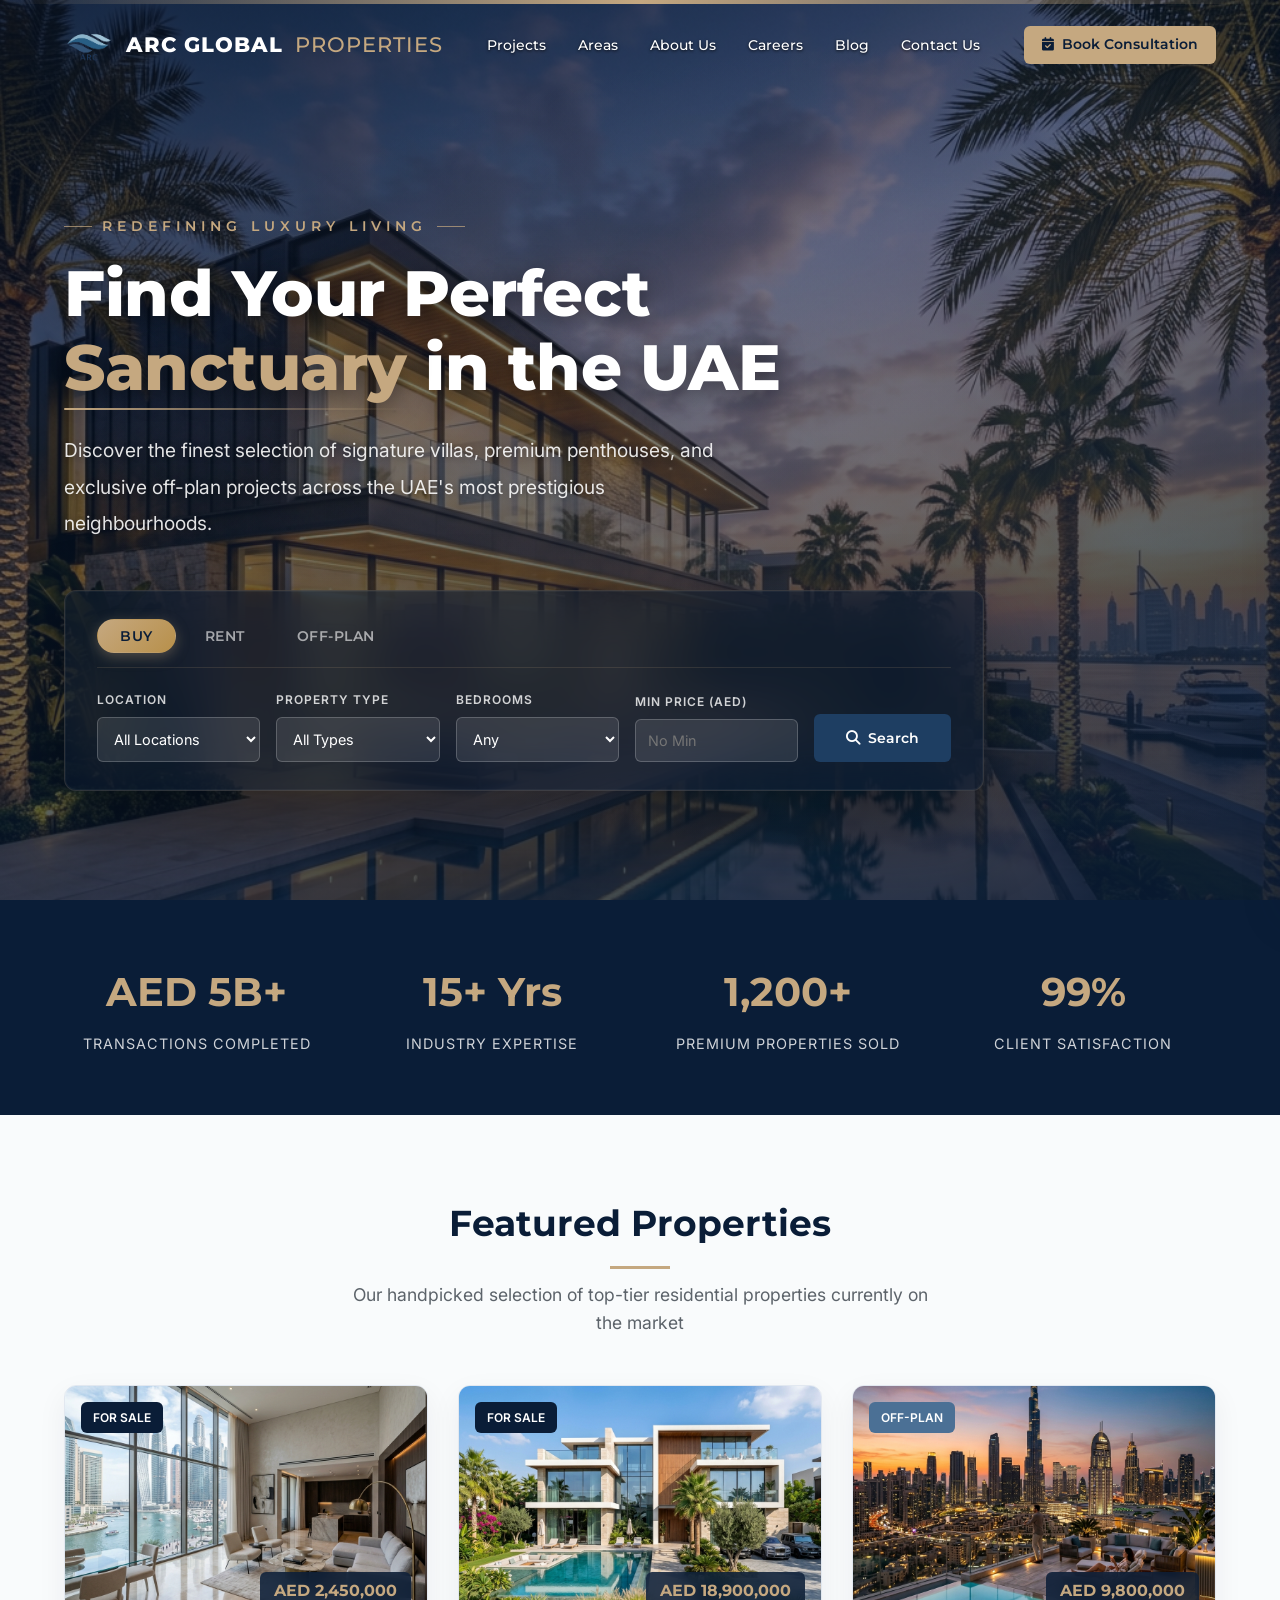
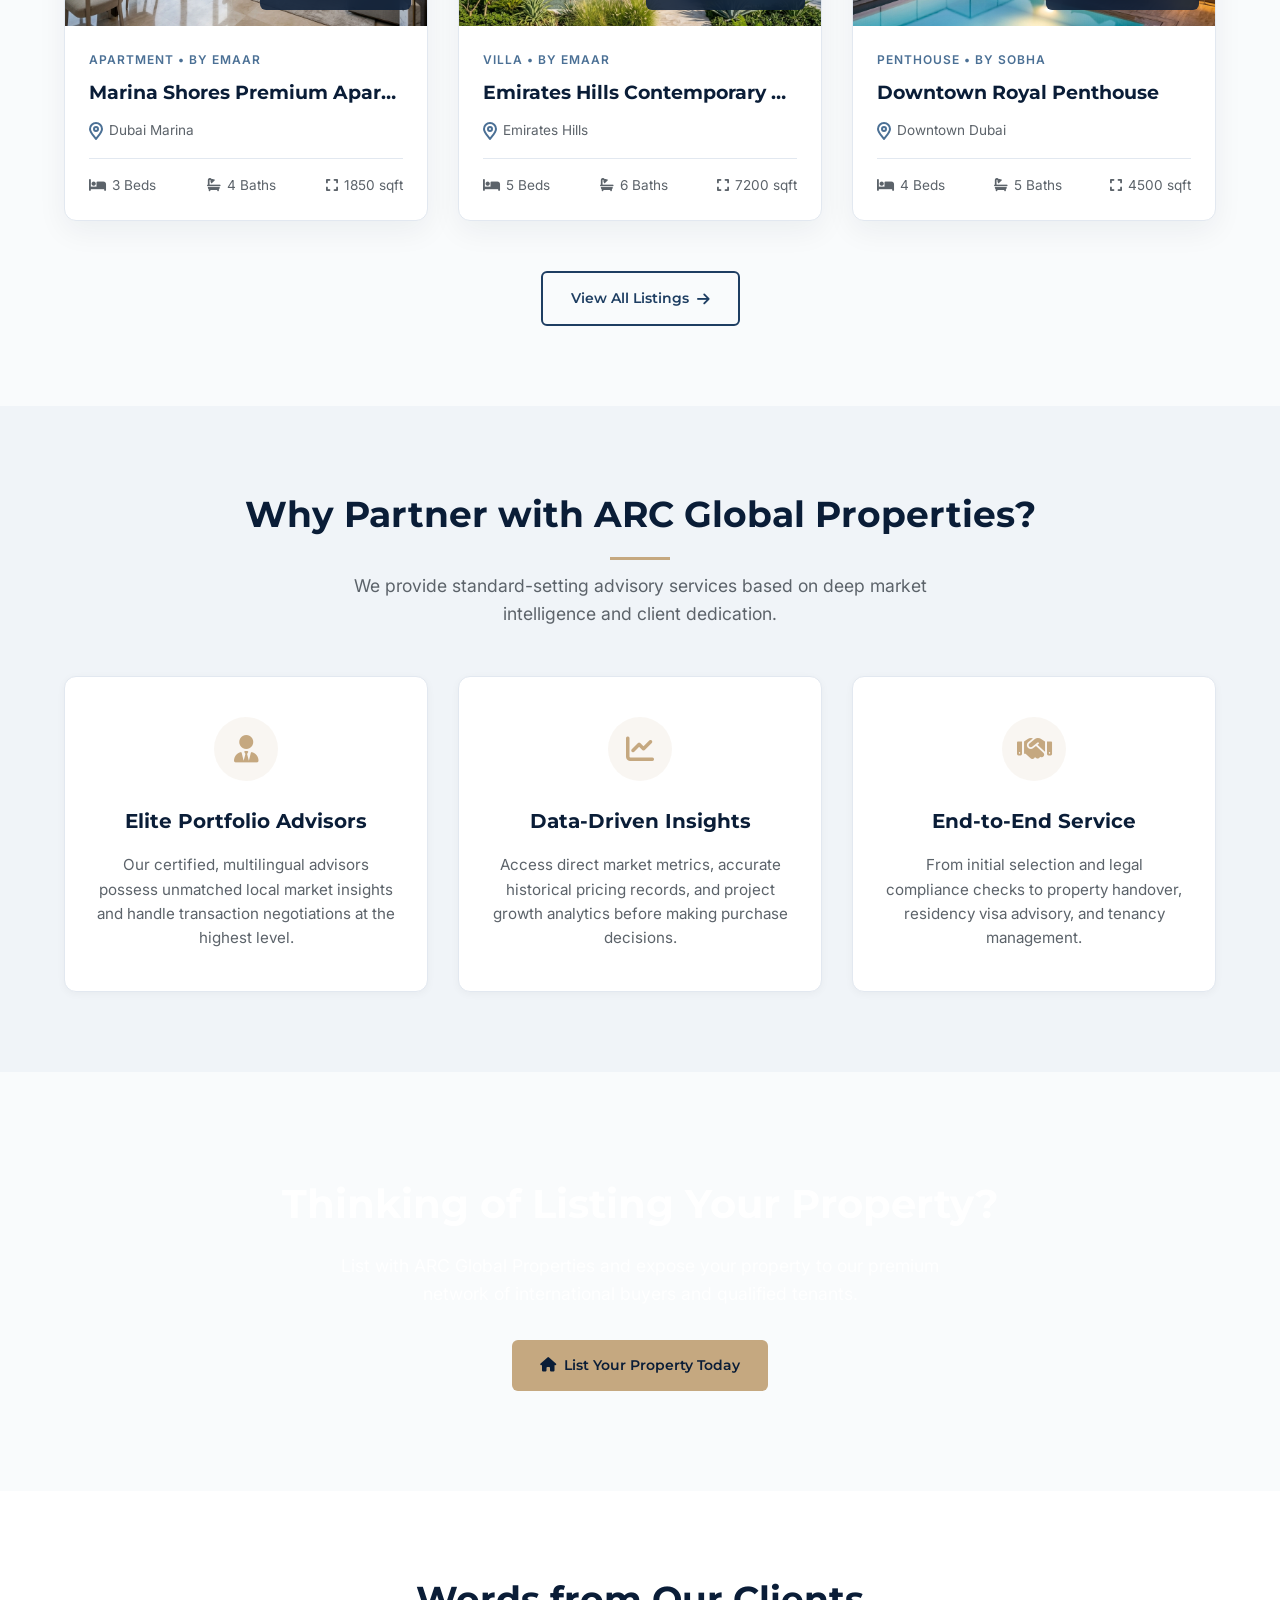
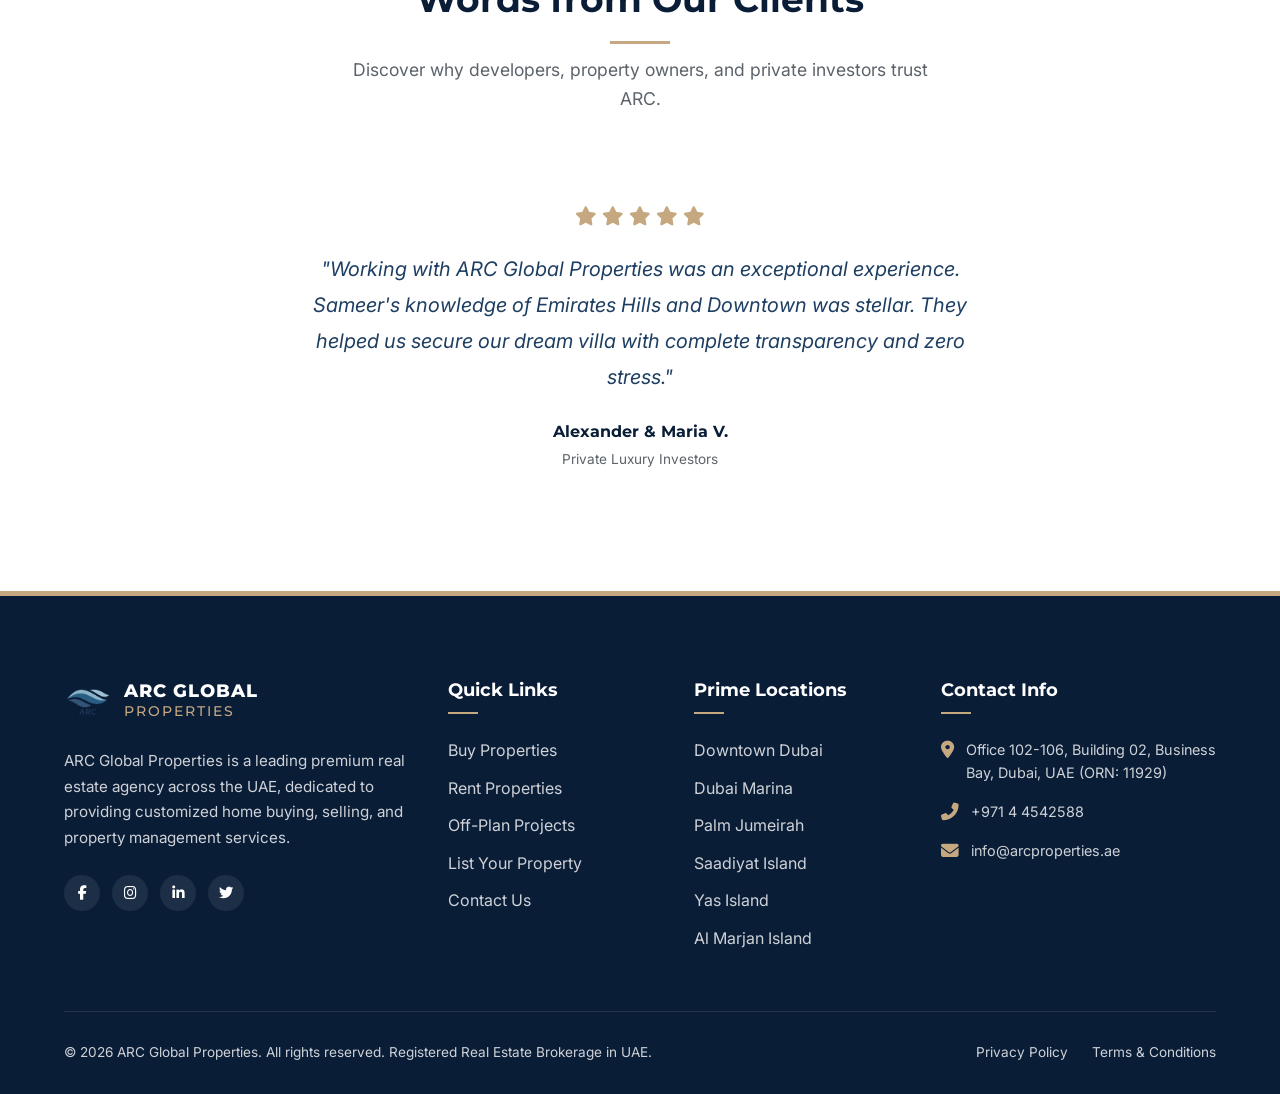
<file: index.html>
<!DOCTYPE html>
<html lang="en">
<head>
    <meta charset="UTF-8">
    <meta name="viewport" content="width=device-width, initial-scale=1.0">
    <title>ARC Global Properties | Premium Real Estate Agency in the UAE</title>
    <meta name="description" content="Explore luxury apartments, villas, and off-plan projects across the UAE with ARC Global Properties. Buy, rent, or list your property with the leading real estate agency in UAE.">
    <!-- Favicon / Tab Icon -->
    <link rel="shortcut icon" href="assets/logo.png" type="image/png">
    <!-- FontAwesome for Premium Icons -->
    <link rel="stylesheet" href="https://cdnjs.cloudflare.com/ajax/libs/font-awesome/6.4.0/css/all.min.css">
    <!-- Stylesheet -->
    <link rel="stylesheet" href="css/style.css">
</head>
<body>

    <!-- Header Navigation -->
    <header class="header" id="header">
        <div class="container header-container">
            <a href="index.html" class="logo">
                <img src="assets/logo.png" alt="ARC Global Properties Logo" class="logo-img">
                ARC GLOBAL<span>PROPERTIES</span>
            </a>
            
            <nav>
                <ul class="nav-menu">
                    <li><a href="off-plan.html" class="nav-link">Projects</a></li>
                    <li><a href="areas.html" class="nav-link">Areas</a></li>
                    <li><a href="about.html" class="nav-link">About Us</a></li>
                    <li><a href="careers.html" class="nav-link">Careers</a></li>
                    <li><a href="blog.html" class="nav-link">Blog</a></li>
                    <li><a href="contact.html" class="nav-link">Contact Us</a></li>
                </ul>
            </nav>

            <div class="nav-cta">
                <a href="contact.html" class="btn btn-primary"><i class="fas fa-calendar-check"></i> Book Consultation</a>
            </div>

            <div class="mobile-nav-toggle">
                <i class="fas fa-bars"></i>
            </div>
        </div>
    </header>

    <!-- Hero Section -->
    <section class="hero">
        <div class="container" style="position: relative; z-index: 2;">
            <div class="hero-content">
                <span class="hero-subtitle">Redefining Luxury Living</span>
                <h1 class="hero-title">Find Your Perfect <span class="text-gold">Sanctuary</span> in the UAE</h1>
                <p class="hero-desc">Discover the finest selection of signature villas, premium penthouses, and exclusive off-plan projects across the UAE's most prestigious neighbourhoods.</p>
            </div>

            <!-- Unified Search Widget -->
            <div class="search-widget">
                <div class="search-tabs">
                    <button class="search-tab active" data-purpose="sale">BUY</button>
                    <button class="search-tab" data-purpose="rent">RENT</button>
                    <button class="search-tab" data-purpose="off-plan">OFF-PLAN</button>
                </div>
                <form class="search-form" id="heroSearchForm">
                    <div class="form-group">
                        <label for="searchLocation">Location</label>
                        <select id="searchLocation">
                            <option value="">All Locations</option>
                            <optgroup label="Dubai">
                                <option value="Dubai Marina">Dubai Marina</option>
                                <option value="Downtown Dubai">Downtown Dubai</option>
                                <option value="Palm Jumeirah">Palm Jumeirah</option>
                                <option value="Business Bay">Business Bay</option>
                                <option value="Emirates Hills">Emirates Hills</option>
                                <option value="JBR">Jumeirah Beach Residence</option>
                            </optgroup>
                            <optgroup label="Abu Dhabi">
                                <option value="Saadiyat Island">Saadiyat Island</option>
                                <option value="Yas Island">Yas Island</option>
                                <option value="Al Reem Island">Al Reem Island</option>
                            </optgroup>
                            <optgroup label="Sharjah">
                                <option value="Al Majaz">Al Majaz</option>
                                <option value="Aljada">Aljada</option>
                            </optgroup>
                            <optgroup label="Ras Al Khaimah">
                                <option value="Al Marjan Island">Al Marjan Island</option>
                            </optgroup>
                        </select>
                    </div>
                    <div class="form-group">
                        <label for="searchType">Property Type</label>
                        <select id="searchType">
                            <option value="">All Types</option>
                            <option value="apartment">Apartment</option>
                            <option value="villa">Villa</option>
                            <option value="townhouse">Townhouse</option>
                            <option value="penthouse">Penthouse</option>
                        </select>
                    </div>
                    <div class="form-group">
                        <label for="searchBeds">Bedrooms</label>
                        <select id="searchBeds">
                            <option value="">Any</option>
                            <option value="1">1+ Bed</option>
                            <option value="2">2+ Bed</option>
                            <option value="3">3+ Bed</option>
                            <option value="4">4+ Bed</option>
                            <option value="5">5+ Bed</option>
                        </select>
                    </div>
                    <div class="form-group">
                        <label for="searchMinPrice">Min Price (AED)</label>
                        <input type="number" id="searchMinPrice" placeholder="No Min">
                    </div>
                    <button type="submit" class="btn btn-secondary search-submit"><i class="fas fa-search"></i> Search</button>
                </form>
            </div>
        </div>
    </section>

    <!-- Stats Section -->
    <section class="stats">
        <div class="container stats-grid">
            <div class="stat-item">
                <h3>AED 5B+</h3>
                <p>Transactions Completed</p>
            </div>
            <div class="stat-item">
                <h3>15+ Yrs</h3>
                <p>Industry Expertise</p>
            </div>
            <div class="stat-item">
                <h3>1,200+</h3>
                <p>Premium Properties Sold</p>
            </div>
            <div class="stat-item">
                <h3>99%</h3>
                <p>Client Satisfaction</p>
            </div>
        </div>
    </section>

    <!-- Featured Properties Section -->
    <section class="section">
        <div class="container">
            <div class="section-title">
                <h2>Featured Properties</h2>
                <p>Our handpicked selection of top-tier residential properties currently on the market</p>
            </div>

            <!-- Dynamic grid container populated by main.js -->
            <div class="property-grid" id="homeFeaturedGrid">
                <!-- Fallback content if JS fails -->
                <div style="text-align:center; grid-column: span 3; padding: 20px;">
                    <i class="fas fa-spinner fa-spin" style="font-size:2rem; color:var(--steel-blue);"></i>
                    <p style="margin-top:10px;">Loading exclusive properties...</p>
                </div>
            </div>

            <div style="text-align: center; margin-top: 50px;">
                <a href="properties.html" class="btn btn-outline">View All Listings <i class="fas fa-arrow-right"></i></a>
            </div>
        </div>
    </section>

    <!-- Why Choose Us Section -->
    <section class="section why-us">
        <div class="container">
            <div class="section-title">
                <h2>Why Partner with ARC Global Properties?</h2>
                <p>We provide standard-setting advisory services based on deep market intelligence and client dedication.</p>
            </div>

            <div class="why-grid">
                <div class="why-card">
                    <div class="why-icon">
                        <i class="fas fa-user-tie"></i>
                    </div>
                    <h3>Elite Portfolio Advisors</h3>
                    <p>Our certified, multilingual advisors possess unmatched local market insights and handle transaction negotiations at the highest level.</p>
                </div>

                <div class="why-card">
                    <div class="why-icon">
                        <i class="fas fa-chart-line"></i>
                    </div>
                    <h3>Data-Driven Insights</h3>
                    <p>Access direct market metrics, accurate historical pricing records, and project growth analytics before making purchase decisions.</p>
                </div>

                <div class="why-card">
                    <div class="why-icon">
                        <i class="fas fa-handshake"></i>
                    </div>
                    <h3>End-to-End Service</h3>
                    <p>From initial selection and legal compliance checks to property handover, residency visa advisory, and tenancy management.</p>
                </div>
            </div>
        </div>
    </section>

    <!-- CTA Section -->
    <section class="cta-banner">
        <div class="container cta-content">
            <h2>Thinking of Listing Your Property?</h2>
            <p>List with ARC Global Properties and expose your property to our premium network of international buyers and qualified tenants.</p>
            <a href="list-property.html" class="btn btn-primary"><i class="fas fa-home"></i> List Your Property Today</a>
        </div>
    </section>

    <!-- Testimonials Section -->
    <section class="section testimonials">
        <div class="container testimonial-container">
            <div class="section-title">
                <h2>Words from Our Clients</h2>
                <p>Discover why developers, property owners, and private investors trust ARC.</p>
            </div>
            
            <div class="testimonial-card">
                <div class="testimonial-stars">
                    <i class="fas fa-star"></i>
                    <i class="fas fa-star"></i>
                    <i class="fas fa-star"></i>
                    <i class="fas fa-star"></i>
                    <i class="fas fa-star"></i>
                </div>
                <p class="testimonial-text">"Working with ARC Global Properties was an exceptional experience. Sameer's knowledge of Emirates Hills and Downtown was stellar. They helped us secure our dream villa with complete transparency and zero stress."</p>
                <div class="testimonial-author">
                    <h4>Alexander &amp; Maria V.</h4>
                    <p>Private Luxury Investors</p>
                </div>
            </div>
        </div>
    </section>

    <!-- Footer -->
    <footer class="footer">
        <div class="container">
            <div class="footer-grid">
                <div class="footer-about">
                    <a href="index.html" class="footer-logo">
                        <img src="assets/logo.png" alt="ARC Global Properties Logo">
                        <span class="footer-logo-text">
                            <span class="footer-logo-line1">ARC GLOBAL</span>
                            <span class="footer-logo-line2">PROPERTIES</span>
                        </span>
                    </a>
                    <p>ARC Global Properties is a leading premium real estate agency across the UAE, dedicated to providing customized home buying, selling, and property management services.</p>
                    <div class="footer-socials">
                        <a href="#" class="social-icon"><i class="fab fa-facebook-f"></i></a>
                        <a href="#" class="social-icon"><i class="fab fa-instagram"></i></a>
                        <a href="#" class="social-icon"><i class="fab fa-linkedin-in"></i></a>
                        <a href="#" class="social-icon"><i class="fab fa-twitter"></i></a>
                    </div>
                </div>

                <div class="footer-links">
                    <h3>Quick Links</h3>
                    <ul>
                        <li><a href="properties.html?purpose=sale">Buy Properties</a></li>
                        <li><a href="properties.html?purpose=rent">Rent Properties</a></li>
                        <li><a href="off-plan.html">Off-Plan Projects</a></li>
                        <li><a href="list-property.html">List Your Property</a></li>
                        <li><a href="contact.html">Contact Us</a></li>
                    </ul>
                </div>

                <div class="footer-links">
                    <h3>Prime Locations</h3>
                    <ul>
                        <li><a href="properties.html?location=Downtown%20Dubai">Downtown Dubai</a></li>
                        <li><a href="properties.html?location=Dubai%20Marina">Dubai Marina</a></li>
                        <li><a href="properties.html?location=Palm%20Jumeirah">Palm Jumeirah</a></li>
                        <li><a href="properties.html?location=Saadiyat%20Island">Saadiyat Island</a></li>
                        <li><a href="properties.html?location=Yas%20Island">Yas Island</a></li>
                        <li><a href="properties.html?location=Al%20Marjan%20Island">Al Marjan Island</a></li>
                    </ul>
                </div>

                <div class="footer-contact">
                    <h3>Contact Info</h3>
                    <ul>
                        <li>
                            <i class="fas fa-map-marker-alt"></i>
                            <span>Office 102-106, Building 02, Business Bay, Dubai, UAE (ORN: 11929)</span>
                        </li>
                        <li>
                            <i class="fas fa-phone-alt"></i>
                            <a href="tel:+97144542588">+971 4 4542588</a>
                        </li>
                        <li>
                            <i class="fas fa-envelope"></i>
                            <a href="mailto:info@arcproperties.ae">info@arcproperties.ae</a>
                        </li>
                    </ul>
                </div>
            </div>

            <div class="footer-bottom">
                <p>&copy; 2026 ARC Global Properties. All rights reserved. Registered Real Estate Brokerage in UAE.</p>
                <div class="footer-bottom-links">
                    <a href="#">Privacy Policy</a>
                    <a href="#">Terms &amp; Conditions</a>
                </div>
            </div>
        </div>
    </footer>

    <!-- Mobile Navigation Drawer -->
    <div class="overlay"></div>
    <div class="mobile-nav">
        <div class="mobile-nav-close">
            <i class="fas fa-times"></i>
        </div>
        <ul class="mobile-menu">
            <li><a href="off-plan.html" class="mobile-link">Projects</a></li>
            <li><a href="areas.html" class="mobile-link">Areas</a></li>
            <li><a href="about.html" class="mobile-link">About Us</a></li>
            <li><a href="careers.html" class="mobile-link">Careers</a></li>
            <li><a href="blog.html" class="mobile-link">Blog</a></li>
            <li><a href="contact.html" class="mobile-link">Contact Us</a></li>
        </ul>
    </div>

    <!-- Page Transition Overlay -->
    <div class="page-transition-overlay"></div>

    <!-- Success Modal -->
    <div class="success-modal" id="successModal">
        <div class="success-modal-content">
            <div class="success-icon">
                <i class="fas fa-check"></i>
            </div>
            <h3 id="successModalTitle">Submission Successful</h3>
            <p id="successModalMessage">Thank you for getting in touch with us.</p>
            <button class="btn btn-secondary" id="successModalClose">Close</button>
        </div>
    </div>

    <!-- Scripts -->
    <script src="js/main.js"></script>
</body>
</html>
</file>
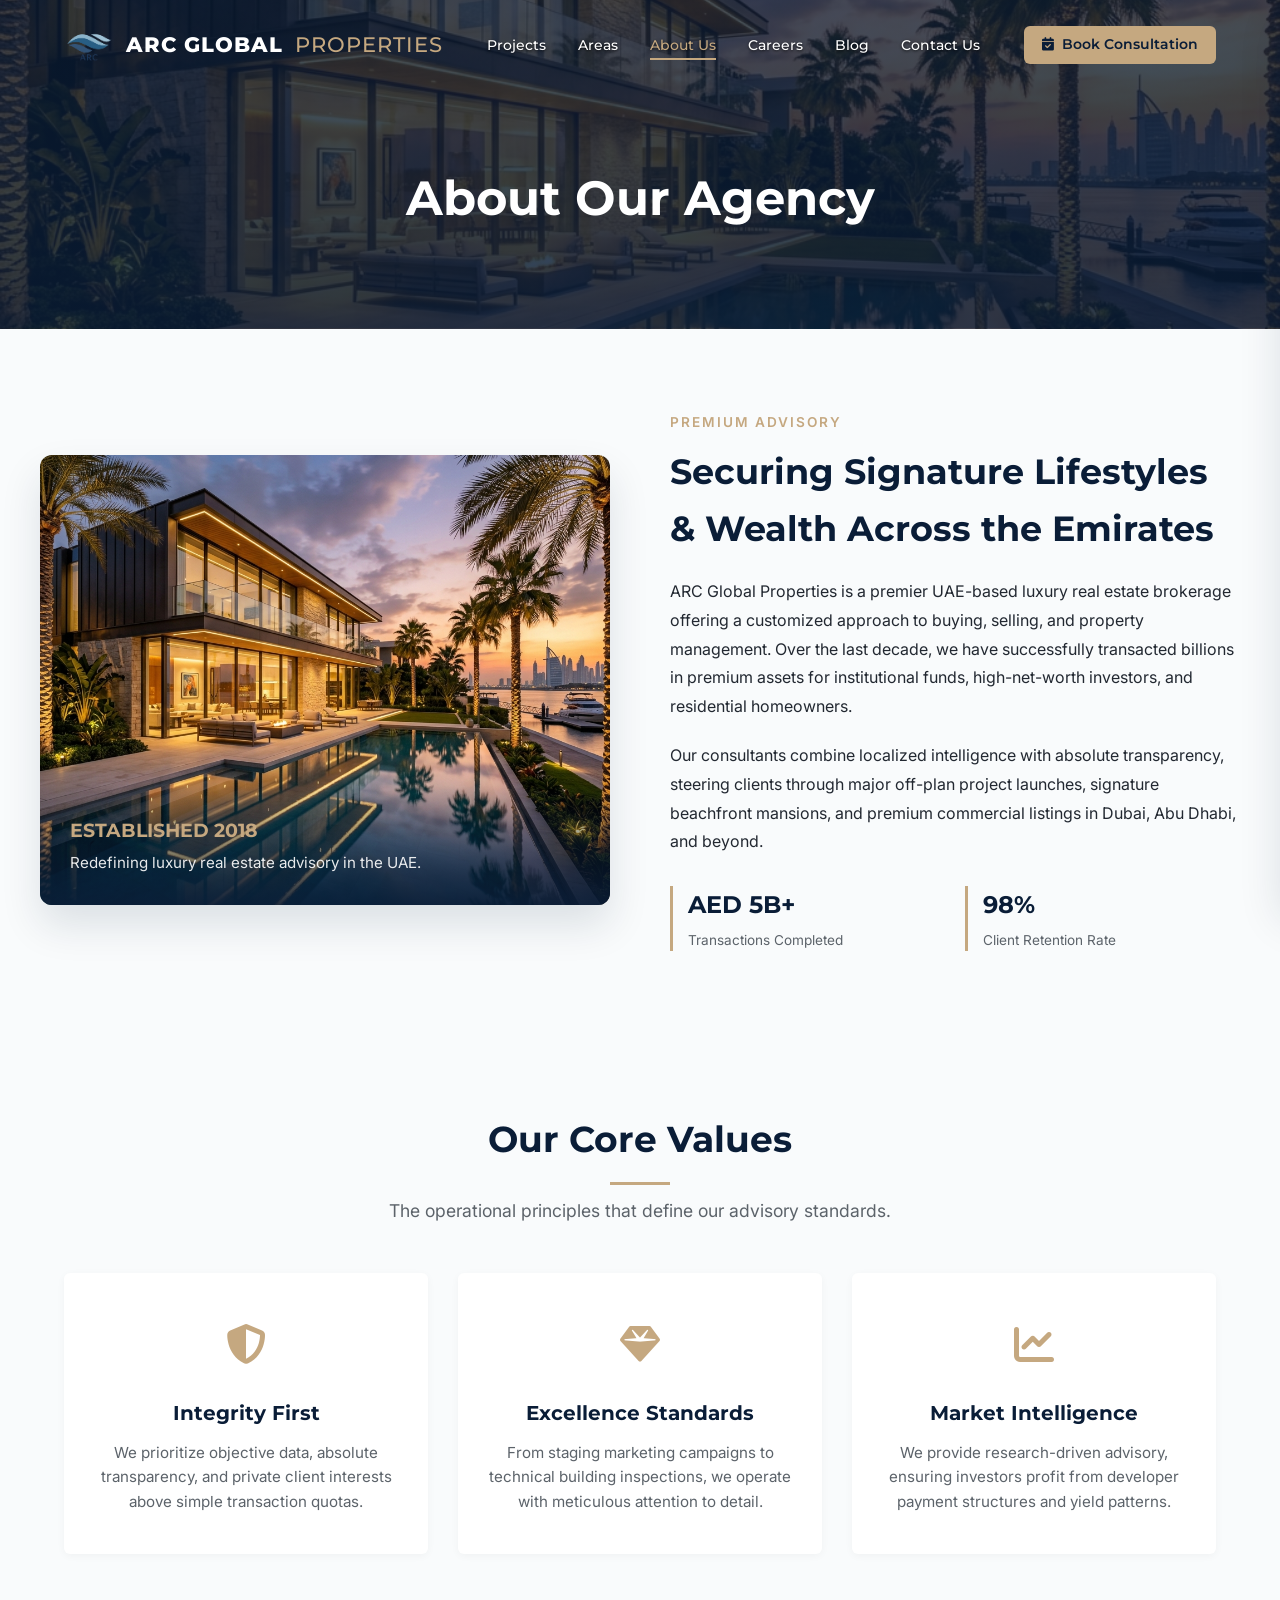
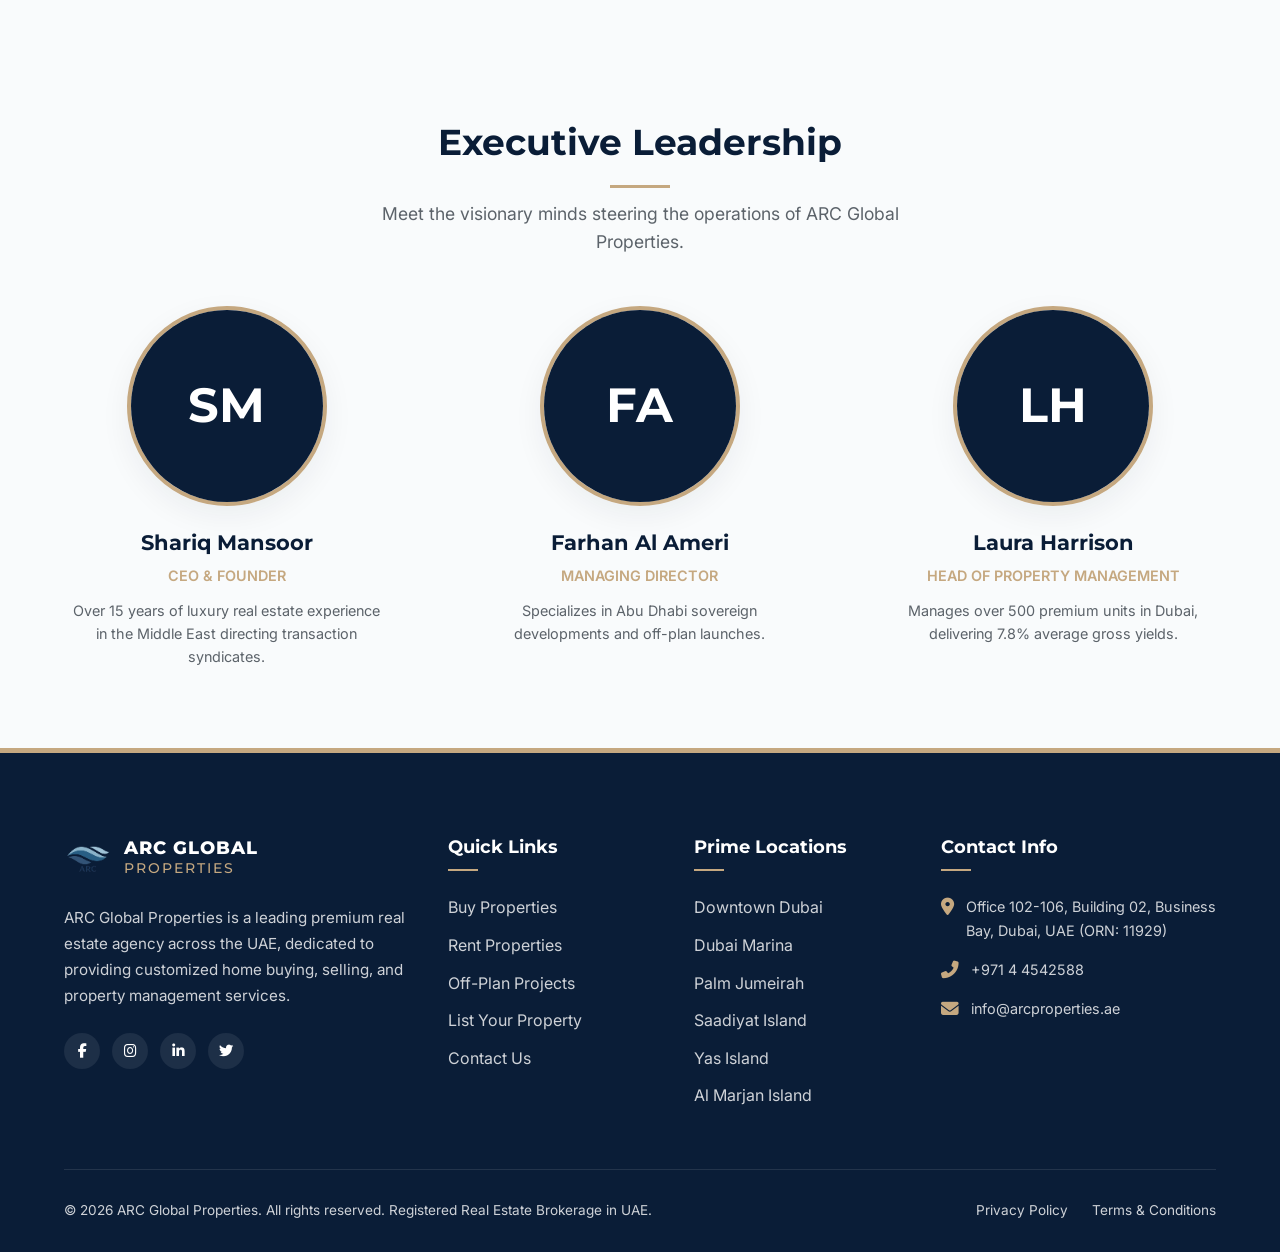
<file: about.html>
<!DOCTYPE html>
<html lang="en">
<head>
    <meta charset="UTF-8">
    <meta name="viewport" content="width=device-width, initial-scale=1.0">
    <title>About Us | ARC Global Properties</title>
    <meta name="description" content="Learn more about ARC Global Properties, the leading premium real estate brokerage in the UAE. Discover our history, mission, values, and leadership team.">
    <!-- Favicon / Tab Icon -->
    <link rel="shortcut icon" href="assets/logo.png" type="image/png">
    <!-- FontAwesome for Premium Icons -->
    <link rel="stylesheet" href="https://cdnjs.cloudflare.com/ajax/libs/font-awesome/6.4.0/css/all.min.css">
    <!-- Stylesheet -->
    <link rel="stylesheet" href="css/style.css">
</head>
<body>

    <!-- Header Navigation -->
    <header class="header scrolled" id="header">
        <div class="container header-container">
            <a href="index.html" class="logo">
                <img src="assets/logo.png" alt="ARC Global Properties Logo" class="logo-img">
                ARC GLOBAL<span>PROPERTIES</span>
            </a>
            
            <nav>
                <ul class="nav-menu">
                    <li><a href="off-plan.html" class="nav-link">Projects</a></li>
                    <li><a href="areas.html" class="nav-link">Areas</a></li>
                    <li><a href="about.html" class="nav-link active">About Us</a></li>
                    <li><a href="careers.html" class="nav-link">Careers</a></li>
                    <li><a href="blog.html" class="nav-link">Blog</a></li>
                    <li><a href="contact.html" class="nav-link">Contact Us</a></li>
                </ul>
            </nav>

            <div class="nav-cta">
                <a href="contact.html" class="btn btn-primary"><i class="fas fa-calendar-check"></i> Book Consultation</a>
            </div>

            <div class="mobile-nav-toggle">
                <i class="fas fa-bars"></i>
            </div>
        </div>
    </header>

    <section class="page-banner">
        <div class="container">
            <h1>About Our Agency</h1>
        </div>
    </section>

    <!-- About Agency Intro -->
    <section class="section container">
        <div class="about-grid" style="display: grid; grid-template-columns: 1fr 1fr; gap: 60px; align-items: center;">
            <div class="about-img-wrapper" style="position: relative; border-radius: var(--radius-md); overflow: hidden; box-shadow: var(--shadow-lg);">
                <img src="assets/hero-bg.png" alt="ARC Global Properties Office" style="width: 100%; height: 450px; object-fit: cover;">
                <div style="position: absolute; bottom: 0; left: 0; right: 0; background: linear-gradient(transparent, rgba(10,29,55,0.9)); padding: 30px; color: white;">
                    <h3 style="font-family: var(--font-heading); color: var(--gold); margin-bottom: 5px;">ESTABLISHED 2018</h3>
                    <p style="margin: 0; font-size: 0.95rem; opacity: 0.9;">Redefining luxury real estate advisory in the UAE.</p>
                </div>
            </div>
            <div class="about-text-content">
                <span style="color: var(--gold); text-transform: uppercase; letter-spacing: 2px; font-weight: 600; font-size: 0.85rem;">PREMIUM ADVISORY</span>
                <h2 style="font-family: var(--font-heading); font-size: 2.2rem; color: var(--primary-navy); margin: 10px 0 20px;">Securing Signature Lifestyles &amp; Wealth Across the Emirates</h2>
                <p style="line-height: 1.8; color: var(--text-dark); margin-bottom: 20px;">ARC Global Properties is a premier UAE-based luxury real estate brokerage offering a customized approach to buying, selling, and property management. Over the last decade, we have successfully transacted billions in premium assets for institutional funds, high-net-worth investors, and residential homeowners.</p>
                <p style="line-height: 1.8; color: var(--text-dark); margin-bottom: 30px;">Our consultants combine localized intelligence with absolute transparency, steering clients through major off-plan project launches, signature beachfront mansions, and premium commercial listings in Dubai, Abu Dhabi, and beyond.</p>
                
                <div style="display: grid; grid-template-columns: 1fr 1fr; gap: 20px;">
                    <div style="border-left: 3px solid var(--gold); padding-left: 15px;">
                        <h4 style="font-family: var(--font-heading); font-size: 1.5rem; color: var(--primary-navy); margin-bottom: 5px;">AED 5B+</h4>
                        <p style="margin: 0; font-size: 0.85rem; color: var(--text-muted);">Transactions Completed</p>
                    </div>
                    <div style="border-left: 3px solid var(--gold); padding-left: 15px;">
                        <h4 style="font-family: var(--font-heading); font-size: 1.5rem; color: var(--primary-navy); margin-bottom: 5px;">98%</h4>
                        <p style="margin: 0; font-size: 0.85rem; color: var(--text-muted);">Client Retention Rate</p>
                    </div>
                </div>
            </div>
        </div>
    </section>

    <!-- Corporate Values -->
    <section style="background-color: var(--bg-light); padding: 80px 0;">
        <div class="container">
            <div class="section-title">
                <h2>Our Core Values</h2>
                <p>The operational principles that define our advisory standards.</p>
            </div>
            <div style="display: grid; grid-template-columns: repeat(auto-fit, minmax(280px, 1fr)); gap: 30px; margin-top: 40px;">
                <div style="background: white; padding: 40px 30px; border-radius: var(--radius-sm); box-shadow: var(--shadow-sm); text-align: center; transition: transform 0.3s;" onmouseover="this.style.transform='translateY(-5px)'" onmouseout="this.style.transform='translateY(0)'">
                    <div style="font-size: 2.5rem; color: var(--gold); margin-bottom: 20px;"><i class="fas fa-shield-alt"></i></div>
                    <h3 style="font-family: var(--font-heading); font-size: 1.25rem; color: var(--primary-navy); margin-bottom: 12px;">Integrity First</h3>
                    <p style="font-size: 0.95rem; line-height: 1.6; color: var(--text-muted); margin: 0;">We prioritize objective data, absolute transparency, and private client interests above simple transaction quotas.</p>
                </div>
                <div style="background: white; padding: 40px 30px; border-radius: var(--radius-sm); box-shadow: var(--shadow-sm); text-align: center; transition: transform 0.3s;" onmouseover="this.style.transform='translateY(-5px)'" onmouseout="this.style.transform='translateY(0)'">
                    <div style="font-size: 2.5rem; color: var(--gold); margin-bottom: 20px;"><i class="fas fa-gem"></i></div>
                    <h3 style="font-family: var(--font-heading); font-size: 1.25rem; color: var(--primary-navy); margin-bottom: 12px;">Excellence Standards</h3>
                    <p style="font-size: 0.95rem; line-height: 1.6; color: var(--text-muted); margin: 0;">From staging marketing campaigns to technical building inspections, we operate with meticulous attention to detail.</p>
                </div>
                <div style="background: white; padding: 40px 30px; border-radius: var(--radius-sm); box-shadow: var(--shadow-sm); text-align: center; transition: transform 0.3s;" onmouseover="this.style.transform='translateY(-5px)'" onmouseout="this.style.transform='translateY(0)'">
                    <div style="font-size: 2.5rem; color: var(--gold); margin-bottom: 20px;"><i class="fas fa-chart-line"></i></div>
                    <h3 style="font-family: var(--font-heading); font-size: 1.25rem; color: var(--primary-navy); margin-bottom: 12px;">Market Intelligence</h3>
                    <p style="font-size: 0.95rem; line-height: 1.6; color: var(--text-muted); margin: 0;">We provide research-driven advisory, ensuring investors profit from developer payment structures and yield patterns.</p>
                </div>
            </div>
        </div>
    </section>

    <!-- Leadership Section -->
    <section class="section container">
        <div class="section-title">
            <h2>Executive Leadership</h2>
            <p>Meet the visionary minds steering the operations of ARC Global Properties.</p>
        </div>
        <div style="display: grid; grid-template-columns: repeat(auto-fit, minmax(280px, 1fr)); gap: 40px; margin-top: 50px;">
            <div style="text-align: center;">
                <div style="width: 200px; height: 200px; border-radius: 50%; overflow: hidden; margin: 0 auto 20px; border: 4px solid var(--gold); box-shadow: var(--shadow-md);">
                    <div style="background-color: var(--primary-navy); color: white; width:100%; height:100%; display:flex; align-items:center; justify-content:center; font-weight:700; font-size:3rem; font-family: var(--font-heading);">
                        SM
                    </div>
                </div>
                <h3 style="font-family: var(--font-heading); font-size: 1.3rem; color: var(--primary-navy); margin-bottom: 5px;">Shariq Mansoor</h3>
                <p style="color: var(--gold); font-size: 0.9rem; font-weight: 600; text-transform: uppercase; margin-bottom: 12px;">CEO &amp; Founder</p>
                <p style="font-size: 0.9rem; line-height: 1.6; color: var(--text-muted); max-width: 320px; margin: 0 auto;">Over 15 years of luxury real estate experience in the Middle East directing transaction syndicates.</p>
            </div>
            <div style="text-align: center;">
                <div style="width: 200px; height: 200px; border-radius: 50%; overflow: hidden; margin: 0 auto 20px; border: 4px solid var(--gold); box-shadow: var(--shadow-md);">
                    <div style="background-color: var(--primary-navy); color: white; width:100%; height:100%; display:flex; align-items:center; justify-content:center; font-weight:700; font-size:3rem; font-family: var(--font-heading);">
                        FA
                    </div>
                </div>
                <h3 style="font-family: var(--font-heading); font-size: 1.3rem; color: var(--primary-navy); margin-bottom: 5px;">Farhan Al Ameri</h3>
                <p style="color: var(--gold); font-size: 0.9rem; font-weight: 600; text-transform: uppercase; margin-bottom: 12px;">Managing Director</p>
                <p style="font-size: 0.9rem; line-height: 1.6; color: var(--text-muted); max-width: 320px; margin: 0 auto;">Specializes in Abu Dhabi sovereign developments and off-plan launches.</p>
            </div>
            <div style="text-align: center;">
                <div style="width: 200px; height: 200px; border-radius: 50%; overflow: hidden; margin: 0 auto 20px; border: 4px solid var(--gold); box-shadow: var(--shadow-md);">
                    <div style="background-color: var(--primary-navy); color: white; width:100%; height:100%; display:flex; align-items:center; justify-content:center; font-weight:700; font-size:3rem; font-family: var(--font-heading);">
                        LH
                    </div>
                </div>
                <h3 style="font-family: var(--font-heading); font-size: 1.3rem; color: var(--primary-navy); margin-bottom: 5px;">Laura Harrison</h3>
                <p style="color: var(--gold); font-size: 0.9rem; font-weight: 600; text-transform: uppercase; margin-bottom: 12px;">Head of Property Management</p>
                <p style="font-size: 0.9rem; line-height: 1.6; color: var(--text-muted); max-width: 320px; margin: 0 auto;">Manages over 500 premium units in Dubai, delivering 7.8% average gross yields.</p>
            </div>
        </div>
    </section>

    <!-- Footer -->
    <footer class="footer">
        <div class="container">
            <div class="footer-grid">
                <div class="footer-about">
                    <a href="index.html" class="footer-logo">
                        <img src="assets/logo.png" alt="ARC Global Properties Logo">
                        <span class="footer-logo-text">
                            <span class="footer-logo-line1">ARC GLOBAL</span>
                            <span class="footer-logo-line2">PROPERTIES</span>
                        </span>
                    </a>
                    <p>ARC Global Properties is a leading premium real estate agency across the UAE, dedicated to providing customized home buying, selling, and property management services.</p>
                    <div class="footer-socials">
                        <a href="#" class="social-icon"><i class="fab fa-facebook-f"></i></a>
                        <a href="#" class="social-icon"><i class="fab fa-instagram"></i></a>
                        <a href="#" class="social-icon"><i class="fab fa-linkedin-in"></i></a>
                        <a href="#" class="social-icon"><i class="fab fa-twitter"></i></a>
                    </div>
                </div>

                <div class="footer-links">
                    <h3>Quick Links</h3>
                    <ul>
                        <li><a href="properties.html?purpose=sale">Buy Properties</a></li>
                        <li><a href="properties.html?purpose=rent">Rent Properties</a></li>
                        <li><a href="off-plan.html">Off-Plan Projects</a></li>
                        <li><a href="list-property.html">List Your Property</a></li>
                        <li><a href="contact.html">Contact Us</a></li>
                    </ul>
                </div>

                <div class="footer-links">
                    <h3>Prime Locations</h3>
                    <ul>
                        <li><a href="properties.html?location=Downtown%20Dubai">Downtown Dubai</a></li>
                        <li><a href="properties.html?location=Dubai%20Marina">Dubai Marina</a></li>
                        <li><a href="properties.html?location=Palm%20Jumeirah">Palm Jumeirah</a></li>
                        <li><a href="properties.html?location=Saadiyat%20Island">Saadiyat Island</a></li>
                        <li><a href="properties.html?location=Yas%20Island">Yas Island</a></li>
                        <li><a href="properties.html?location=Al%20Marjan%20Island">Al Marjan Island</a></li>
                    </ul>
                </div>

                <div class="footer-contact">
                    <h3>Contact Info</h3>
                    <ul>
                        <li>
                            <i class="fas fa-map-marker-alt"></i>
                            <span>Office 102-106, Building 02, Business Bay, Dubai, UAE (ORN: 11929)</span>
                        </li>
                        <li>
                            <i class="fas fa-phone-alt"></i>
                            <a href="tel:+97144542588">+971 4 4542588</a>
                        </li>
                        <li>
                            <i class="fas fa-envelope"></i>
                            <a href="mailto:info@arcproperties.ae">info@arcproperties.ae</a>
                        </li>
                    </ul>
                </div>
            </div>

            <div class="footer-bottom">
                <p>&copy; 2026 ARC Global Properties. All rights reserved. Registered Real Estate Brokerage in UAE.</p>
                <div class="footer-bottom-links">
                    <a href="#">Privacy Policy</a>
                    <a href="#">Terms &amp; Conditions</a>
                </div>
            </div>
        </div>
    </footer>

    <!-- Mobile Navigation Drawer -->
    <div class="overlay"></div>
    <div class="mobile-nav">
        <div class="mobile-nav-close">
            <i class="fas fa-times"></i>
        </div>
        <ul class="mobile-menu">
            <li><a href="off-plan.html" class="mobile-link">Projects</a></li>
            <li><a href="areas.html" class="mobile-link">Areas</a></li>
            <li><a href="about.html" class="mobile-link active">About Us</a></li>
            <li><a href="careers.html" class="mobile-link">Careers</a></li>
            <li><a href="blog.html" class="mobile-link">Blog</a></li>
            <li><a href="contact.html" class="mobile-link">Contact Us</a></li>
        </ul>
    </div>

    <!-- Page Transition Overlay -->
    <div class="page-transition-overlay"></div>

    <!-- Success Pop-up Modal -->
    <div class="success-modal" id="successModal">
        <div class="success-modal-content">
            <div class="success-icon"><i class="fas fa-check"></i></div>
            <h3 id="successModalTitle">Success!</h3>
            <p id="successModalMessage">Your request was submitted successfully.</p>
            <button class="btn btn-secondary" id="successModalClose">Close</button>
        </div>
    </div>

    <!-- Scripts -->
    <script src="js/main.js"></script>
</body>
</html>
</file>
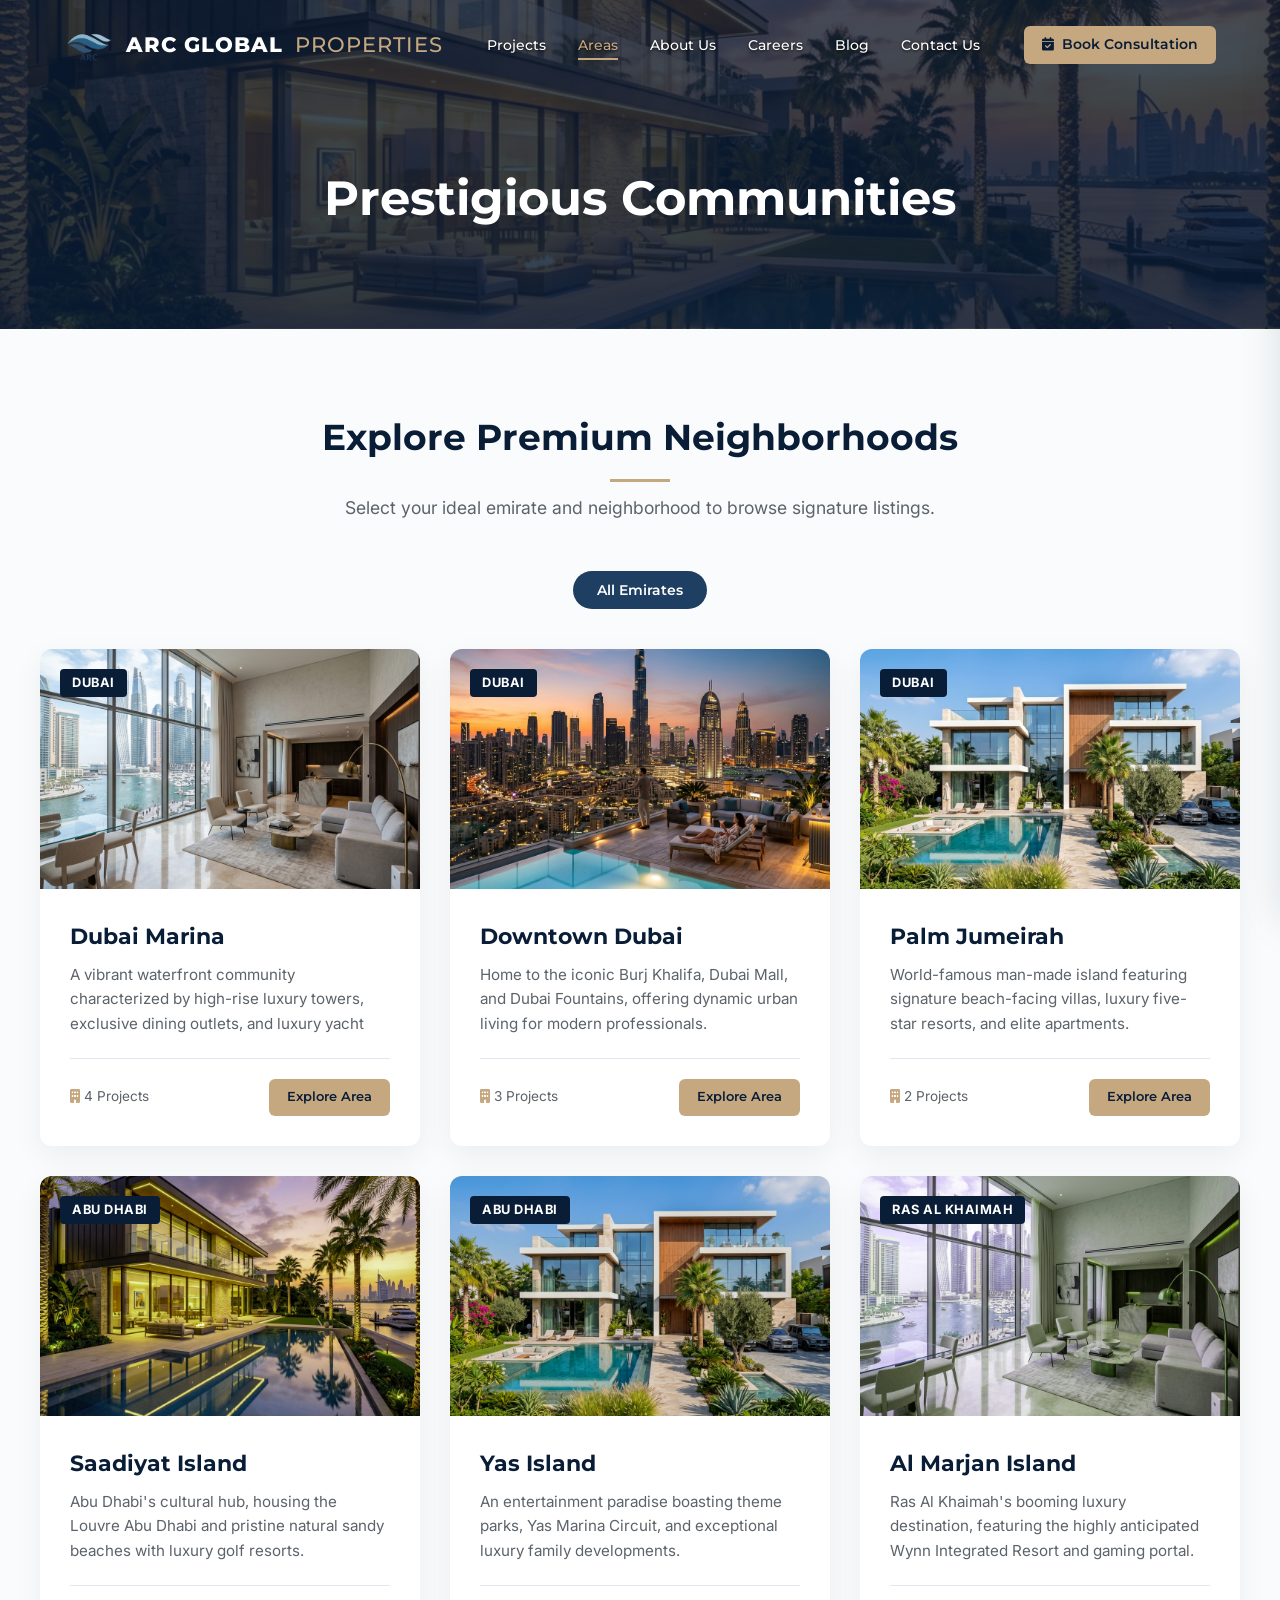
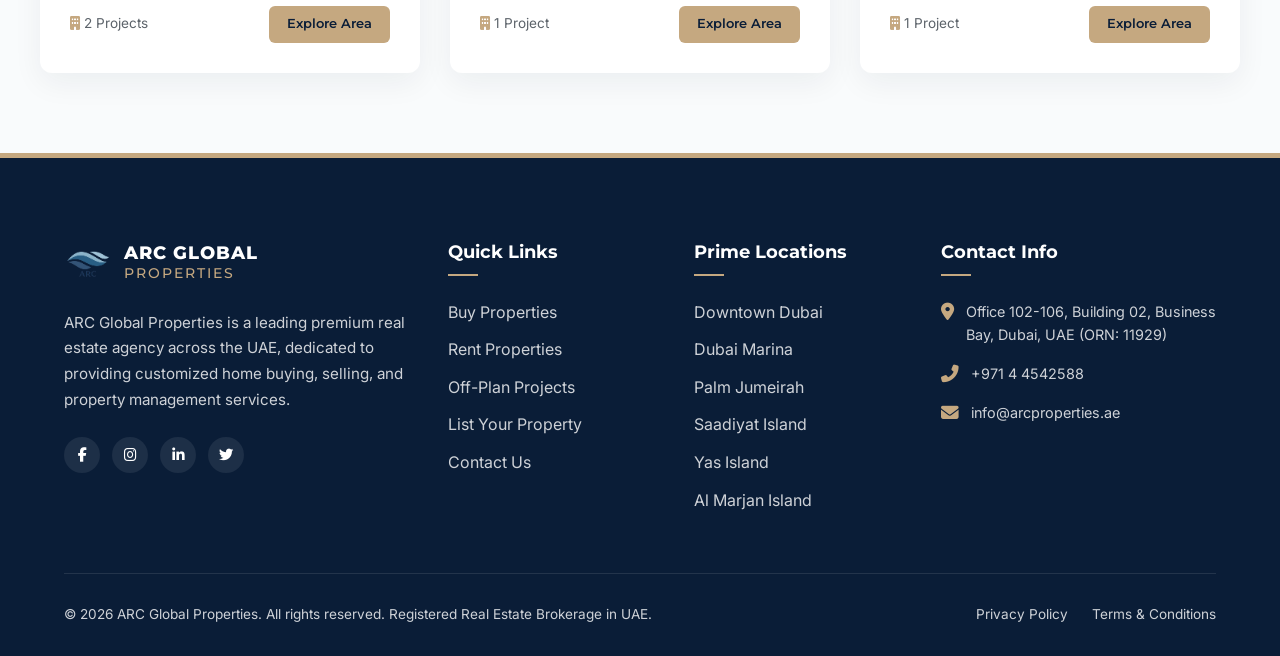
<file: areas.html>
<!DOCTYPE html>
<html lang="en">
<head>
    <meta charset="UTF-8">
    <meta name="viewport" content="width=device-width, initial-scale=1.0">
    <title>Prime Areas &amp; Communities | ARC Global Properties</title>
    <meta name="description" content="Explore the most prestigious luxury communities in the UAE. From beachfront villas in Palm Jumeirah to high-end apartments in Saadiyat Island and Downtown Dubai.">
    <!-- Favicon / Tab Icon -->
    <link rel="shortcut icon" href="assets/logo.png" type="image/png">
    <!-- FontAwesome for Premium Icons -->
    <link rel="stylesheet" href="https://cdnjs.cloudflare.com/ajax/libs/font-awesome/6.4.0/css/all.min.css">
    <!-- Stylesheet -->
    <link rel="stylesheet" href="css/style.css">
</head>
<body>

    <!-- Header Navigation -->
    <header class="header scrolled" id="header">
        <div class="container header-container">
            <a href="index.html" class="logo">
                <img src="assets/logo.png" alt="ARC Global Properties Logo" class="logo-img">
                ARC GLOBAL<span>PROPERTIES</span>
            </a>
            
            <nav>
                <ul class="nav-menu">
                    <li><a href="off-plan.html" class="nav-link">Projects</a></li>
                    <li><a href="areas.html" class="nav-link active">Areas</a></li>
                    <li><a href="about.html" class="nav-link">About Us</a></li>
                    <li><a href="careers.html" class="nav-link">Careers</a></li>
                    <li><a href="blog.html" class="nav-link">Blog</a></li>
                    <li><a href="contact.html" class="nav-link">Contact Us</a></li>
                </ul>
            </nav>

            <div class="nav-cta">
                <a href="contact.html" class="btn btn-primary"><i class="fas fa-calendar-check"></i> Book Consultation</a>
            </div>

            <div class="mobile-nav-toggle">
                <i class="fas fa-bars"></i>
            </div>
        </div>
    </header>

    <section class="page-banner">
        <div class="container">
            <h1>Prestigious Communities</h1>
        </div>
    </section>

    <!-- Communities Explorer -->
    <section class="section container">
        <div class="section-title">
            <h2>Explore Premium Neighborhoods</h2>
            <p>Select your ideal emirate and neighborhood to browse signature listings.</p>
        </div>

        <!-- Emirates Filter Tabs -->
        <div style="display: flex; justify-content: center; gap: 15px; margin-bottom: 40px;">
            <button class="btn btn-secondary" style="border-radius: 50px; padding: 10px 24px;">All Emirates</button>
        </div>

        <!-- Areas Grid -->
        <div style="display: grid; grid-template-columns: repeat(auto-fit, minmax(340px, 1fr)); gap: 30px;">
            
            <!-- Dubai Marina -->
            <div style="background-color: white; border-radius: var(--radius-md); overflow: hidden; box-shadow: var(--shadow-md); transition: transform 0.3s;" onmouseover="this.style.transform='translateY(-6px)'" onmouseout="this.style.transform='translateY(0)'">
                <div style="height: 240px; overflow: hidden; position: relative;">
                    <img src="assets/prop-apartment.png" alt="Dubai Marina" style="width: 100%; height: 100%; object-fit: cover;">
                    <span style="position: absolute; top: 20px; left: 20px; background-color: var(--primary-navy); color: white; padding: 4px 12px; border-radius: 4px; font-size: 0.8rem; font-weight: 700; letter-spacing: 0.5px;">DUBAI</span>
                </div>
                <div style="padding: 30px;">
                    <h3 style="font-family: var(--font-heading); font-size: 1.35rem; color: var(--primary-navy); margin-bottom: 10px;">Dubai Marina</h3>
                    <p style="font-size: 0.95rem; line-height: 1.6; color: var(--text-muted); margin-bottom: 20px; height: 75px; overflow: hidden;">A vibrant waterfront community characterized by high-rise luxury towers, exclusive dining outlets, and luxury yacht clubs.</p>
                    <div style="display: flex; justify-content: space-between; align-items: center; border-top: 1px solid var(--border-color); padding-top: 20px;">
                        <span style="font-size: 0.85rem; color: var(--text-muted);"><i class="fas fa-building" style="color:var(--gold);"></i> 4 Projects</span>
                        <a href="properties.html?location=Dubai%20Marina" class="btn btn-primary" style="padding: 8px 18px; font-size: 0.8rem;">Explore Area</a>
                    </div>
                </div>
            </div>

            <!-- Downtown Dubai -->
            <div style="background-color: white; border-radius: var(--radius-md); overflow: hidden; box-shadow: var(--shadow-md); transition: transform 0.3s;" onmouseover="this.style.transform='translateY(-6px)'" onmouseout="this.style.transform='translateY(0)'">
                <div style="height: 240px; overflow: hidden; position: relative;">
                    <img src="assets/prop-penthouse.png" alt="Downtown Dubai" style="width: 100%; height: 100%; object-fit: cover;">
                    <span style="position: absolute; top: 20px; left: 20px; background-color: var(--primary-navy); color: white; padding: 4px 12px; border-radius: 4px; font-size: 0.8rem; font-weight: 700; letter-spacing: 0.5px;">DUBAI</span>
                </div>
                <div style="padding: 30px;">
                    <h3 style="font-family: var(--font-heading); font-size: 1.35rem; color: var(--primary-navy); margin-bottom: 10px;">Downtown Dubai</h3>
                    <p style="font-size: 0.95rem; line-height: 1.6; color: var(--text-muted); margin-bottom: 20px; height: 75px; overflow: hidden;">Home to the iconic Burj Khalifa, Dubai Mall, and Dubai Fountains, offering dynamic urban living for modern professionals.</p>
                    <div style="display: flex; justify-content: space-between; align-items: center; border-top: 1px solid var(--border-color); padding-top: 20px;">
                        <span style="font-size: 0.85rem; color: var(--text-muted);"><i class="fas fa-building" style="color:var(--gold);"></i> 3 Projects</span>
                        <a href="properties.html?location=Downtown%20Dubai" class="btn btn-primary" style="padding: 8px 18px; font-size: 0.8rem;">Explore Area</a>
                    </div>
                </div>
            </div>

            <!-- Palm Jumeirah -->
            <div style="background-color: white; border-radius: var(--radius-md); overflow: hidden; box-shadow: var(--shadow-md); transition: transform 0.3s;" onmouseover="this.style.transform='translateY(-6px)'" onmouseout="this.style.transform='translateY(0)'">
                <div style="height: 240px; overflow: hidden; position: relative;">
                    <img src="assets/prop-villa.png" alt="Palm Jumeirah" style="width: 100%; height: 100%; object-fit: cover;">
                    <span style="position: absolute; top: 20px; left: 20px; background-color: var(--primary-navy); color: white; padding: 4px 12px; border-radius: 4px; font-size: 0.8rem; font-weight: 700; letter-spacing: 0.5px;">DUBAI</span>
                </div>
                <div style="padding: 30px;">
                    <h3 style="font-family: var(--font-heading); font-size: 1.35rem; color: var(--primary-navy); margin-bottom: 10px;">Palm Jumeirah</h3>
                    <p style="font-size: 0.95rem; line-height: 1.6; color: var(--text-muted); margin-bottom: 20px; height: 75px; overflow: hidden;">World-famous man-made island featuring signature beach-facing villas, luxury five-star resorts, and elite apartments.</p>
                    <div style="display: flex; justify-content: space-between; align-items: center; border-top: 1px solid var(--border-color); padding-top: 20px;">
                        <span style="font-size: 0.85rem; color: var(--text-muted);"><i class="fas fa-building" style="color:var(--gold);"></i> 2 Projects</span>
                        <a href="properties.html?location=Palm%20Jumeirah" class="btn btn-primary" style="padding: 8px 18px; font-size: 0.8rem;">Explore Area</a>
                    </div>
                </div>
            </div>

            <!-- Saadiyat Island -->
            <div style="background-color: white; border-radius: var(--radius-md); overflow: hidden; box-shadow: var(--shadow-md); transition: transform 0.3s;" onmouseover="this.style.transform='translateY(-6px)'" onmouseout="this.style.transform='translateY(0)'">
                <div style="height: 240px; overflow: hidden; position: relative;">
                    <img src="assets/hero-bg.png" alt="Saadiyat Island" style="width: 100%; height: 100%; object-fit: cover; filter: hue-rotate(20deg);">
                    <span style="position: absolute; top: 20px; left: 20px; background-color: var(--primary-navy); color: white; padding: 4px 12px; border-radius: 4px; font-size: 0.8rem; font-weight: 700; letter-spacing: 0.5px;">ABU DHABI</span>
                </div>
                <div style="padding: 30px;">
                    <h3 style="font-family: var(--font-heading); font-size: 1.35rem; color: var(--primary-navy); margin-bottom: 10px;">Saadiyat Island</h3>
                    <p style="font-size: 0.95rem; line-height: 1.6; color: var(--text-muted); margin-bottom: 20px; height: 75px; overflow: hidden;">Abu Dhabi's cultural hub, housing the Louvre Abu Dhabi and pristine natural sandy beaches with luxury golf resorts.</p>
                    <div style="display: flex; justify-content: space-between; align-items: center; border-top: 1px solid var(--border-color); padding-top: 20px;">
                        <span style="font-size: 0.85rem; color: var(--text-muted);"><i class="fas fa-building" style="color:var(--gold);"></i> 2 Projects</span>
                        <a href="properties.html?location=Saadiyat%20Island" class="btn btn-primary" style="padding: 8px 18px; font-size: 0.8rem;">Explore Area</a>
                    </div>
                </div>
            </div>

            <!-- Yas Island -->
            <div style="background-color: white; border-radius: var(--radius-md); overflow: hidden; box-shadow: var(--shadow-md); transition: transform 0.3s;" onmouseover="this.style.transform='translateY(-6px)'" onmouseout="this.style.transform='translateY(0)'">
                <div style="height: 240px; overflow: hidden; position: relative;">
                    <img src="assets/prop-villa.png" alt="Yas Island" style="width: 100%; height: 100%; object-fit: cover; filter: brightness(0.9) saturate(1.2);">
                    <span style="position: absolute; top: 20px; left: 20px; background-color: var(--primary-navy); color: white; padding: 4px 12px; border-radius: 4px; font-size: 0.8rem; font-weight: 700; letter-spacing: 0.5px;">ABU DHABI</span>
                </div>
                <div style="padding: 30px;">
                    <h3 style="font-family: var(--font-heading); font-size: 1.35rem; color: var(--primary-navy); margin-bottom: 10px;">Yas Island</h3>
                    <p style="font-size: 0.95rem; line-height: 1.6; color: var(--text-muted); margin-bottom: 20px; height: 75px; overflow: hidden;">An entertainment paradise boasting theme parks, Yas Marina Circuit, and exceptional luxury family developments.</p>
                    <div style="display: flex; justify-content: space-between; align-items: center; border-top: 1px solid var(--border-color); padding-top: 20px;">
                        <span style="font-size: 0.85rem; color: var(--text-muted);"><i class="fas fa-building" style="color:var(--gold);"></i> 1 Project</span>
                        <a href="properties.html?location=Yas%20Island" class="btn btn-primary" style="padding: 8px 18px; font-size: 0.8rem;">Explore Area</a>
                    </div>
                </div>
            </div>

            <!-- Al Marjan Island -->
            <div style="background-color: white; border-radius: var(--radius-md); overflow: hidden; box-shadow: var(--shadow-md); transition: transform 0.3s;" onmouseover="this.style.transform='translateY(-6px)'" onmouseout="this.style.transform='translateY(0)'">
                <div style="height: 240px; overflow: hidden; position: relative;">
                    <img src="assets/prop-apartment.png" alt="Al Marjan Island" style="width: 100%; height: 100%; object-fit: cover; filter: hue-rotate(50deg);">
                    <span style="position: absolute; top: 20px; left: 20px; background-color: var(--primary-navy); color: white; padding: 4px 12px; border-radius: 4px; font-size: 0.8rem; font-weight: 700; letter-spacing: 0.5px;">RAS AL KHAIMAH</span>
                </div>
                <div style="padding: 30px;">
                    <h3 style="font-family: var(--font-heading); font-size: 1.35rem; color: var(--primary-navy); margin-bottom: 10px;">Al Marjan Island</h3>
                    <p style="font-size: 0.95rem; line-height: 1.6; color: var(--text-muted); margin-bottom: 20px; height: 75px; overflow: hidden;">Ras Al Khaimah's booming luxury destination, featuring the highly anticipated Wynn Integrated Resort and gaming portal.</p>
                    <div style="display: flex; justify-content: space-between; align-items: center; border-top: 1px solid var(--border-color); padding-top: 20px;">
                        <span style="font-size: 0.85rem; color: var(--text-muted);"><i class="fas fa-building" style="color:var(--gold);"></i> 1 Project</span>
                        <a href="properties.html?location=Al%20Marjan%20Island" class="btn btn-primary" style="padding: 8px 18px; font-size: 0.8rem;">Explore Area</a>
                    </div>
                </div>
            </div>

        </div>
    </section>

    <!-- Footer -->
    <footer class="footer">
        <div class="container">
            <div class="footer-grid">
                <div class="footer-about">
                    <a href="index.html" class="footer-logo">
                        <img src="assets/logo.png" alt="ARC Global Properties Logo">
                        <span class="footer-logo-text">
                            <span class="footer-logo-line1">ARC GLOBAL</span>
                            <span class="footer-logo-line2">PROPERTIES</span>
                        </span>
                    </a>
                    <p>ARC Global Properties is a leading premium real estate agency across the UAE, dedicated to providing customized home buying, selling, and property management services.</p>
                    <div class="footer-socials">
                        <a href="#" class="social-icon"><i class="fab fa-facebook-f"></i></a>
                        <a href="#" class="social-icon"><i class="fab fa-instagram"></i></a>
                        <a href="#" class="social-icon"><i class="fab fa-linkedin-in"></i></a>
                        <a href="#" class="social-icon"><i class="fab fa-twitter"></i></a>
                    </div>
                </div>

                <div class="footer-links">
                    <h3>Quick Links</h3>
                    <ul>
                        <li><a href="properties.html?purpose=sale">Buy Properties</a></li>
                        <li><a href="properties.html?purpose=rent">Rent Properties</a></li>
                        <li><a href="off-plan.html">Off-Plan Projects</a></li>
                        <li><a href="list-property.html">List Your Property</a></li>
                        <li><a href="contact.html">Contact Us</a></li>
                    </ul>
                </div>

                <div class="footer-links">
                    <h3>Prime Locations</h3>
                    <ul>
                        <li><a href="properties.html?location=Downtown%20Dubai">Downtown Dubai</a></li>
                        <li><a href="properties.html?location=Dubai%20Marina">Dubai Marina</a></li>
                        <li><a href="properties.html?location=Palm%20Jumeirah">Palm Jumeirah</a></li>
                        <li><a href="properties.html?location=Saadiyat%20Island">Saadiyat Island</a></li>
                        <li><a href="properties.html?location=Yas%20Island">Yas Island</a></li>
                        <li><a href="properties.html?location=Al%20Marjan%20Island">Al Marjan Island</a></li>
                    </ul>
                </div>

                <div class="footer-contact">
                    <h3>Contact Info</h3>
                    <ul>
                        <li>
                            <i class="fas fa-map-marker-alt"></i>
                            <span>Office 102-106, Building 02, Business Bay, Dubai, UAE (ORN: 11929)</span>
                        </li>
                        <li>
                            <i class="fas fa-phone-alt"></i>
                            <a href="tel:+97144542588">+971 4 4542588</a>
                        </li>
                        <li>
                            <i class="fas fa-envelope"></i>
                            <a href="mailto:info@arcproperties.ae">info@arcproperties.ae</a>
                        </li>
                    </ul>
                </div>
            </div>

            <div class="footer-bottom">
                <p>&copy; 2026 ARC Global Properties. All rights reserved. Registered Real Estate Brokerage in UAE.</p>
                <div class="footer-bottom-links">
                    <a href="#">Privacy Policy</a>
                    <a href="#">Terms &amp; Conditions</a>
                </div>
            </div>
        </div>
    </footer>

    <!-- Mobile Navigation Drawer -->
    <div class="overlay"></div>
    <div class="mobile-nav">
        <div class="mobile-nav-close">
            <i class="fas fa-times"></i>
        </div>
        <ul class="mobile-menu">
            <li><a href="off-plan.html" class="mobile-link">Projects</a></li>
            <li><a href="areas.html" class="mobile-link active">Areas</a></li>
            <li><a href="about.html" class="mobile-link">About Us</a></li>
            <li><a href="careers.html" class="mobile-link">Careers</a></li>
            <li><a href="blog.html" class="mobile-link">Blog</a></li>
            <li><a href="contact.html" class="mobile-link">Contact Us</a></li>
        </ul>
    </div>

    <!-- Success Pop-up Modal -->
    <div class="success-modal" id="successModal">
        <div class="success-modal-content">
            <div class="success-icon"><i class="fas fa-check"></i></div>
            <h3 id="successModalTitle">Success!</h3>
            <p id="successModalMessage">Your request was submitted successfully.</p>
            <button class="btn btn-secondary" id="successModalClose">Close</button>
        </div>
    </div>

    <!-- Page Transition Overlay -->
    <div class="page-transition-overlay"></div>

    <!-- Scripts -->
    <script src="js/main.js"></script>
</body>
</html>
</file>
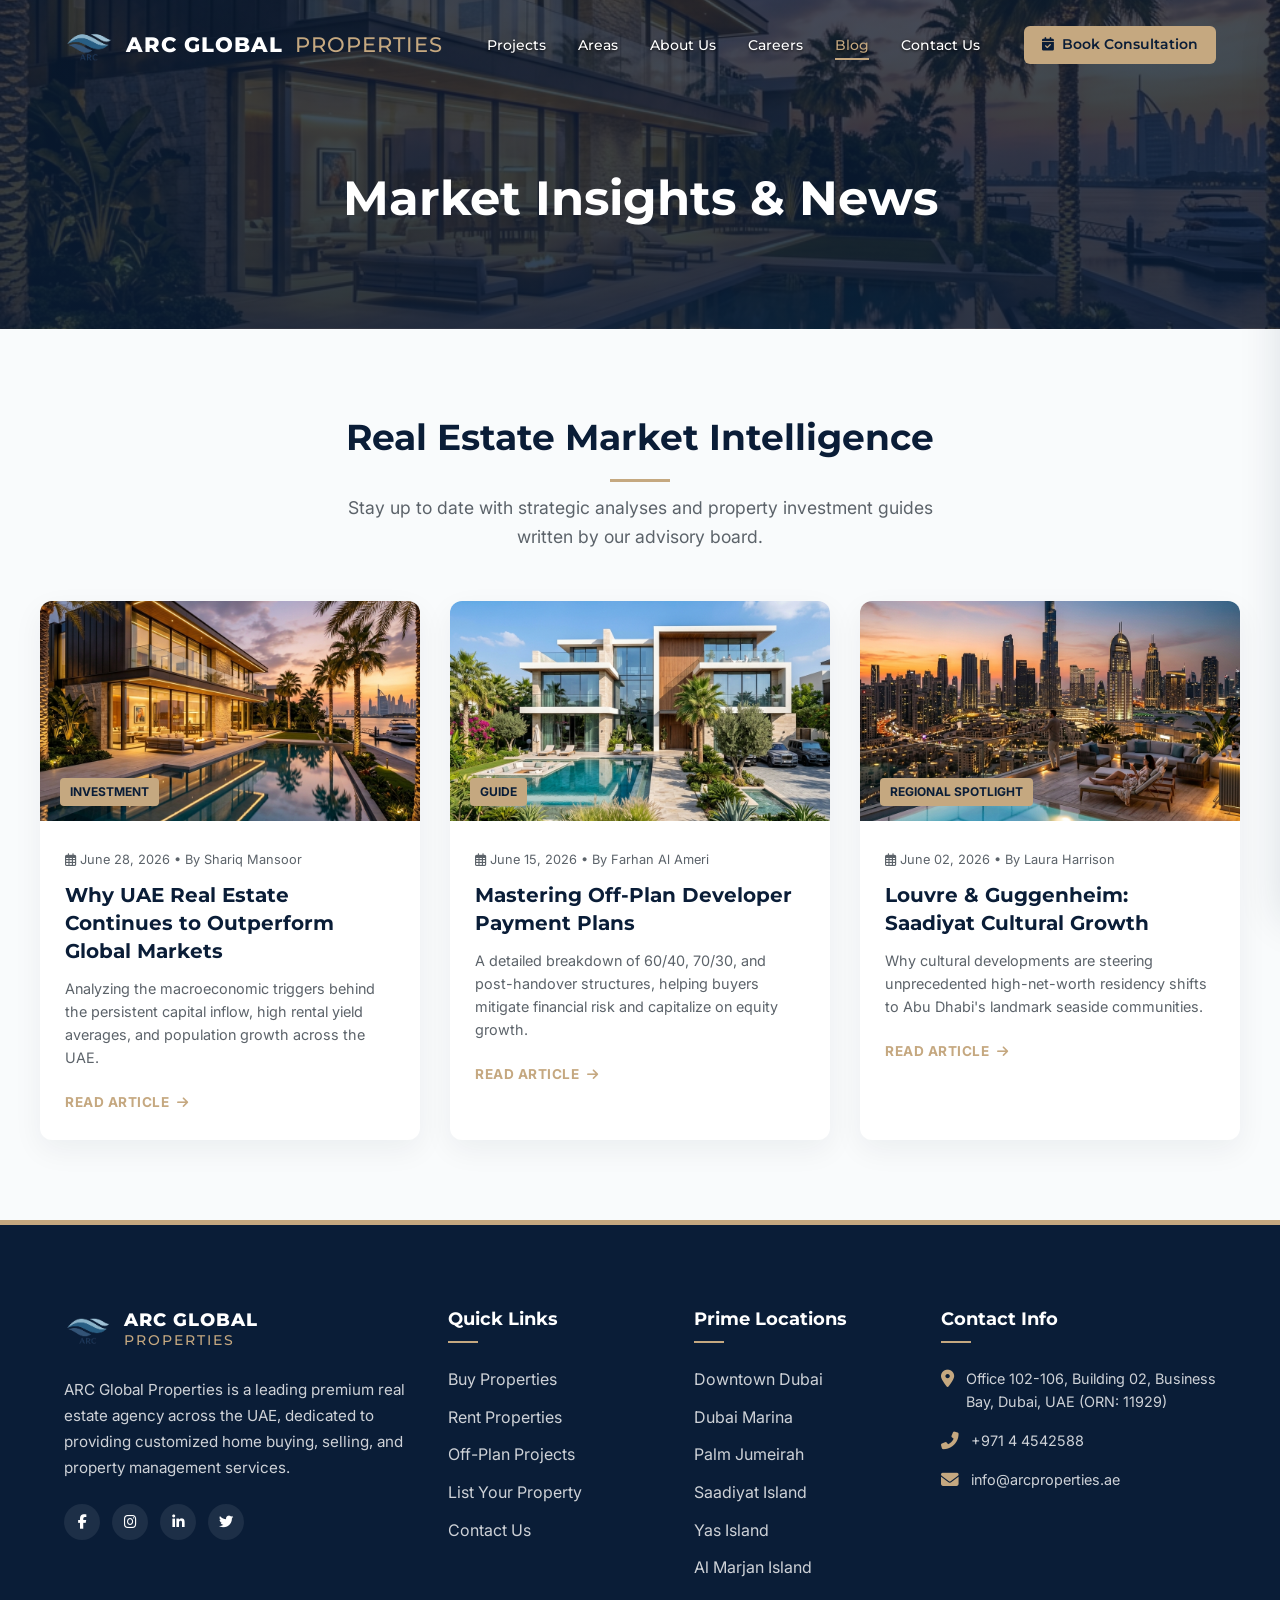
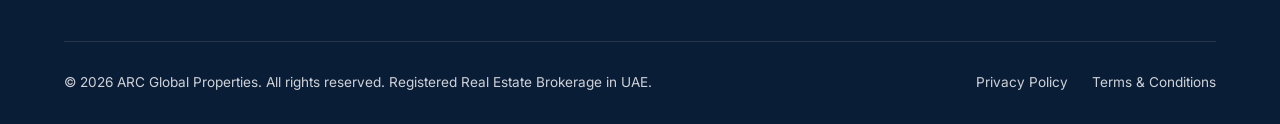
<file: blog.html>
<!DOCTYPE html>
<html lang="en">
<head>
    <meta charset="UTF-8">
    <meta name="viewport" content="width=device-width, initial-scale=1.0">
    <title>UAE Real Estate Blog &amp; Insights | ARC Global Properties</title>
    <meta name="description" content="Read the latest news, market insights, and guides on buying and investing in property across Dubai, Abu Dhabi, and Ras Al Khaimah.">
    <!-- Favicon / Tab Icon -->
    <link rel="shortcut icon" href="assets/logo.png" type="image/png">
    <!-- FontAwesome for Premium Icons -->
    <link rel="stylesheet" href="https://cdnjs.cloudflare.com/ajax/libs/font-awesome/6.4.0/css/all.min.css">
    <!-- Stylesheet -->
    <link rel="stylesheet" href="css/style.css">
</head>
<body>

    <!-- Header Navigation -->
    <header class="header scrolled" id="header">
        <div class="container header-container">
            <a href="index.html" class="logo">
                <img src="assets/logo.png" alt="ARC Global Properties Logo" class="logo-img">
                ARC GLOBAL<span>PROPERTIES</span>
            </a>
            
            <nav>
                <ul class="nav-menu">
                    <li><a href="off-plan.html" class="nav-link">Projects</a></li>
                    <li><a href="areas.html" class="nav-link">Areas</a></li>
                    <li><a href="about.html" class="nav-link">About Us</a></li>
                    <li><a href="careers.html" class="nav-link">Careers</a></li>
                    <li><a href="blog.html" class="nav-link active">Blog</a></li>
                    <li><a href="contact.html" class="nav-link">Contact Us</a></li>
                </ul>
            </nav>

            <div class="nav-cta">
                <a href="contact.html" class="btn btn-primary"><i class="fas fa-calendar-check"></i> Book Consultation</a>
            </div>

            <div class="mobile-nav-toggle">
                <i class="fas fa-bars"></i>
            </div>
        </div>
    </header>

    <section class="page-banner">
        <div class="container">
            <h1>Market Insights &amp; News</h1>
        </div>
    </section>

    <!-- Blog Posts Grid -->
    <section class="section container">
        <div class="section-title">
            <h2>Real Estate Market Intelligence</h2>
            <p>Stay up to date with strategic analyses and property investment guides written by our advisory board.</p>
        </div>

        <div style="display: grid; grid-template-columns: repeat(auto-fit, minmax(340px, 1fr)); gap: 30px; margin-top: 50px;">
            
            <!-- Blog Card 1 -->
            <div style="background-color: white; border-radius: var(--radius-md); overflow: hidden; box-shadow: var(--shadow-md); transition: transform 0.3s;" onmouseover="this.style.transform='translateY(-6px)'" onmouseout="this.style.transform='translateY(0)'">
                <div style="height: 220px; overflow: hidden; position: relative;">
                    <img src="assets/hero-bg.png" alt="Dubai Real Estate Market" style="width: 100%; height: 100%; object-fit: cover;">
                    <span style="position: absolute; bottom: 15px; left: 20px; background-color: var(--gold); color: var(--primary-navy); padding: 4px 10px; border-radius: 4px; font-size: 0.75rem; font-weight: 700;">INVESTMENT</span>
                </div>
                <div style="padding: 25px;">
                    <span style="font-size: 0.8rem; color: var(--text-muted);"><i class="far fa-calendar-alt"></i> June 28, 2026 • By Shariq Mansoor</span>
                    <h3 style="font-family: var(--font-heading); font-size: 1.25rem; color: var(--primary-navy); margin: 10px 0 12px; line-height: 1.4;">Why UAE Real Estate Continues to Outperform Global Markets</h3>
                    <p style="font-size: 0.9rem; line-height: 1.6; color: var(--text-muted); margin-bottom: 20px;">Analyzing the macroeconomic triggers behind the persistent capital inflow, high rental yield averages, and population growth across the UAE.</p>
                    <a href="#" class="read-more-btn" style="color: var(--gold); font-weight: 700; font-size: 0.85rem; text-transform: uppercase; letter-spacing: 0.5px; text-decoration: none; display: inline-flex; align-items: center; gap: 8px;">Read Article <i class="fas fa-arrow-right" style="font-size: 0.8rem;"></i></a>
                </div>
            </div>

            <!-- Blog Card 2 -->
            <div style="background-color: white; border-radius: var(--radius-md); overflow: hidden; box-shadow: var(--shadow-md); transition: transform 0.3s;" onmouseover="this.style.transform='translateY(-6px)'" onmouseout="this.style.transform='translateY(0)'">
                <div style="height: 220px; overflow: hidden; position: relative;">
                    <img src="assets/prop-villa.png" alt="Off-Plan Purchases" style="width: 100%; height: 100%; object-fit: cover;">
                    <span style="position: absolute; bottom: 15px; left: 20px; background-color: var(--gold); color: var(--primary-navy); padding: 4px 10px; border-radius: 4px; font-size: 0.75rem; font-weight: 700;">GUIDE</span>
                </div>
                <div style="padding: 25px;">
                    <span style="font-size: 0.8rem; color: var(--text-muted);"><i class="far fa-calendar-alt"></i> June 15, 2026 • By Farhan Al Ameri</span>
                    <h3 style="font-family: var(--font-heading); font-size: 1.25rem; color: var(--primary-navy); margin: 10px 0 12px; line-height: 1.4;">Mastering Off-Plan Developer Payment Plans</h3>
                    <p style="font-size: 0.9rem; line-height: 1.6; color: var(--text-muted); margin-bottom: 20px;">A detailed breakdown of 60/40, 70/30, and post-handover structures, helping buyers mitigate financial risk and capitalize on equity growth.</p>
                    <a href="#" class="read-more-btn" style="color: var(--gold); font-weight: 700; font-size: 0.85rem; text-transform: uppercase; letter-spacing: 0.5px; text-decoration: none; display: inline-flex; align-items: center; gap: 8px;">Read Article <i class="fas fa-arrow-right" style="font-size: 0.8rem;"></i></a>
                </div>
            </div>

            <!-- Blog Card 3 -->
            <div style="background-color: white; border-radius: var(--radius-md); overflow: hidden; box-shadow: var(--shadow-md); transition: transform 0.3s;" onmouseover="this.style.transform='translateY(-6px)'" onmouseout="this.style.transform='translateY(0)'">
                <div style="height: 220px; overflow: hidden; position: relative;">
                    <img src="assets/prop-penthouse.png" alt="Abu Dhabi Louvre" style="width: 100%; height: 100%; object-fit: cover;">
                    <span style="position: absolute; bottom: 15px; left: 20px; background-color: var(--gold); color: var(--primary-navy); padding: 4px 10px; border-radius: 4px; font-size: 0.75rem; font-weight: 700;">REGIONAL SPOTLIGHT</span>
                </div>
                <div style="padding: 25px;">
                    <span style="font-size: 0.8rem; color: var(--text-muted);"><i class="far fa-calendar-alt"></i> June 02, 2026 • By Laura Harrison</span>
                    <h3 style="font-family: var(--font-heading); font-size: 1.25rem; color: var(--primary-navy); margin: 10px 0 12px; line-height: 1.4;">Louvre &amp; Guggenheim: Saadiyat Cultural Growth</h3>
                    <p style="font-size: 0.9rem; line-height: 1.6; color: var(--text-muted); margin-bottom: 20px;">Why cultural developments are steering unprecedented high-net-worth residency shifts to Abu Dhabi's landmark seaside communities.</p>
                    <a href="#" class="read-more-btn" style="color: var(--gold); font-weight: 700; font-size: 0.85rem; text-transform: uppercase; letter-spacing: 0.5px; text-decoration: none; display: inline-flex; align-items: center; gap: 8px;">Read Article <i class="fas fa-arrow-right" style="font-size: 0.8rem;"></i></a>
                </div>
            </div>

        </div>
    </section>

    <!-- Footer -->
    <footer class="footer">
        <div class="container">
            <div class="footer-grid">
                <div class="footer-about">
                    <a href="index.html" class="footer-logo">
                        <img src="assets/logo.png" alt="ARC Global Properties Logo">
                        <span class="footer-logo-text">
                            <span class="footer-logo-line1">ARC GLOBAL</span>
                            <span class="footer-logo-line2">PROPERTIES</span>
                        </span>
                    </a>
                    <p>ARC Global Properties is a leading premium real estate agency across the UAE, dedicated to providing customized home buying, selling, and property management services.</p>
                    <div class="footer-socials">
                        <a href="#" class="social-icon"><i class="fab fa-facebook-f"></i></a>
                        <a href="#" class="social-icon"><i class="fab fa-instagram"></i></a>
                        <a href="#" class="social-icon"><i class="fab fa-linkedin-in"></i></a>
                        <a href="#" class="social-icon"><i class="fab fa-twitter"></i></a>
                    </div>
                </div>

                <div class="footer-links">
                    <h3>Quick Links</h3>
                    <ul>
                        <li><a href="properties.html?purpose=sale">Buy Properties</a></li>
                        <li><a href="properties.html?purpose=rent">Rent Properties</a></li>
                        <li><a href="off-plan.html">Off-Plan Projects</a></li>
                        <li><a href="list-property.html">List Your Property</a></li>
                        <li><a href="contact.html">Contact Us</a></li>
                    </ul>
                </div>

                <div class="footer-links">
                    <h3>Prime Locations</h3>
                    <ul>
                        <li><a href="properties.html?location=Downtown%20Dubai">Downtown Dubai</a></li>
                        <li><a href="properties.html?location=Dubai%20Marina">Dubai Marina</a></li>
                        <li><a href="properties.html?location=Palm%20Jumeirah">Palm Jumeirah</a></li>
                        <li><a href="properties.html?location=Saadiyat%20Island">Saadiyat Island</a></li>
                        <li><a href="properties.html?location=Yas%20Island">Yas Island</a></li>
                        <li><a href="properties.html?location=Al%20Marjan%20Island">Al Marjan Island</a></li>
                    </ul>
                </div>

                <div class="footer-contact">
                    <h3>Contact Info</h3>
                    <ul>
                        <li>
                            <i class="fas fa-map-marker-alt"></i>
                            <span>Office 102-106, Building 02, Business Bay, Dubai, UAE (ORN: 11929)</span>
                        </li>
                        <li>
                            <i class="fas fa-phone-alt"></i>
                            <a href="tel:+97144542588">+971 4 4542588</a>
                        </li>
                        <li>
                            <i class="fas fa-envelope"></i>
                            <a href="mailto:info@arcproperties.ae">info@arcproperties.ae</a>
                        </li>
                    </ul>
                </div>
            </div>

            <div class="footer-bottom">
                <p>&copy; 2026 ARC Global Properties. All rights reserved. Registered Real Estate Brokerage in UAE.</p>
                <div class="footer-bottom-links">
                    <a href="#">Privacy Policy</a>
                    <a href="#">Terms &amp; Conditions</a>
                </div>
            </div>
        </div>
    </footer>

    <!-- Mobile Navigation Drawer -->
    <div class="overlay"></div>
    <div class="mobile-nav">
        <div class="mobile-nav-close">
            <i class="fas fa-times"></i>
        </div>
        <ul class="mobile-menu">
            <li><a href="off-plan.html" class="mobile-link">Projects</a></li>
            <li><a href="areas.html" class="mobile-link">Areas</a></li>
            <li><a href="about.html" class="mobile-link">About Us</a></li>
            <li><a href="careers.html" class="mobile-link">Careers</a></li>
            <li><a href="blog.html" class="mobile-link active">Blog</a></li>
            <li><a href="contact.html" class="mobile-link">Contact Us</a></li>
        </ul>
    </div>

    <!-- Success Pop-up Modal -->
    <div class="success-modal" id="successModal">
        <div class="success-modal-content">
            <div class="success-icon"><i class="fas fa-check"></i></div>
            <h3 id="successModalTitle">Success!</h3>
            <p id="successModalMessage">Your request was submitted successfully.</p>
            <button class="btn btn-secondary" id="successModalClose">Close</button>
        </div>
    </div>

    <!-- Page Transition Overlay -->
    <div class="page-transition-overlay"></div>

    <!-- Scripts -->
    <script src="js/main.js"></script>
</body>
</html>
</file>
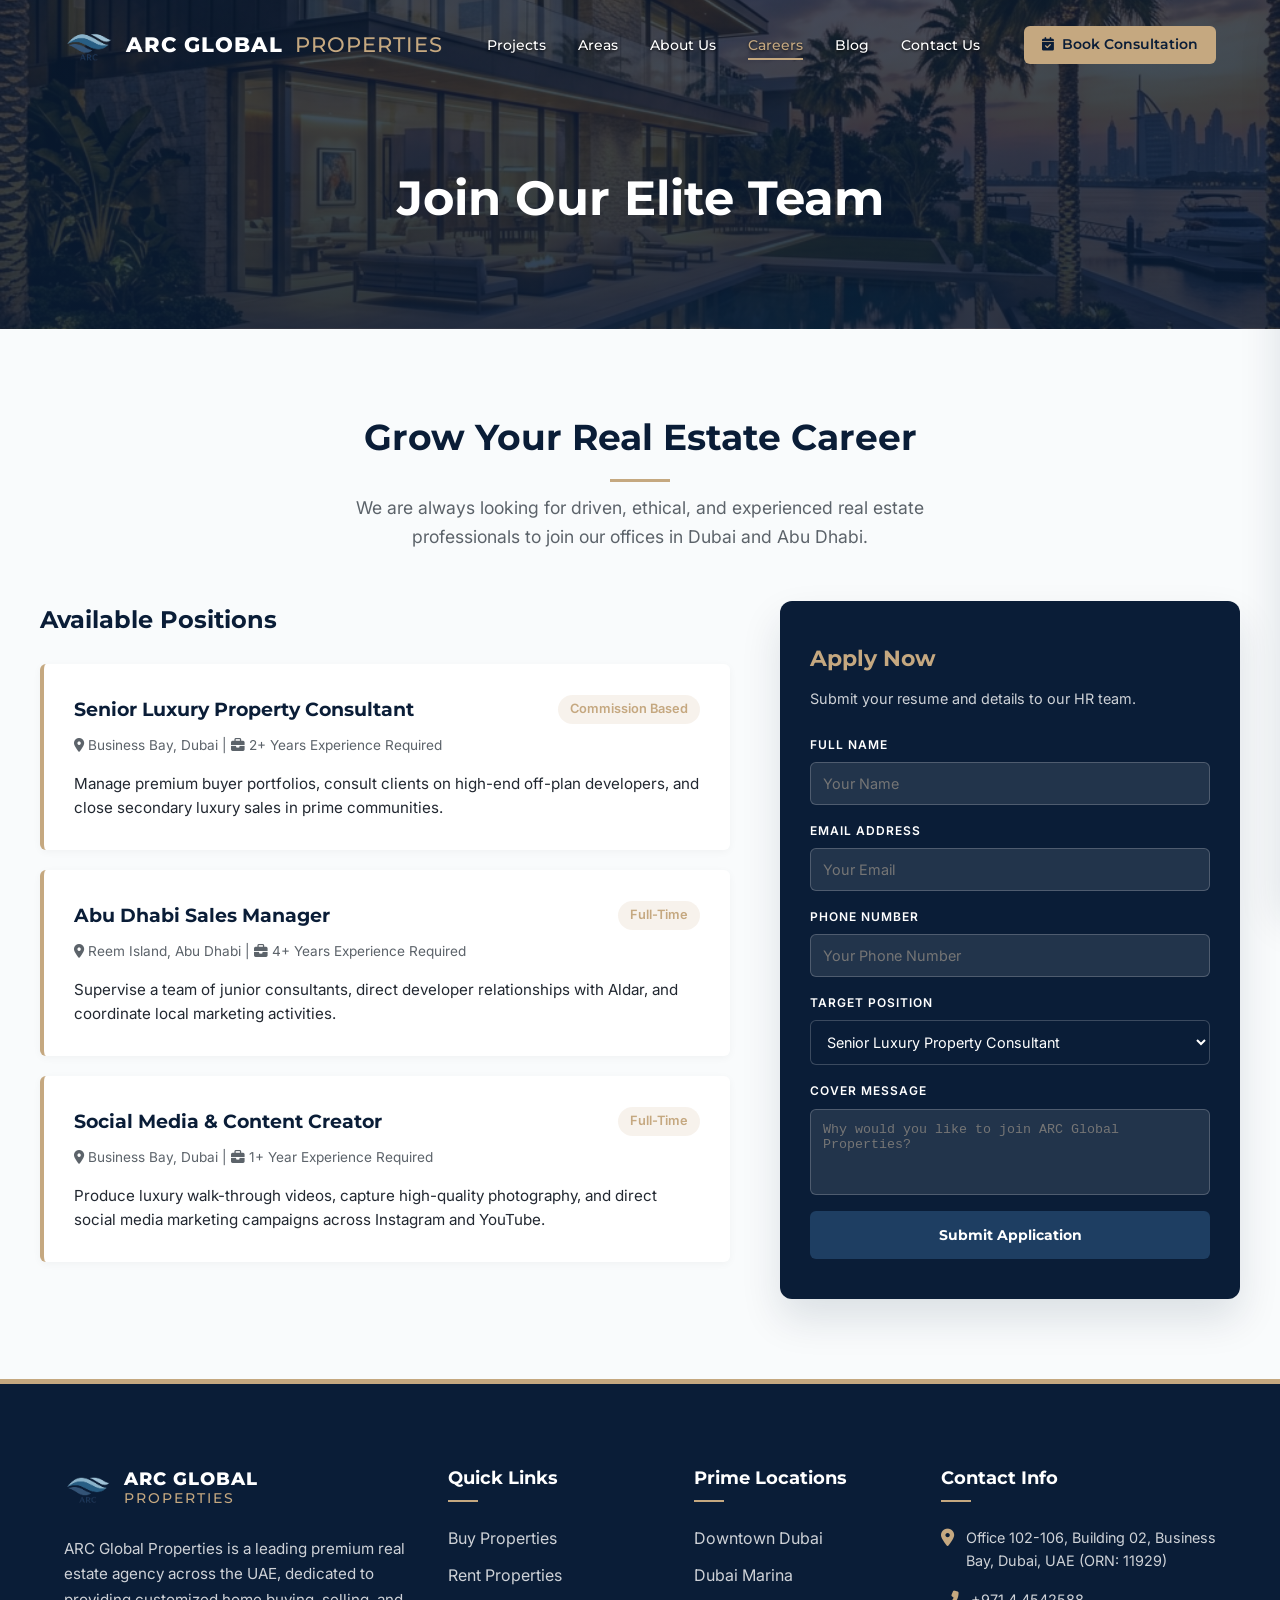
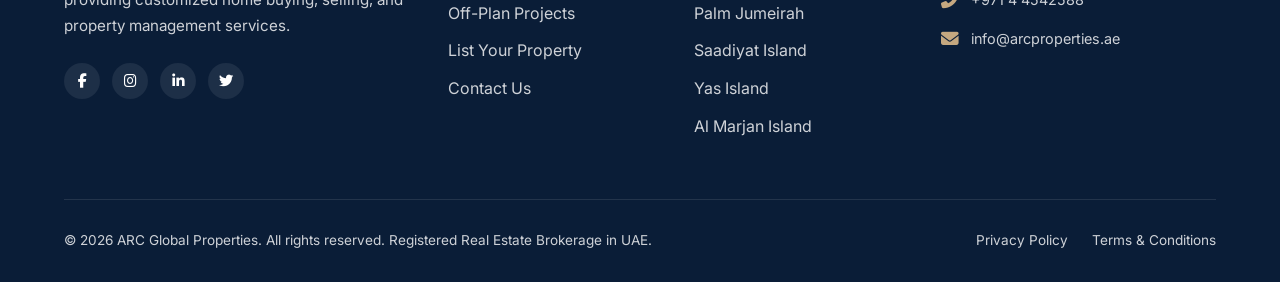
<file: careers.html>
<!DOCTYPE html>
<html lang="en">
<head>
    <meta charset="UTF-8">
    <meta name="viewport" content="width=device-width, initial-scale=1.0">
    <title>Careers at ARC Global Properties | Join Our Team</title>
    <meta name="description" content="Build your career in luxury real estate with ARC Global Properties in Dubai and Abu Dhabi. Explore our open positions and apply today.">
    <!-- Favicon / Tab Icon -->
    <link rel="shortcut icon" href="assets/logo.png" type="image/png">
    <!-- FontAwesome for Premium Icons -->
    <link rel="stylesheet" href="https://cdnjs.cloudflare.com/ajax/libs/font-awesome/6.4.0/css/all.min.css">
    <!-- Stylesheet -->
    <link rel="stylesheet" href="css/style.css">
</head>
<body>

    <!-- Header Navigation -->
    <header class="header scrolled" id="header">
        <div class="container header-container">
            <a href="index.html" class="logo">
                <img src="assets/logo.png" alt="ARC Global Properties Logo" class="logo-img">
                ARC GLOBAL<span>PROPERTIES</span>
            </a>
            
            <nav>
                <ul class="nav-menu">
                    <li><a href="off-plan.html" class="nav-link">Projects</a></li>
                    <li><a href="areas.html" class="nav-link">Areas</a></li>
                    <li><a href="about.html" class="nav-link">About Us</a></li>
                    <li><a href="careers.html" class="nav-link active">Careers</a></li>
                    <li><a href="blog.html" class="nav-link">Blog</a></li>
                    <li><a href="contact.html" class="nav-link">Contact Us</a></li>
                </ul>
            </nav>

            <div class="nav-cta">
                <a href="contact.html" class="btn btn-primary"><i class="fas fa-calendar-check"></i> Book Consultation</a>
            </div>

            <div class="mobile-nav-toggle">
                <i class="fas fa-bars"></i>
            </div>
        </div>
    </header>

    <section class="page-banner">
        <div class="container">
            <h1>Join Our Elite Team</h1>
        </div>
    </section>

    <!-- Careers Content -->
    <section class="section container">
        <div class="section-title">
            <h2>Grow Your Real Estate Career</h2>
            <p>We are always looking for driven, ethical, and experienced real estate professionals to join our offices in Dubai and Abu Dhabi.</p>
        </div>

        <div style="display: grid; grid-template-columns: 1.5fr 1fr; gap: 50px; margin-top: 50px; align-items: start;">
            
            <!-- Open Positions List -->
            <div>
                <h3 style="font-family: var(--font-heading); font-size: 1.5rem; color: var(--primary-navy); margin-bottom: 25px;">Available Positions</h3>
                
                <!-- Position 1 -->
                <div style="background-color: white; border-radius: var(--radius-sm); padding: 30px; margin-bottom: 20px; box-shadow: var(--shadow-sm); border-left: 4px solid var(--gold);">
                    <div style="display: flex; justify-content: space-between; align-items: center; margin-bottom: 10px;">
                        <h4 style="font-family: var(--font-heading); font-size: 1.2rem; color: var(--primary-navy); margin: 0;">Senior Luxury Property Consultant</h4>
                        <span style="background-color: rgba(197, 168, 128, 0.15); color: var(--gold); padding: 4px 12px; border-radius: 50px; font-size: 0.8rem; font-weight: 600;">Commission Based</span>
                    </div>
                    <p style="font-size: 0.85rem; color: var(--text-muted); margin-bottom: 15px;"><i class="fas fa-map-marker-alt"></i> Business Bay, Dubai | <i class="fas fa-briefcase"></i> 2+ Years Experience Required</p>
                    <p style="font-size: 0.95rem; line-height: 1.6; color: var(--text-dark); margin-bottom: 0;">Manage premium buyer portfolios, consult clients on high-end off-plan developers, and close secondary luxury sales in prime communities.</p>
                </div>

                <!-- Position 2 -->
                <div style="background-color: white; border-radius: var(--radius-sm); padding: 30px; margin-bottom: 20px; box-shadow: var(--shadow-sm); border-left: 4px solid var(--gold);">
                    <div style="display: flex; justify-content: space-between; align-items: center; margin-bottom: 10px;">
                        <h4 style="font-family: var(--font-heading); font-size: 1.2rem; color: var(--primary-navy); margin: 0;">Abu Dhabi Sales Manager</h4>
                        <span style="background-color: rgba(197, 168, 128, 0.15); color: var(--gold); padding: 4px 12px; border-radius: 50px; font-size: 0.8rem; font-weight: 600;">Full-Time</span>
                    </div>
                    <p style="font-size: 0.85rem; color: var(--text-muted); margin-bottom: 15px;"><i class="fas fa-map-marker-alt"></i> Reem Island, Abu Dhabi | <i class="fas fa-briefcase"></i> 4+ Years Experience Required</p>
                    <p style="font-size: 0.95rem; line-height: 1.6; color: var(--text-dark); margin-bottom: 0;">Supervise a team of junior consultants, direct developer relationships with Aldar, and coordinate local marketing activities.</p>
                </div>

                <!-- Position 3 -->
                <div style="background-color: white; border-radius: var(--radius-sm); padding: 30px; margin-bottom: 0; box-shadow: var(--shadow-sm); border-left: 4px solid var(--gold);">
                    <div style="display: flex; justify-content: space-between; align-items: center; margin-bottom: 10px;">
                        <h4 style="font-family: var(--font-heading); font-size: 1.2rem; color: var(--primary-navy); margin: 0;">Social Media &amp; Content Creator</h4>
                        <span style="background-color: rgba(197, 168, 128, 0.15); color: var(--gold); padding: 4px 12px; border-radius: 50px; font-size: 0.8rem; font-weight: 600;">Full-Time</span>
                    </div>
                    <p style="font-size: 0.85rem; color: var(--text-muted); margin-bottom: 15px;"><i class="fas fa-map-marker-alt"></i> Business Bay, Dubai | <i class="fas fa-briefcase"></i> 1+ Year Experience Required</p>
                    <p style="font-size: 0.95rem; line-height: 1.6; color: var(--text-dark); margin-bottom: 0;">Produce luxury walk-through videos, capture high-quality photography, and direct social media marketing campaigns across Instagram and YouTube.</p>
                </div>
            </div>

            <!-- Application Form -->
            <div style="background-color: var(--primary-navy); color: white; padding: 40px 30px; border-radius: var(--radius-md); box-shadow: var(--shadow-lg);">
                <h3 style="font-family: var(--font-heading); font-size: 1.4rem; color: var(--gold); margin-bottom: 10px;">Apply Now</h3>
                <p style="font-size: 0.9rem; color: rgba(255,255,255,0.8); margin-bottom: 25px;">Submit your resume and details to our HR team.</p>
                
                <form id="careerApplicationForm" style="display: flex; flex-direction: column; gap: 16px;">
                    <div class="form-group">
                        <label for="appName" style="color: white;">Full Name</label>
                        <input type="text" id="appName" placeholder="Your Name" required style="background: rgba(255,255,255,0.1); border: 1px solid rgba(255,255,255,0.2); color: white; padding: 12px; border-radius: var(--radius-sm); outline:none;">
                    </div>
                    <div class="form-group">
                        <label for="appEmail" style="color: white;">Email Address</label>
                        <input type="email" id="appEmail" placeholder="Your Email" required style="background: rgba(255,255,255,0.1); border: 1px solid rgba(255,255,255,0.2); color: white; padding: 12px; border-radius: var(--radius-sm); outline:none;">
                    </div>
                    <div class="form-group">
                        <label for="appPhone" style="color: white;">Phone Number</label>
                        <input type="tel" id="appPhone" placeholder="Your Phone Number" required style="background: rgba(255,255,255,0.1); border: 1px solid rgba(255,255,255,0.2); color: white; padding: 12px; border-radius: var(--radius-sm); outline:none;">
                    </div>
                    <div class="form-group">
                        <label for="appPosition" style="color: white;">Target Position</label>
                        <select id="appPosition" required style="background: var(--primary-navy); border: 1px solid rgba(255,255,255,0.2); color: white; padding: 12px; border-radius: var(--radius-sm); outline:none;">
                            <option value="consultant">Senior Luxury Property Consultant</option>
                            <option value="manager">Abu Dhabi Sales Manager</option>
                            <option value="marketing">Social Media &amp; Content Creator</option>
                            <option value="other">Other Position</option>
                        </select>
                    </div>
                    <div class="form-group">
                        <label for="appMessage" style="color: white;">Cover Message</label>
                        <textarea id="appMessage" placeholder="Why would you like to join ARC Global Properties?" rows="4" required style="background: rgba(255,255,255,0.1); border: 1px solid rgba(255,255,255,0.2); color: white; padding: 12px; border-radius: var(--radius-sm); outline:none; resize:none;"></textarea>
                    </div>
                    <button type="submit" class="btn btn-secondary" style="width: 100%; height: 48px; font-weight:700;">Submit Application</button>
                </form>
            </div>
        </div>
    </section>

    <!-- Footer -->
    <footer class="footer">
        <div class="container">
            <div class="footer-grid">
                <div class="footer-about">
                    <a href="index.html" class="footer-logo">
                        <img src="assets/logo.png" alt="ARC Global Properties Logo">
                        <span class="footer-logo-text">
                            <span class="footer-logo-line1">ARC GLOBAL</span>
                            <span class="footer-logo-line2">PROPERTIES</span>
                        </span>
                    </a>
                    <p>ARC Global Properties is a leading premium real estate agency across the UAE, dedicated to providing customized home buying, selling, and property management services.</p>
                    <div class="footer-socials">
                        <a href="#" class="social-icon"><i class="fab fa-facebook-f"></i></a>
                        <a href="#" class="social-icon"><i class="fab fa-instagram"></i></a>
                        <a href="#" class="social-icon"><i class="fab fa-linkedin-in"></i></a>
                        <a href="#" class="social-icon"><i class="fab fa-twitter"></i></a>
                    </div>
                </div>

                <div class="footer-links">
                    <h3>Quick Links</h3>
                    <ul>
                        <li><a href="properties.html?purpose=sale">Buy Properties</a></li>
                        <li><a href="properties.html?purpose=rent">Rent Properties</a></li>
                        <li><a href="off-plan.html">Off-Plan Projects</a></li>
                        <li><a href="list-property.html">List Your Property</a></li>
                        <li><a href="contact.html">Contact Us</a></li>
                    </ul>
                </div>

                <div class="footer-links">
                    <h3>Prime Locations</h3>
                    <ul>
                        <li><a href="properties.html?location=Downtown%20Dubai">Downtown Dubai</a></li>
                        <li><a href="properties.html?location=Dubai%20Marina">Dubai Marina</a></li>
                        <li><a href="properties.html?location=Palm%20Jumeirah">Palm Jumeirah</a></li>
                        <li><a href="properties.html?location=Saadiyat%20Island">Saadiyat Island</a></li>
                        <li><a href="properties.html?location=Yas%20Island">Yas Island</a></li>
                        <li><a href="properties.html?location=Al%20Marjan%20Island">Al Marjan Island</a></li>
                    </ul>
                </div>

                <div class="footer-contact">
                    <h3>Contact Info</h3>
                    <ul>
                        <li>
                            <i class="fas fa-map-marker-alt"></i>
                            <span>Office 102-106, Building 02, Business Bay, Dubai, UAE (ORN: 11929)</span>
                        </li>
                        <li>
                            <i class="fas fa-phone-alt"></i>
                            <a href="tel:+97144542588">+971 4 4542588</a>
                        </li>
                        <li>
                            <i class="fas fa-envelope"></i>
                            <a href="mailto:info@arcproperties.ae">info@arcproperties.ae</a>
                        </li>
                    </ul>
                </div>
            </div>

            <div class="footer-bottom">
                <p>&copy; 2026 ARC Global Properties. All rights reserved. Registered Real Estate Brokerage in UAE.</p>
                <div class="footer-bottom-links">
                    <a href="#">Privacy Policy</a>
                    <a href="#">Terms &amp; Conditions</a>
                </div>
            </div>
        </div>
    </footer>

    <!-- Mobile Navigation Drawer -->
    <div class="overlay"></div>
    <div class="mobile-nav">
        <div class="mobile-nav-close">
            <i class="fas fa-times"></i>
        </div>
        <ul class="mobile-menu">
            <li><a href="off-plan.html" class="mobile-link">Projects</a></li>
            <li><a href="areas.html" class="mobile-link">Areas</a></li>
            <li><a href="about.html" class="mobile-link">About Us</a></li>
            <li><a href="careers.html" class="mobile-link active">Careers</a></li>
            <li><a href="blog.html" class="mobile-link">Blog</a></li>
            <li><a href="contact.html" class="mobile-link">Contact Us</a></li>
        </ul>
    </div>

    <!-- Success Pop-up Modal -->
    <div class="success-modal" id="successModal">
        <div class="success-modal-content">
            <div class="success-icon"><i class="fas fa-check"></i></div>
            <h3 id="successModalTitle">Success!</h3>
            <p id="successModalMessage">Your request was submitted successfully.</p>
            <button class="btn btn-secondary" id="successModalClose">Close</button>
        </div>
    </div>

    <!-- Page Transition Overlay -->
    <div class="page-transition-overlay"></div>

    <!-- Scripts -->
    <script src="js/main.js"></script>
</body>
</html>
</file>
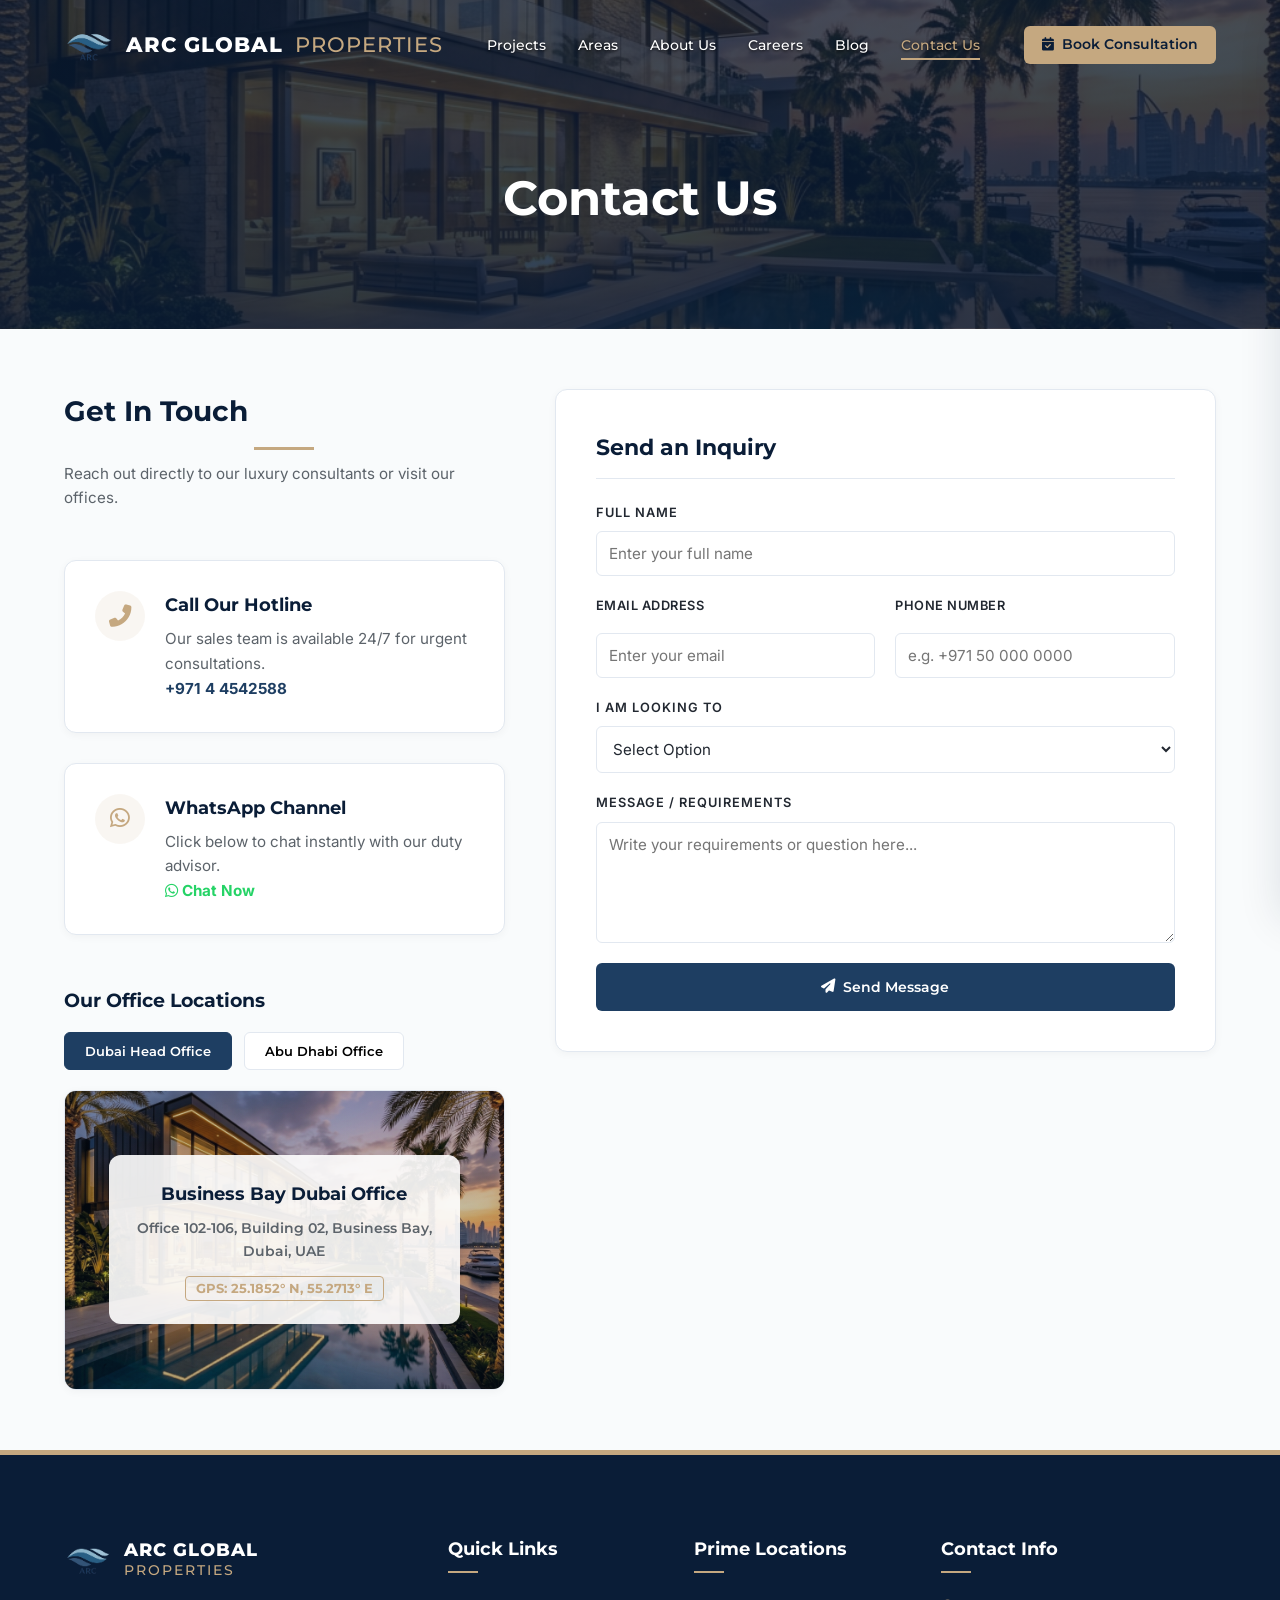
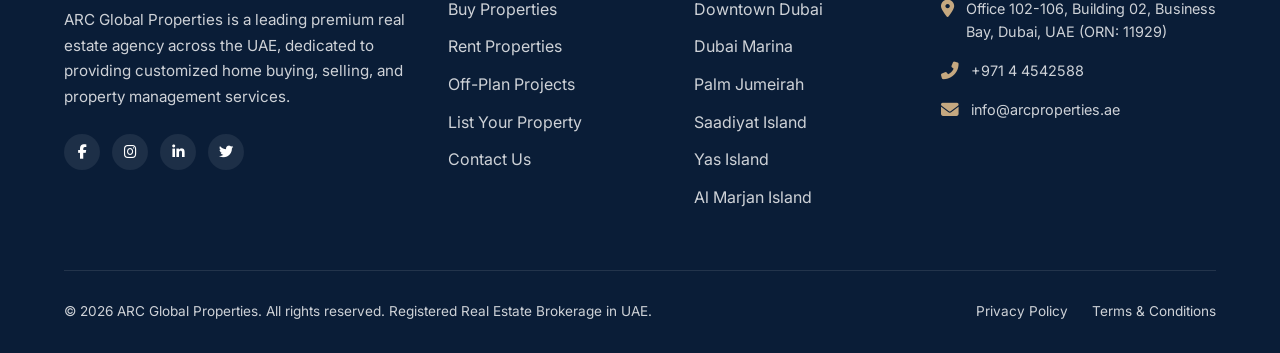
<file: contact.html>
<!DOCTYPE html>
<html lang="en">
<head>
    <meta charset="UTF-8">
    <meta name="viewport" content="width=device-width, initial-scale=1.0">
    <title>Contact Us | ARC Global Properties</title>
    <meta name="description" content="Get in touch with ARC Global Properties. Contact our Business Bay Dubai or Abu Dhabi offices for expert real estate advisory, consultations, and valuation services.">
    <!-- Favicon / Tab Icon -->
    <link rel="shortcut icon" href="assets/logo.png" type="image/png">
    <!-- FontAwesome for Premium Icons -->
    <link rel="stylesheet" href="https://cdnjs.cloudflare.com/ajax/libs/font-awesome/6.4.0/css/all.min.css">
    <!-- Stylesheet -->
    <link rel="stylesheet" href="css/style.css">
</head>
<body>

    <!-- Header Navigation -->
    <header class="header scrolled" id="header">
        <div class="container header-container">
            <a href="index.html" class="logo">
                <img src="assets/logo.png" alt="ARC Global Properties Logo" class="logo-img">
                ARC GLOBAL<span>PROPERTIES</span>
            </a>
            
            <nav>
                <ul class="nav-menu">
                    <li><a href="off-plan.html" class="nav-link">Projects</a></li>
                    <li><a href="areas.html" class="nav-link">Areas</a></li>
                    <li><a href="about.html" class="nav-link">About Us</a></li>
                    <li><a href="careers.html" class="nav-link">Careers</a></li>
                    <li><a href="blog.html" class="nav-link">Blog</a></li>
                    <li><a href="contact.html" class="nav-link">Contact Us</a></li>
                </ul>
            </nav>

            <div class="nav-cta">
                <a href="contact.html" class="btn btn-primary"><i class="fas fa-calendar-check"></i> Book Consultation</a>
            </div>

            <div class="mobile-nav-toggle">
                <i class="fas fa-bars"></i>
            </div>
        </div>
    </header>

    <section class="page-banner">
        <div class="container">
            <h1>Contact Us</h1>
        </div>
    </section>

    <!-- Contact Info & Form Section -->
    <section class="container">
        <div class="contact-grid">
            
            <!-- Left Side: Office Cards & Maps -->
            <div class="contact-info-panel">
                <div class="section-title" style="text-align: left; margin-bottom: 20px;">
                    <h2 style="font-size: 1.75rem;">Get In Touch</h2>
                    <p style="margin: 0; font-size: 0.95rem;">Reach out directly to our luxury consultants or visit our offices.</p>
                </div>

                <div class="contact-method-card">
                    <div class="contact-method-icon">
                        <i class="fas fa-phone-alt"></i>
                    </div>
                    <div class="contact-method-details">
                        <h4>Call Our Hotline</h4>
                        <p>Our sales team is available 24/7 for urgent consultations.</p>
                        <a href="tel:+97144542588" style="font-weight: 700; color: var(--logo-navy);">+971 4 4542588</a>
                    </div>
                </div>

                <div class="contact-method-card">
                    <div class="contact-method-icon">
                        <i class="fab fa-whatsapp"></i>
                    </div>
                    <div class="contact-method-details">
                        <h4>WhatsApp Channel</h4>
                        <p>Click below to chat instantly with our duty advisor.</p>
                        <a href="https://wa.me/971500000000?text=Hello%20ARC%20Properties" target="_blank" style="font-weight: 700; color: #25D366;"><i class="fab fa-whatsapp"></i> Chat Now</a>
                    </div>
                </div>

                <div class="office-locations">
                    <h3 style="font-size:1.2rem; margin-bottom: 16px;">Our Office Locations</h3>
                    
                    <div class="office-tabs">
                        <button class="office-tab-btn active" data-office="dubai">Dubai Head Office</button>
                        <button class="office-tab-btn" data-office="abudhabi">Abu Dhabi Office</button>
                    </div>

                    <div class="office-map-container">
                        <!-- Dynamic map overlay updated by JS -->
                        <div class="office-map-placeholder" id="officeMapPlaceholder">
                            Loading location details...
                        </div>
                    </div>
                </div>
            </div>

            <!-- Right Side: Contact Form -->
            <div style="background-color: var(--bg-white); padding: 40px; border-radius: var(--radius-md); box-shadow: var(--shadow-sm); border: 1px solid var(--border-color); height: fit-content;">
                <h3 style="font-size:1.4rem; margin-bottom: 24px; border-bottom: 1px solid var(--border-color); padding-bottom: 12px;">Send an Inquiry</h3>
                
                <form id="generalContactForm" style="display:flex; flex-direction:column; gap:20px;">
                    <div class="form-group">
                        <label for="contactName" style="font-size:0.8rem; font-weight:600; text-transform:uppercase;">Full Name</label>
                        <input type="text" id="contactName" placeholder="Enter your full name" required style="padding: 12px; border:1px solid var(--border-color); border-radius:var(--radius-sm); outline:none; font-family:var(--font-body); font-size:0.95rem;">
                    </div>

                    <div class="form-row" style="margin-bottom:0;">
                        <div class="form-group">
                            <label for="contactEmail" style="font-size:0.8rem; font-weight:600; text-transform:uppercase;">Email Address</label>
                            <input type="email" id="contactEmail" placeholder="Enter your email" required style="padding: 12px; border:1px solid var(--border-color); border-radius:var(--radius-sm); outline:none; font-family:var(--font-body); font-size:0.95rem;">
                        </div>
                        <div class="form-group">
                            <label for="contactPhone" style="font-size:0.8rem; font-weight:600; text-transform:uppercase;">Phone Number</label>
                            <input type="tel" id="contactPhone" placeholder="e.g. +971 50 000 0000" required style="padding: 12px; border:1px solid var(--border-color); border-radius:var(--radius-sm); outline:none; font-family:var(--font-body); font-size:0.95rem;">
                        </div>
                    </div>

                    <div class="form-group">
                        <label for="contactInquiryType" style="font-size:0.8rem; font-weight:600; text-transform:uppercase;">I am looking to</label>
                        <select id="contactInquiryType" required style="padding: 12px; border:1px solid var(--border-color); border-radius:var(--radius-sm); outline:none; font-family:var(--font-body); font-size:0.95rem;">
                            <option value="">Select Option</option>
                            <option value="buy">Buy a property</option>
                            <option value="rent">Rent a property</option>
                            <option value="sell">Sell my property</option>
                            <option value="lease">Lease my property</option>
                            <option value="general">General Inquiry</option>
                        </select>
                    </div>

                    <div class="form-group">
                        <label for="contactMessage" style="font-size:0.8rem; font-weight:600; text-transform:uppercase;">Message / Requirements</label>
                        <textarea id="contactMessage" placeholder="Write your requirements or question here..." rows="5" required style="padding: 12px; border:1px solid var(--border-color); border-radius:var(--radius-sm); outline:none; font-family:var(--font-body); font-size:0.95rem; resize:vertical;"></textarea>
                    </div>

                    <button class="btn btn-secondary" type="submit" style="width:100%; height:48px;"><i class="fas fa-paper-plane"></i> Send Message</button>
                </form>
            </div>

        </div>
    </section>

    <!-- Footer -->
    <footer class="footer">
        <div class="container">
            <div class="footer-grid">
                <div class="footer-about">
                    <a href="index.html" class="footer-logo">
                        <img src="assets/logo.png" alt="ARC Global Properties Logo">
                        <span class="footer-logo-text">
                            <span class="footer-logo-line1">ARC GLOBAL</span>
                            <span class="footer-logo-line2">PROPERTIES</span>
                        </span>
                    </a>
                    <p>ARC Global Properties is a leading premium real estate agency across the UAE, dedicated to providing customized home buying, selling, and property management services.</p>
                    <div class="footer-socials">
                        <a href="#" class="social-icon"><i class="fab fa-facebook-f"></i></a>
                        <a href="#" class="social-icon"><i class="fab fa-instagram"></i></a>
                        <a href="#" class="social-icon"><i class="fab fa-linkedin-in"></i></a>
                        <a href="#" class="social-icon"><i class="fab fa-twitter"></i></a>
                    </div>
                </div>

                <div class="footer-links">
                    <h3>Quick Links</h3>
                    <ul>
                        <li><a href="properties.html?purpose=sale">Buy Properties</a></li>
                        <li><a href="properties.html?purpose=rent">Rent Properties</a></li>
                        <li><a href="off-plan.html">Off-Plan Projects</a></li>
                        <li><a href="list-property.html">List Your Property</a></li>
                        <li><a href="contact.html">Contact Us</a></li>
                    </ul>
                </div>

                <div class="footer-links">
                    <h3>Prime Locations</h3>
                    <ul>
                        <li><a href="properties.html?location=Downtown%20Dubai">Downtown Dubai</a></li>
                        <li><a href="properties.html?location=Dubai%20Marina">Dubai Marina</a></li>
                        <li><a href="properties.html?location=Palm%20Jumeirah">Palm Jumeirah</a></li>
                        <li><a href="properties.html?location=Saadiyat%20Island">Saadiyat Island</a></li>
                        <li><a href="properties.html?location=Yas%20Island">Yas Island</a></li>
                        <li><a href="properties.html?location=Al%20Marjan%20Island">Al Marjan Island</a></li>
                    </ul>
                </div>

                <div class="footer-contact">
                    <h3>Contact Info</h3>
                    <ul>
                        <li>
                            <i class="fas fa-map-marker-alt"></i>
                            <span>Office 102-106, Building 02, Business Bay, Dubai, UAE (ORN: 11929)</span>
                        </li>
                        <li>
                            <i class="fas fa-phone-alt"></i>
                            <a href="tel:+97144542588">+971 4 4542588</a>
                        </li>
                        <li>
                            <i class="fas fa-envelope"></i>
                            <a href="mailto:info@arcproperties.ae">info@arcproperties.ae</a>
                        </li>
                    </ul>
                </div>
            </div>

            <div class="footer-bottom">
                <p>&copy; 2026 ARC Global Properties. All rights reserved. Registered Real Estate Brokerage in UAE.</p>
                <div class="footer-bottom-links">
                    <a href="#">Privacy Policy</a>
                    <a href="#">Terms &amp; Conditions</a>
                </div>
            </div>
        </div>
    </footer>

    <!-- Mobile Navigation Drawer -->
    <div class="overlay"></div>
    <div class="mobile-nav">
        <div class="mobile-nav-close">
            <i class="fas fa-times"></i>
        </div>
        <ul class="mobile-menu">
            <li><a href="off-plan.html" class="mobile-link">Projects</a></li>
            <li><a href="areas.html" class="mobile-link">Areas</a></li>
            <li><a href="about.html" class="mobile-link">About Us</a></li>
            <li><a href="careers.html" class="mobile-link">Careers</a></li>
            <li><a href="blog.html" class="mobile-link">Blog</a></li>
            <li><a href="contact.html" class="mobile-link">Contact Us</a></li>
        </ul>
    </div>

    <!-- Page Transition Overlay -->
    <div class="page-transition-overlay"></div>

    <!-- Success Modal -->
    <div class="success-modal" id="successModal">
        <div class="success-modal-content">
            <div class="success-icon">
                <i class="fas fa-check"></i>
            </div>
            <h3 id="successModalTitle">Submission Successful</h3>
            <p id="successModalMessage">Thank you for getting in touch with us.</p>
            <button class="btn btn-secondary" id="successModalClose">Close</button>
        </div>
    </div>

    <!-- Scripts -->
    <script src="js/main.js"></script>
</body>
</html>
</file>
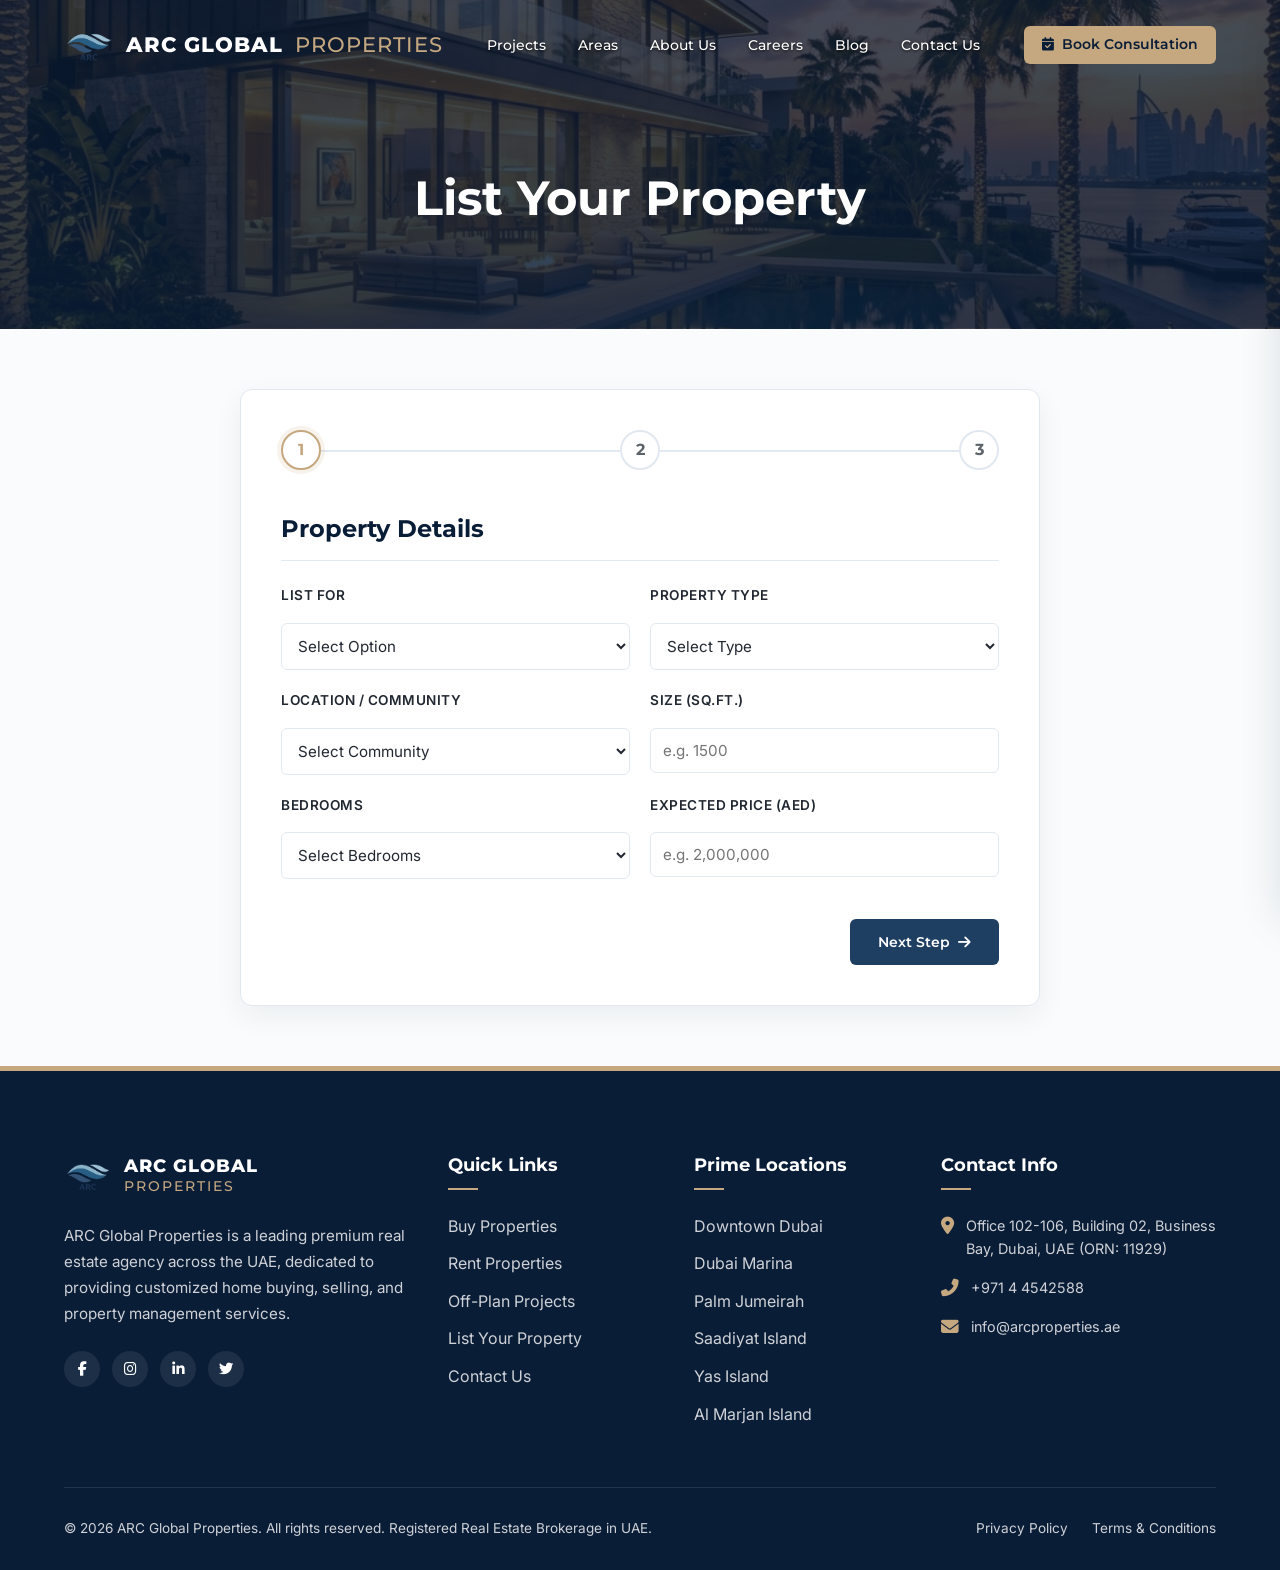
<file: list-property.html>
<!DOCTYPE html>
<html lang="en">
<head>
    <meta charset="UTF-8">
    <meta name="viewport" content="width=device-width, initial-scale=1.0">
    <title>List Your Property | ARC Global Properties</title>
    <meta name="description" content="Sell or rent your villa, apartment, or penthouse in Dubai with ARC Global Properties. Use our interactive property valuation listing wizard for quick, premium advisory.">
    <!-- Favicon / Tab Icon -->
    <link rel="shortcut icon" href="assets/logo.png" type="image/png">
    <!-- FontAwesome for Premium Icons -->
    <link rel="stylesheet" href="https://cdnjs.cloudflare.com/ajax/libs/font-awesome/6.4.0/css/all.min.css">
    <!-- Stylesheet -->
    <link rel="stylesheet" href="css/style.css">
</head>
<body>

    <!-- Header Navigation -->
    <header class="header scrolled" id="header">
        <div class="container header-container">
            <a href="index.html" class="logo">
                <img src="assets/logo.png" alt="ARC Global Properties Logo" class="logo-img">
                ARC GLOBAL<span>PROPERTIES</span>
            </a>
            
            <nav>
                <ul class="nav-menu">
                    <li><a href="off-plan.html" class="nav-link">Projects</a></li>
                    <li><a href="areas.html" class="nav-link">Areas</a></li>
                    <li><a href="about.html" class="nav-link">About Us</a></li>
                    <li><a href="careers.html" class="nav-link">Careers</a></li>
                    <li><a href="blog.html" class="nav-link">Blog</a></li>
                    <li><a href="contact.html" class="nav-link">Contact Us</a></li>
                </ul>
            </nav>

            <div class="nav-cta">
                <a href="contact.html" class="btn btn-primary"><i class="fas fa-calendar-check"></i> Book Consultation</a>
            </div>

            <div class="mobile-nav-toggle">
                <i class="fas fa-bars"></i>
            </div>
        </div>
    </header>

    <section class="page-banner">
        <div class="container">
            <h1>List Your Property</h1>
        </div>
    </section>

    <!-- Multi-Step Listing Wizard Section -->
    <section class="container" style="overflow: hidden;">
        <div class="list-container">
            
            <!-- Step Indicators -->
            <div class="form-steps">
                <div class="step-indicator active">1</div>
                <div class="step-indicator">2</div>
                <div class="step-indicator">3</div>
            </div>

            <form id="listPropertyForm">
                
                <!-- STEP 1: Property Details -->
                <div class="form-step-content active">
                    <h3 class="step-title">Property Details</h3>
                    
                    <div class="form-row">
                        <div class="form-group">
                            <label for="listPurpose">List For</label>
                            <select id="listPurpose" required>
                                <option value="">Select Option</option>
                                <option value="sale">Selling Your Property</option>
                                <option value="rent">Leasing Your Property</option>
                            </select>
                        </div>
                        <div class="form-group">
                            <label for="listType">Property Type</label>
                            <select id="listType" required>
                                <option value="">Select Type</option>
                                <option value="apartment">Apartment</option>
                                <option value="villa">Villa</option>
                                <option value="townhouse">Townhouse</option>
                                <option value="penthouse">Penthouse</option>
                            </select>
                        </div>
                    </div>

                    <div class="form-row">
                        <div class="form-group">
                            <label for="listLocation">Location / Community</label>
                            <select id="listLocation" required>
                                <option value="">Select Community</option>
                                <optgroup label="Dubai">
                                    <option value="Dubai Marina">Dubai Marina</option>
                                    <option value="Downtown Dubai">Downtown Dubai</option>
                                    <option value="Palm Jumeirah">Palm Jumeirah</option>
                                    <option value="Business Bay">Business Bay</option>
                                    <option value="Emirates Hills">Emirates Hills</option>
                                </optgroup>
                                <optgroup label="Abu Dhabi">
                                    <option value="Saadiyat Island">Saadiyat Island</option>
                                    <option value="Yas Island">Yas Island</option>
                                </optgroup>
                                <optgroup label="Sharjah">
                                    <option value="Aljada">Aljada</option>
                                </optgroup>
                                <optgroup label="Ras Al Khaimah">
                                    <option value="Al Marjan Island">Al Marjan Island</option>
                                </optgroup>
                            </select>
                        </div>
                        <div class="form-group">
                            <label for="listSize">Size (Sq.Ft.)</label>
                            <input type="number" id="listSize" placeholder="e.g. 1500" required>
                        </div>
                    </div>

                    <div class="form-row">
                        <div class="form-group">
                            <label for="listBeds">Bedrooms</label>
                            <select id="listBeds" required>
                                <option value="">Select Bedrooms</option>
                                <option value="1">1 Bedroom</option>
                                <option value="2">2 Bedrooms</option>
                                <option value="3">3 Bedrooms</option>
                                <option value="4">4 Bedrooms</option>
                                <option value="5">5+ Bedrooms</option>
                            </select>
                        </div>
                        <div class="form-group">
                            <label for="listPrice">Expected Price (AED)</label>
                            <input type="number" id="listPrice" placeholder="e.g. 2,000,000" required>
                        </div>
                    </div>

                    <div class="step-buttons">
                        <div></div>
                        <button type="button" class="btn btn-secondary next-step-btn">Next Step <i class="fas fa-arrow-right"></i></button>
                    </div>
                </div>

                <!-- STEP 2: Media Upload -->
                <div class="form-step-content">
                    <h3 class="step-title">Photos &amp; Documents</h3>
                    
                    <div class="form-row-full">
                        <label>Upload Property Images</label>
                        <div class="drag-drop-area" onclick="document.getElementById('listFile').click()">
                            <i class="fas fa-cloud-upload-alt"></i>
                            <p>Drag and drop photos here, or click to browse</p>
                            <span style="font-size:0.75rem; color: var(--text-muted);">Supported formats: JPG, PNG. Max size: 10MB per file.</span>
                            <input type="file" id="listFile" style="display:none;" multiple>
                        </div>
                    </div>

                    <div class="step-buttons">
                        <button type="button" class="btn btn-outline prev-step-btn"><i class="fas fa-arrow-left"></i> Previous</button>
                        <button type="button" class="btn btn-secondary next-step-btn">Next Step <i class="fas fa-arrow-right"></i></button>
                    </div>
                </div>

                <!-- STEP 3: Owner Details -->
                <div class="form-step-content">
                    <h3 class="step-title">Contact Information</h3>
                    
                    <div class="form-row">
                        <div class="form-group">
                            <label for="ownerName">Full Name</label>
                            <input type="text" id="ownerName" placeholder="Enter your full name" required>
                        </div>
                        <div class="form-group">
                            <label for="ownerEmail">Email Address</label>
                            <input type="email" id="ownerEmail" placeholder="Enter your email" required>
                        </div>
                    </div>

                    <div class="form-row">
                        <div class="form-group">
                            <label for="ownerPhone">Phone Number</label>
                            <input type="tel" id="ownerPhone" placeholder="e.g. +971 50 000 0000" required>
                        </div>
                        <div class="form-group">
                            <label for="contactTime">Preferred Callback Time</label>
                            <select id="contactTime" required>
                                <option value="">Select Time Slot</option>
                                <option value="morning">Morning (9 AM - 12 PM)</option>
                                <option value="afternoon">Afternoon (12 PM - 4 PM)</option>
                                <option value="evening">Evening (4 PM - 7 PM)</option>
                            </select>
                        </div>
                    </div>

                    <div class="step-buttons">
                        <button type="button" class="btn btn-outline prev-step-btn"><i class="fas fa-arrow-left"></i> Previous</button>
                        <button type="submit" class="btn btn-primary"><i class="fas fa-check-circle"></i> Submit Listing</button>
                    </div>
                </div>

            </form>
        </div>
    </section>

    <!-- Footer -->
    <footer class="footer">
        <div class="container">
            <div class="footer-grid">
                <div class="footer-about">
                    <a href="index.html" class="footer-logo">
                        <img src="assets/logo.png" alt="ARC Global Properties Logo">
                        <span class="footer-logo-text">
                            <span class="footer-logo-line1">ARC GLOBAL</span>
                            <span class="footer-logo-line2">PROPERTIES</span>
                        </span>
                    </a>
                    <p>ARC Global Properties is a leading premium real estate agency across the UAE, dedicated to providing customized home buying, selling, and property management services.</p>
                    <div class="footer-socials">
                        <a href="#" class="social-icon"><i class="fab fa-facebook-f"></i></a>
                        <a href="#" class="social-icon"><i class="fab fa-instagram"></i></a>
                        <a href="#" class="social-icon"><i class="fab fa-linkedin-in"></i></a>
                        <a href="#" class="social-icon"><i class="fab fa-twitter"></i></a>
                    </div>
                </div>

                <div class="footer-links">
                    <h3>Quick Links</h3>
                    <ul>
                        <li><a href="properties.html?purpose=sale">Buy Properties</a></li>
                        <li><a href="properties.html?purpose=rent">Rent Properties</a></li>
                        <li><a href="off-plan.html">Off-Plan Projects</a></li>
                        <li><a href="list-property.html">List Your Property</a></li>
                        <li><a href="contact.html">Contact Us</a></li>
                    </ul>
                </div>

                <div class="footer-links">
                    <h3>Prime Locations</h3>
                    <ul>
                        <li><a href="properties.html?location=Downtown%20Dubai">Downtown Dubai</a></li>
                        <li><a href="properties.html?location=Dubai%20Marina">Dubai Marina</a></li>
                        <li><a href="properties.html?location=Palm%20Jumeirah">Palm Jumeirah</a></li>
                        <li><a href="properties.html?location=Saadiyat%20Island">Saadiyat Island</a></li>
                        <li><a href="properties.html?location=Yas%20Island">Yas Island</a></li>
                        <li><a href="properties.html?location=Al%20Marjan%20Island">Al Marjan Island</a></li>
                    </ul>
                </div>

                <div class="footer-contact">
                    <h3>Contact Info</h3>
                    <ul>
                        <li>
                            <i class="fas fa-map-marker-alt"></i>
                            <span>Office 102-106, Building 02, Business Bay, Dubai, UAE (ORN: 11929)</span>
                        </li>
                        <li>
                            <i class="fas fa-phone-alt"></i>
                            <a href="tel:+97144542588">+971 4 4542588</a>
                        </li>
                        <li>
                            <i class="fas fa-envelope"></i>
                            <a href="mailto:info@arcproperties.ae">info@arcproperties.ae</a>
                        </li>
                    </ul>
                </div>
            </div>

            <div class="footer-bottom">
                <p>&copy; 2026 ARC Global Properties. All rights reserved. Registered Real Estate Brokerage in UAE.</p>
                <div class="footer-bottom-links">
                    <a href="#">Privacy Policy</a>
                    <a href="#">Terms &amp; Conditions</a>
                </div>
            </div>
        </div>
    </footer>

    <!-- Mobile Navigation Drawer -->
    <div class="overlay"></div>
    <div class="mobile-nav">
        <div class="mobile-nav-close">
            <i class="fas fa-times"></i>
        </div>
        <ul class="mobile-menu">
            <li><a href="off-plan.html" class="mobile-link">Projects</a></li>
            <li><a href="areas.html" class="mobile-link">Areas</a></li>
            <li><a href="about.html" class="mobile-link">About Us</a></li>
            <li><a href="careers.html" class="mobile-link">Careers</a></li>
            <li><a href="blog.html" class="mobile-link">Blog</a></li>
            <li><a href="contact.html" class="mobile-link">Contact Us</a></li>
        </ul>
    </div>

    <!-- Page Transition Overlay -->
    <div class="page-transition-overlay"></div>

    <!-- Success Modal -->
    <div class="success-modal" id="successModal">
        <div class="success-modal-content">
            <div class="success-icon">
                <i class="fas fa-check"></i>
            </div>
            <h3 id="successModalTitle">Submission Successful</h3>
            <p id="successModalMessage">Thank you for getting in touch with us.</p>
            <button class="btn btn-secondary" id="successModalClose">Close</button>
        </div>
    </div>

    <!-- Scripts -->
    <script src="js/main.js"></script>
</body>
</html>
</file>
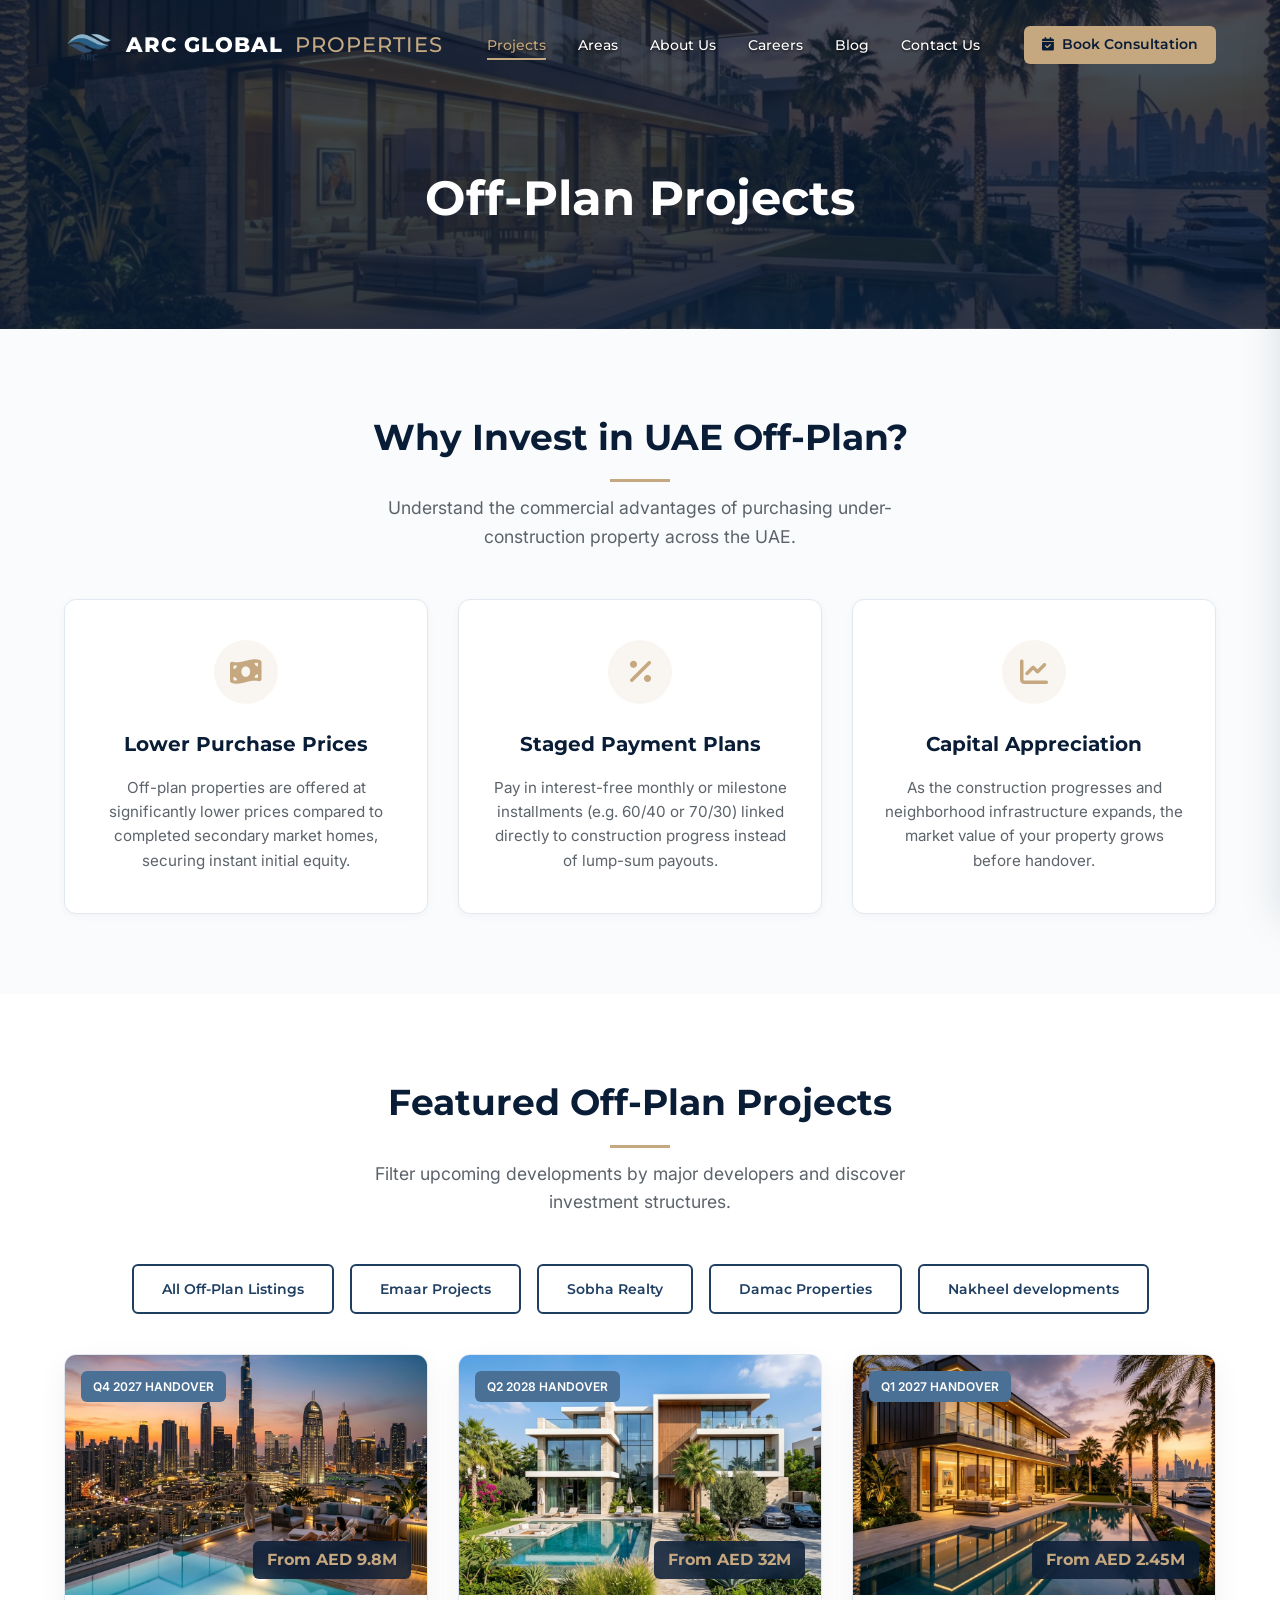
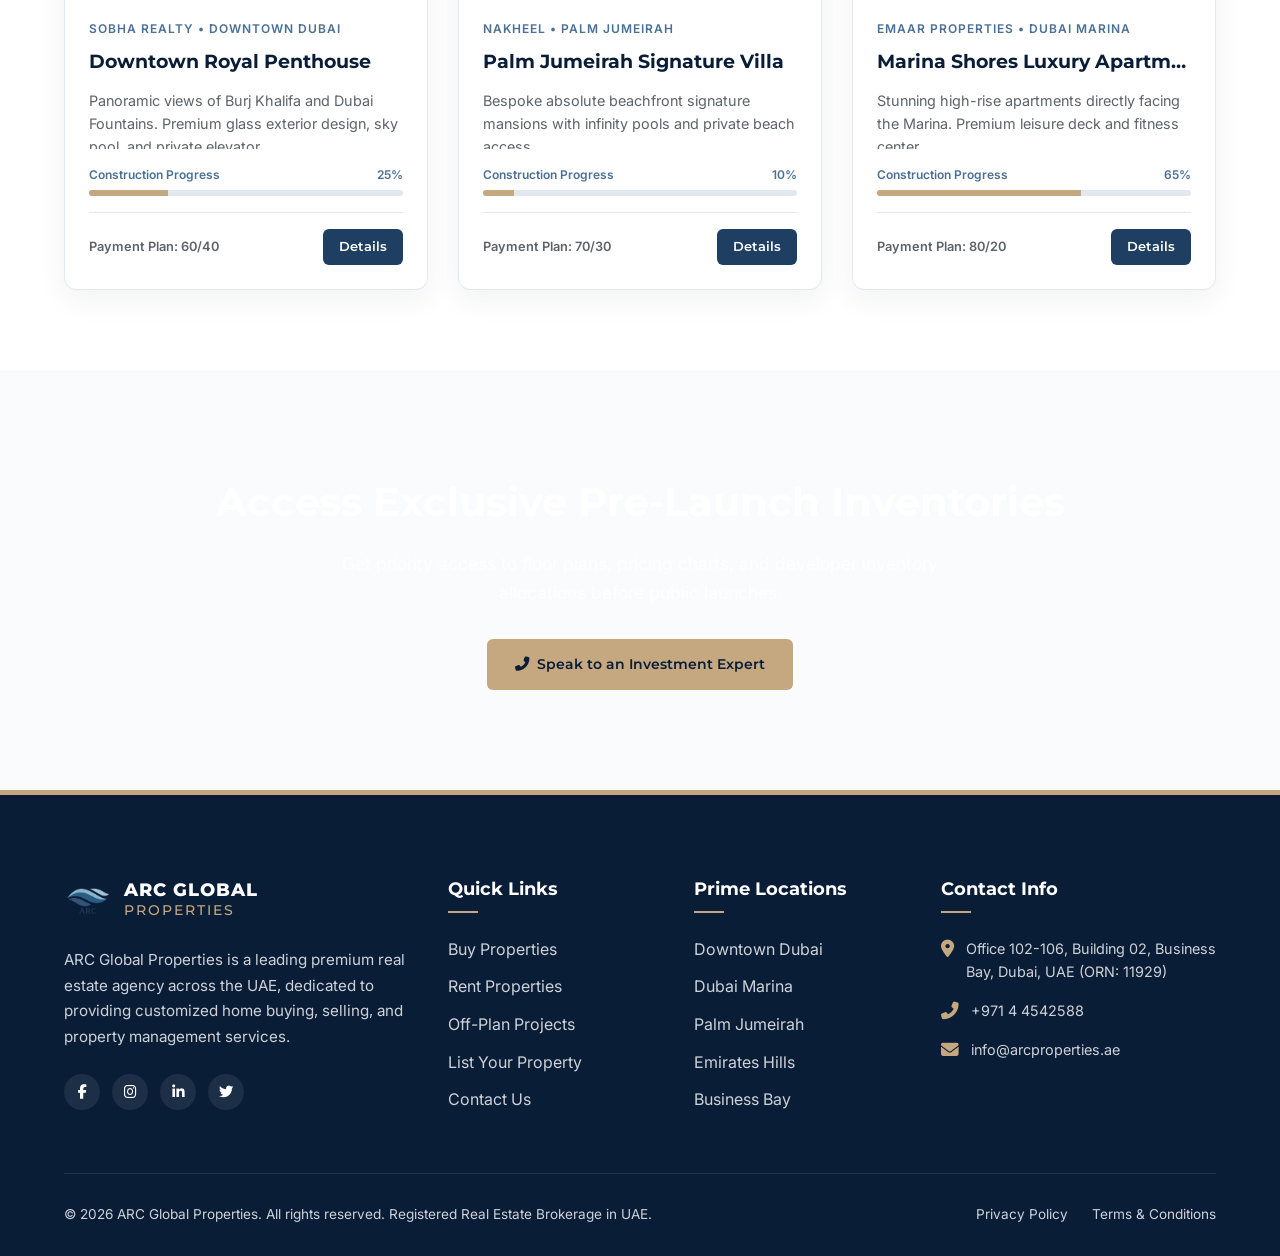
<file: off-plan.html>
<!DOCTYPE html>
<html lang="en">
<head>
    <meta charset="UTF-8">
    <meta name="viewport" content="width=device-width, initial-scale=1.0">
    <title>Off-Plan Projects in the UAE | ARC Global Properties</title>
    <meta name="description" content="Discover premium off-plan projects across the UAE — Dubai, Abu Dhabi, Sharjah, and Ras Al Khaimah. Invest in luxury properties by Emaar, Sobha, Damac, and Nakheel with high capital appreciation and flexible payment plans.">
    <!-- Favicon / Tab Icon -->
    <link rel="shortcut icon" href="assets/logo.png" type="image/png">
    <!-- FontAwesome for Premium Icons -->
    <link rel="stylesheet" href="https://cdnjs.cloudflare.com/ajax/libs/font-awesome/6.4.0/css/all.min.css">
    <!-- Stylesheet -->
    <link rel="stylesheet" href="css/style.css">
</head>
<body>

    <!-- Header Navigation -->
    <header class="header scrolled" id="header">
        <div class="container header-container">
            <a href="index.html" class="logo">
                <img src="assets/logo.png" alt="ARC Global Properties Logo" class="logo-img">
                ARC GLOBAL<span>PROPERTIES</span>
            </a>
            
            <nav>
                <ul class="nav-menu">
                    <li><a href="off-plan.html" class="nav-link">Projects</a></li>
                    <li><a href="areas.html" class="nav-link">Areas</a></li>
                    <li><a href="about.html" class="nav-link">About Us</a></li>
                    <li><a href="careers.html" class="nav-link">Careers</a></li>
                    <li><a href="blog.html" class="nav-link">Blog</a></li>
                    <li><a href="contact.html" class="nav-link">Contact Us</a></li>
                </ul>
            </nav>

            <div class="nav-cta">
                <a href="contact.html" class="btn btn-primary"><i class="fas fa-calendar-check"></i> Book Consultation</a>
            </div>

            <div class="mobile-nav-toggle">
                <i class="fas fa-bars"></i>
            </div>
        </div>
    </header>

    <section class="page-banner">
        <div class="container">
            <h1>Off-Plan Projects</h1>
        </div>
    </section>

    <!-- Investment Advantages Section -->
    <section class="section">
        <div class="container">
            <div class="section-title">
                <h2>Why Invest in UAE Off-Plan?</h2>
                <p>Understand the commercial advantages of purchasing under-construction property across the UAE.</p>
            </div>

            <div class="why-grid">
                <div class="why-card">
                    <div class="why-icon">
                        <i class="fas fa-money-bill-wave"></i>
                    </div>
                    <h3>Lower Purchase Prices</h3>
                    <p>Off-plan properties are offered at significantly lower prices compared to completed secondary market homes, securing instant initial equity.</p>
                </div>

                <div class="why-card">
                    <div class="why-icon">
                        <i class="fas fa-percentage"></i>
                    </div>
                    <h3>Staged Payment Plans</h3>
                    <p>Pay in interest-free monthly or milestone installments (e.g. 60/40 or 70/30) linked directly to construction progress instead of lump-sum payouts.</p>
                </div>

                <div class="why-card">
                    <div class="why-icon">
                        <i class="fas fa-chart-line"></i>
                    </div>
                    <h3>Capital Appreciation</h3>
                    <p>As the construction progresses and neighborhood infrastructure expands, the market value of your property grows before handover.</p>
                </div>
            </div>
        </div>
    </section>

    <!-- Off Plan Showcase -->
    <section class="section" style="background-color: var(--bg-white);">
        <div class="container">
            <div class="section-title">
                <h2>Featured Off-Plan Projects</h2>
                <p>Filter upcoming developments by major developers and discover investment structures.</p>
            </div>

            <!-- Developers Filter Tabs -->
            <div style="display:flex; justify-content:center; gap:16px; margin-bottom: 40px; flex-wrap:wrap;">
                <button class="btn btn-outline" style="border-radius: var(--radius-sm);" onclick="window.location.href='properties.html?purpose=off-plan'">All Off-Plan Listings</button>
                <button class="btn btn-outline" onclick="window.location.href='properties.html?purpose=off-plan&developer=Emaar'">Emaar Projects</button>
                <button class="btn btn-outline" onclick="window.location.href='properties.html?purpose=off-plan&developer=Sobha'">Sobha Realty</button>
                <button class="btn btn-outline" onclick="window.location.href='properties.html?purpose=off-plan&developer=Damac'">Damac Properties</button>
                <button class="btn btn-outline" onclick="window.location.href='properties.html?purpose=off-plan&developer=Nakheel'">Nakheel developments</button>
            </div>

            <!-- Custom Showcase Cards with progress bar -->
            <div class="property-grid">
                
                <!-- Project 1 -->
                <div class="property-card">
                    <div class="property-img">
                        <img src="assets/prop-penthouse.png" alt="Downtown Royal Penthouse">
                        <span class="property-badge off-plan">Q4 2027 Handover</span>
                        <span class="property-price">From AED 9.8M</span>
                    </div>
                    <div class="property-info">
                        <div class="property-type">Sobha Realty • Downtown Dubai</div>
                        <h3 class="property-title"><a href="property-detail.html?id=3">Downtown Royal Penthouse</a></h3>
                        <p style="color: var(--text-muted); font-size:0.9rem; margin-bottom:16px; height: 60px; overflow:hidden;">Panoramic views of Burj Khalifa and Dubai Fountains. Premium glass exterior design, sky pool, and private elevator.</p>
                        
                        <!-- Construction Timeline -->
                        <div style="margin-bottom:16px;">
                            <div style="display:flex; justify-content:space-between; font-size:0.75rem; font-weight:600; color:var(--steel-blue); margin-bottom: 6px;">
                                <span>Construction Progress</span>
                                <span>25%</span>
                            </div>
                            <div style="width:100%; height:6px; background-color:var(--border-color); border-radius:3px; overflow:hidden;">
                                <div style="width:25%; height:100%; background-color:var(--gold);"></div>
                            </div>
                        </div>

                        <div style="display:flex; justify-content:space-between; align-items:center; border-top: 1px solid var(--border-color); padding-top:16px;">
                            <span style="font-size:0.8rem; color:var(--text-muted); font-weight:600;">Payment Plan: 60/40</span>
                            <a href="property-detail.html?id=3" class="btn btn-secondary" style="padding: 8px 16px; font-size: 0.8rem;">Details</a>
                        </div>
                    </div>
                </div>

                <!-- Project 2 -->
                <div class="property-card">
                    <div class="property-img">
                        <img src="assets/prop-villa.png" alt="Palm Jumeirah Signature Villa">
                        <span class="property-badge off-plan">Q2 2028 Handover</span>
                        <span class="property-price">From AED 32M</span>
                    </div>
                    <div class="property-info">
                        <div class="property-type">Nakheel • Palm Jumeirah</div>
                        <h3 class="property-title"><a href="property-detail.html?id=5">Palm Jumeirah Signature Villa</a></h3>
                        <p style="color: var(--text-muted); font-size:0.9rem; margin-bottom:16px; height: 60px; overflow:hidden;">Bespoke absolute beachfront signature mansions with infinity pools and private beach access.</p>
                        
                        <!-- Construction Timeline -->
                        <div style="margin-bottom:16px;">
                            <div style="display:flex; justify-content:space-between; font-size:0.75rem; font-weight:600; color:var(--steel-blue); margin-bottom: 6px;">
                                <span>Construction Progress</span>
                                <span>10%</span>
                            </div>
                            <div style="width:100%; height:6px; background-color:var(--border-color); border-radius:3px; overflow:hidden;">
                                <div style="width:10%; height:100%; background-color:var(--gold);"></div>
                            </div>
                        </div>

                        <div style="display:flex; justify-content:space-between; align-items:center; border-top: 1px solid var(--border-color); padding-top:16px;">
                            <span style="font-size:0.8rem; color:var(--text-muted); font-weight:600;">Payment Plan: 70/30</span>
                            <a href="property-detail.html?id=5" class="btn btn-secondary" style="padding: 8px 16px; font-size: 0.8rem;">Details</a>
                        </div>
                    </div>
                </div>

                <!-- Project 3 -->
                <div class="property-card">
                    <div class="property-img">
                        <img src="assets/hero-bg.png" alt="Marina Shores Premium Apartment">
                        <span class="property-badge off-plan">Q1 2027 Handover</span>
                        <span class="property-price">From AED 2.45M</span>
                    </div>
                    <div class="property-info">
                        <div class="property-type">Emaar Properties • Dubai Marina</div>
                        <h3 class="property-title"><a href="property-detail.html?id=1">Marina Shores Luxury Apartments</a></h3>
                        <p style="color: var(--text-muted); font-size:0.9rem; margin-bottom:16px; height: 60px; overflow:hidden;">Stunning high-rise apartments directly facing the Marina. Premium leisure deck and fitness center.</p>
                        
                        <!-- Construction Timeline -->
                        <div style="margin-bottom:16px;">
                            <div style="display:flex; justify-content:space-between; font-size:0.75rem; font-weight:600; color:var(--steel-blue); margin-bottom: 6px;">
                                <span>Construction Progress</span>
                                <span>65%</span>
                            </div>
                            <div style="width:100%; height:6px; background-color:var(--border-color); border-radius:3px; overflow:hidden;">
                                <div style="width:65%; height:100%; background-color:var(--gold);"></div>
                            </div>
                        </div>

                        <div style="display:flex; justify-content:space-between; align-items:center; border-top: 1px solid var(--border-color); padding-top:16px;">
                            <span style="font-size:0.8rem; color:var(--text-muted); font-weight:600;">Payment Plan: 80/20</span>
                            <a href="property-detail.html?id=1" class="btn btn-secondary" style="padding: 8px 16px; font-size: 0.8rem;">Details</a>
                        </div>
                    </div>
                </div>

            </div>

        </div>
    </section>

    <!-- Consultation CTA -->
    <section class="cta-banner">
        <div class="container cta-content">
            <h2>Access Exclusive Pre-Launch Inventories</h2>
            <p>Get priority access to floor plans, pricing charts, and developer inventory allocations before public launches.</p>
            <a href="contact.html" class="btn btn-primary"><i class="fas fa-phone-alt"></i> Speak to an Investment Expert</a>
        </div>
    </section>

    <!-- Footer -->
    <footer class="footer">
        <div class="container">
            <div class="footer-grid">
                <div class="footer-about">
                    <a href="index.html" class="footer-logo">
                        <img src="assets/logo.png" alt="ARC Global Properties Logo">
                        <span class="footer-logo-text">
                            <span class="footer-logo-line1">ARC GLOBAL</span>
                            <span class="footer-logo-line2">PROPERTIES</span>
                        </span>
                    </a>
                    <p>ARC Global Properties is a leading premium real estate agency across the UAE, dedicated to providing customized home buying, selling, and property management services.</p>
                    <div class="footer-socials">
                        <a href="#" class="social-icon"><i class="fab fa-facebook-f"></i></a>
                        <a href="#" class="social-icon"><i class="fab fa-instagram"></i></a>
                        <a href="#" class="social-icon"><i class="fab fa-linkedin-in"></i></a>
                        <a href="#" class="social-icon"><i class="fab fa-twitter"></i></a>
                    </div>
                </div>

                <div class="footer-links">
                    <h3>Quick Links</h3>
                    <ul>
                        <li><a href="properties.html?purpose=sale">Buy Properties</a></li>
                        <li><a href="properties.html?purpose=rent">Rent Properties</a></li>
                        <li><a href="off-plan.html">Off-Plan Projects</a></li>
                        <li><a href="list-property.html">List Your Property</a></li>
                        <li><a href="contact.html">Contact Us</a></li>
                    </ul>
                </div>

                <div class="footer-links">
                    <h3>Prime Locations</h3>
                    <ul>
                        <li><a href="properties.html?location=Downtown%20Dubai">Downtown Dubai</a></li>
                        <li><a href="properties.html?location=Dubai%20Marina">Dubai Marina</a></li>
                        <li><a href="properties.html?location=Palm%20Jumeirah">Palm Jumeirah</a></li>
                        <li><a href="properties.html?location=Emirates%20Hills">Emirates Hills</a></li>
                        <li><a href="properties.html?location=Business%20Bay">Business Bay</a></li>
                    </ul>
                </div>

                <div class="footer-contact">
                    <h3>Contact Info</h3>
                    <ul>
                        <li>
                            <i class="fas fa-map-marker-alt"></i>
                            <span>Office 102-106, Building 02, Business Bay, Dubai, UAE (ORN: 11929)</span>
                        </li>
                        <li>
                            <i class="fas fa-phone-alt"></i>
                            <a href="tel:+97144542588">+971 4 4542588</a>
                        </li>
                        <li>
                            <i class="fas fa-envelope"></i>
                            <a href="mailto:info@arcproperties.ae">info@arcproperties.ae</a>
                        </li>
                    </ul>
                </div>
            </div>

            <div class="footer-bottom">
                <p>&copy; 2026 ARC Global Properties. All rights reserved. Registered Real Estate Brokerage in UAE.</p>
                <div class="footer-bottom-links">
                    <a href="#">Privacy Policy</a>
                    <a href="#">Terms &amp; Conditions</a>
                </div>
            </div>
        </div>
    </footer>

    <!-- Mobile Navigation Drawer -->
    <div class="overlay"></div>
    <div class="mobile-nav">
        <div class="mobile-nav-close">
            <i class="fas fa-times"></i>
        </div>
        <ul class="mobile-menu">
            <li><a href="off-plan.html" class="mobile-link">Projects</a></li>
            <li><a href="areas.html" class="mobile-link">Areas</a></li>
            <li><a href="about.html" class="mobile-link">About Us</a></li>
            <li><a href="careers.html" class="mobile-link">Careers</a></li>
            <li><a href="blog.html" class="mobile-link">Blog</a></li>
            <li><a href="contact.html" class="mobile-link">Contact Us</a></li>
        </ul>
    </div>

    <!-- Page Transition Overlay -->
    <div class="page-transition-overlay"></div>

    <!-- Success Modal -->
    <div class="success-modal" id="successModal">
        <div class="success-modal-content">
            <div class="success-icon">
                <i class="fas fa-check"></i>
            </div>
            <h3 id="successModalTitle">Submission Successful</h3>
            <p id="successModalMessage">Thank you for getting in touch with us.</p>
            <button class="btn btn-secondary" id="successModalClose">Close</button>
        </div>
    </div>

    <!-- Scripts -->
    <script src="js/main.js"></script>
</body>
</html>
</file>
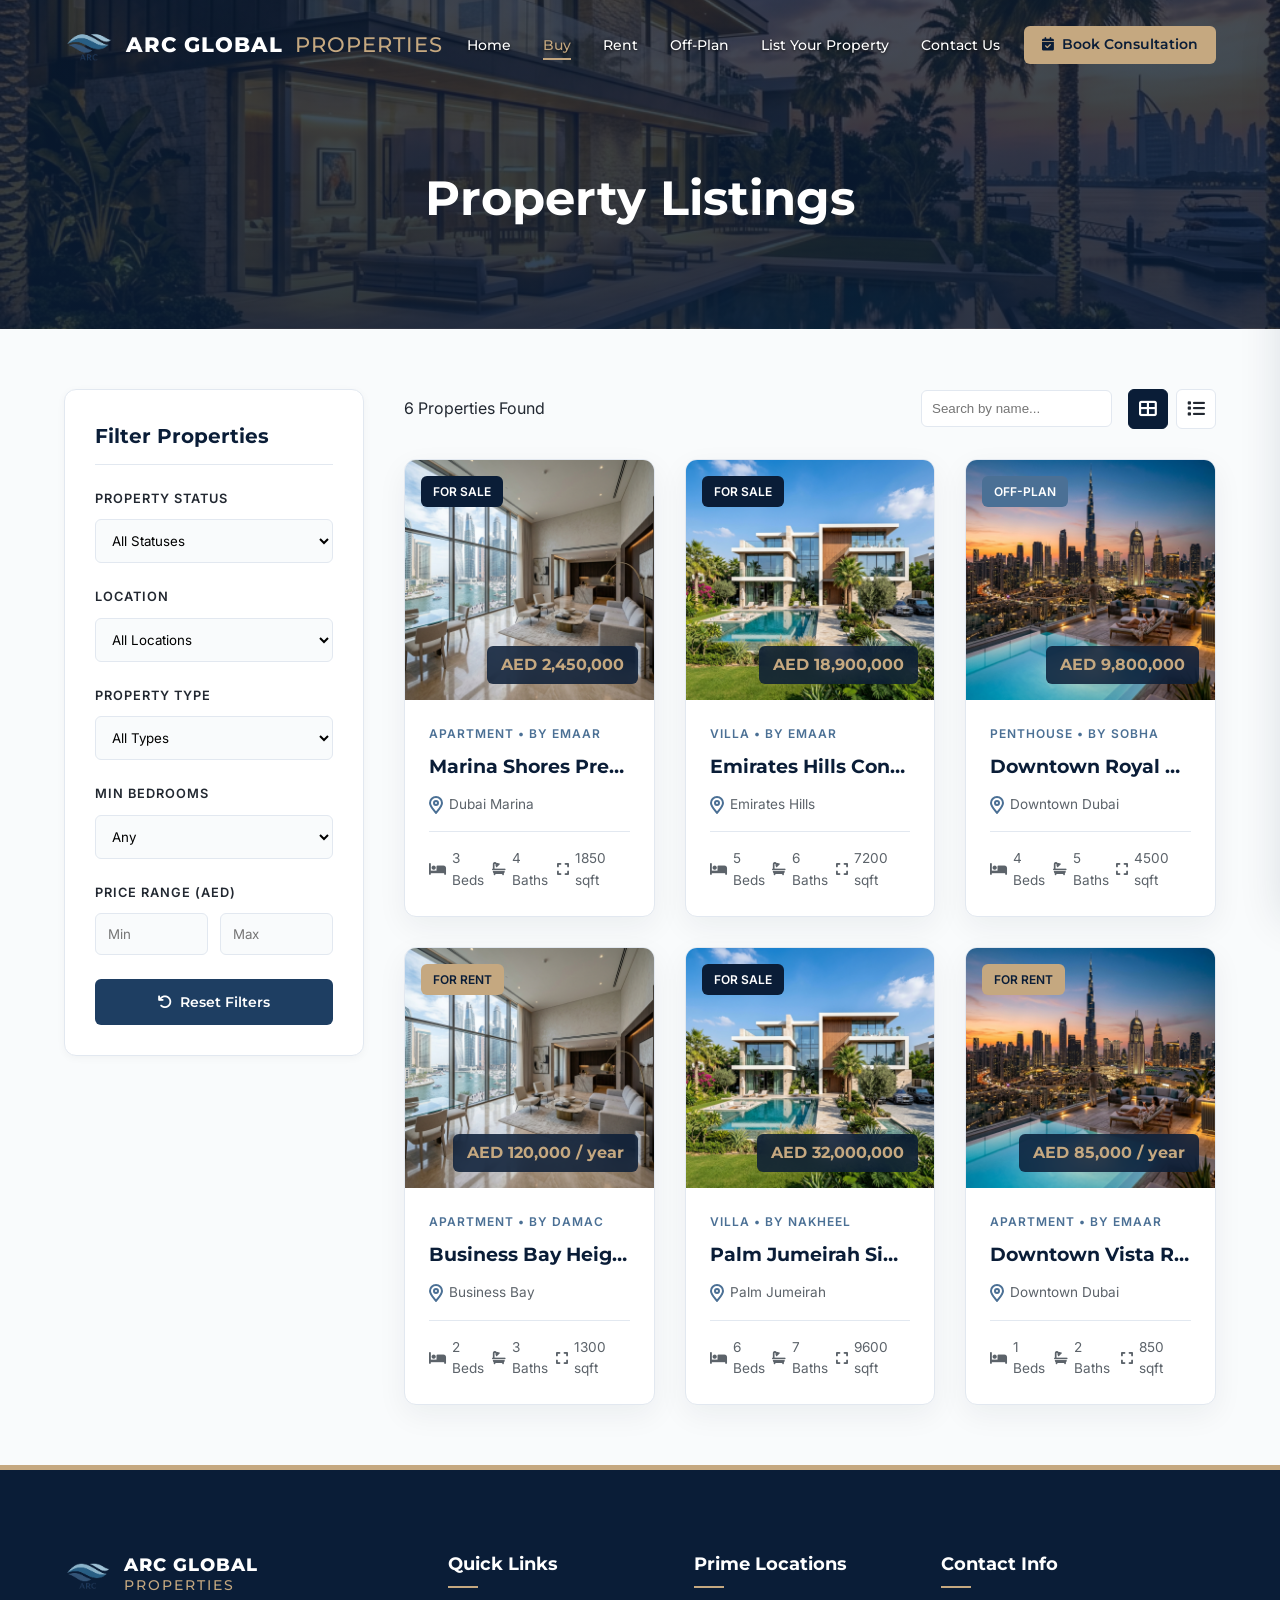
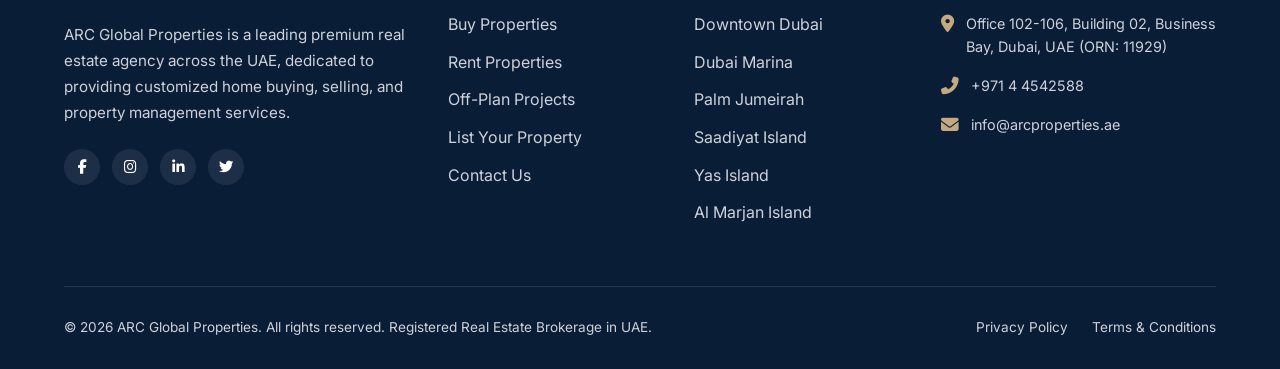
<file: properties.html>
<!DOCTYPE html>
<html lang="en">
<head>
    <meta charset="UTF-8">
    <meta name="viewport" content="width=device-width, initial-scale=1.0">
    <title>Properties for Sale & Rent in the UAE | ARC Global Properties</title>
    <meta name="description" content="Browse our luxury properties for sale and rent across UAE — Dubai, Abu Dhabi, Sharjah, Ras Al Khaimah. Filter by price, bedrooms, and property type.">
    <!-- Favicon / Tab Icon -->
    <link rel="shortcut icon" href="assets/logo.png" type="image/png">
    <!-- FontAwesome for Premium Icons -->
    <link rel="stylesheet" href="https://cdnjs.cloudflare.com/ajax/libs/font-awesome/6.4.0/css/all.min.css">
    <!-- Stylesheet -->
    <link rel="stylesheet" href="css/style.css">
</head>
<body>

    <!-- Header Navigation -->
    <header class="header scrolled" id="header">
        <div class="container header-container">
            <a href="index.html" class="logo">
                <img src="assets/logo.png" alt="ARC Global Properties Logo" class="logo-img">
                ARC GLOBAL<span>PROPERTIES</span>
            </a>
            
            <nav>
                <ul class="nav-menu">
                    <li><a href="index.html" class="nav-link">Home</a></li>
                    <li><a href="properties.html?purpose=sale" class="nav-link">Buy</a></li>
                    <li><a href="properties.html?purpose=rent" class="nav-link">Rent</a></li>
                    <li><a href="off-plan.html" class="nav-link">Off-Plan</a></li>
                    <li><a href="list-property.html" class="nav-link">List Your Property</a></li>
                    <li><a href="contact.html" class="nav-link">Contact Us</a></li>
                </ul>
            </nav>

            <div class="nav-cta">
                <a href="contact.html" class="btn btn-primary"><i class="fas fa-calendar-check"></i> Book Consultation</a>
            </div>

            <div class="mobile-nav-toggle">
                <i class="fas fa-bars"></i>
            </div>
        </div>
    </header>

    <section class="page-banner">
        <div class="container">
            <h1>Property Listings</h1>
        </div>
    </section>

    <!-- Properties Catalog Section -->
    <section class="container">
        <div class="properties-page-layout">
            
            <!-- Sidebar Filter -->
            <aside class="filter-sidebar">
                <h3>Filter Properties</h3>
                
                <div class="filter-group">
                    <label for="filterPurpose">Property Status</label>
                    <select id="filterPurpose">
                        <option value="all">All Statuses</option>
                        <option value="sale">For Sale</option>
                        <option value="rent">For Rent</option>
                        <option value="off-plan">Off-Plan</option>
                    </select>
                </div>

                <div class="filter-group">
                    <label for="filterLocation">Location</label>
                    <select id="filterLocation">
                        <option value="">All Locations</option>
                        <optgroup label="Dubai">
                            <option value="Dubai Marina">Dubai Marina</option>
                            <option value="Downtown Dubai">Downtown Dubai</option>
                            <option value="Palm Jumeirah">Palm Jumeirah</option>
                            <option value="Business Bay">Business Bay</option>
                            <option value="Emirates Hills">Emirates Hills</option>
                            <option value="JBR">Jumeirah Beach Residence</option>
                        </optgroup>
                        <optgroup label="Abu Dhabi">
                            <option value="Saadiyat Island">Saadiyat Island</option>
                            <option value="Yas Island">Yas Island</option>
                            <option value="Al Reem Island">Al Reem Island</option>
                        </optgroup>
                        <optgroup label="Sharjah">
                            <option value="Al Majaz">Al Majaz</option>
                            <option value="Aljada">Aljada</option>
                        </optgroup>
                        <optgroup label="Ras Al Khaimah">
                            <option value="Al Marjan Island">Al Marjan Island</option>
                        </optgroup>
                    </select>
                </div>

                <div class="filter-group">
                    <label for="filterType">Property Type</label>
                    <select id="filterType">
                        <option value="">All Types</option>
                        <option value="apartment">Apartment</option>
                        <option value="villa">Villa</option>
                        <option value="townhouse">Townhouse</option>
                        <option value="penthouse">Penthouse</option>
                    </select>
                </div>

                <div class="filter-group">
                    <label for="filterBeds">Min Bedrooms</label>
                    <select id="filterBeds">
                        <option value="">Any</option>
                        <option value="1">1+ Bed</option>
                        <option value="2">2+ Bed</option>
                        <option value="3">3+ Bed</option>
                        <option value="4">4+ Bed</option>
                        <option value="5">5+ Bed</option>
                    </select>
                </div>

                <div class="filter-group">
                    <label>Price Range (AED)</label>
                    <div class="range-inputs">
                        <input type="number" id="filterMinPrice" placeholder="Min">
                        <input type="number" id="filterMaxPrice" placeholder="Max">
                    </div>
                </div>

                <button class="btn btn-secondary" id="resetFiltersBtn" style="width: 100%;"><i class="fas fa-undo"></i> Reset Filters</button>
            </aside>

            <!-- Main Results Area -->
            <main class="properties-results">
                <div class="properties-header">
                    <div class="results-count" id="resultsCount">0 Properties Found</div>
                    <div style="display:flex; gap:16px; align-items:center;">
                        <input type="text" id="catalogSearchInput" placeholder="Search by name..." style="padding: 10px; border: 1px solid var(--border-color); border-radius: var(--radius-sm); outline:none;">
                        <div class="layout-toggles">
                            <div class="layout-btn active"><i class="fas fa-th-large"></i></div>
                            <div class="layout-btn"><i class="fas fa-list"></i></div>
                        </div>
                    </div>
                </div>

                <!-- Dynamic Grid container populated by main.js -->
                <div class="property-grid" id="propertiesCatalogGrid">
                    <!-- Fallback content if JS fails -->
                    <div style="text-align:center; grid-column: span 3; padding: 20px;">
                        <i class="fas fa-spinner fa-spin" style="font-size:2rem; color:var(--steel-blue);"></i>
                        <p style="margin-top:10px;">Loading catalog...</p>
                    </div>
                </div>
            </main>

        </div>
    </section>

    <!-- Footer -->
    <footer class="footer">
        <div class="container">
            <div class="footer-grid">
                <div class="footer-about">
                    <a href="index.html" class="footer-logo">
                        <img src="assets/logo.png" alt="ARC Global Properties Logo">
                        <span class="footer-logo-text">
                            <span class="footer-logo-line1">ARC GLOBAL</span>
                            <span class="footer-logo-line2">PROPERTIES</span>
                        </span>
                    </a>
                    <p>ARC Global Properties is a leading premium real estate agency across the UAE, dedicated to providing customized home buying, selling, and property management services.</p>
                    <div class="footer-socials">
                        <a href="#" class="social-icon"><i class="fab fa-facebook-f"></i></a>
                        <a href="#" class="social-icon"><i class="fab fa-instagram"></i></a>
                        <a href="#" class="social-icon"><i class="fab fa-linkedin-in"></i></a>
                        <a href="#" class="social-icon"><i class="fab fa-twitter"></i></a>
                    </div>
                </div>

                <div class="footer-links">
                    <h3>Quick Links</h3>
                    <ul>
                        <li><a href="properties.html?purpose=sale">Buy Properties</a></li>
                        <li><a href="properties.html?purpose=rent">Rent Properties</a></li>
                        <li><a href="off-plan.html">Off-Plan Projects</a></li>
                        <li><a href="list-property.html">List Your Property</a></li>
                        <li><a href="contact.html">Contact Us</a></li>
                    </ul>
                </div>

                <div class="footer-links">
                    <h3>Prime Locations</h3>
                    <ul>
                        <li><a href="properties.html?location=Downtown%20Dubai">Downtown Dubai</a></li>
                        <li><a href="properties.html?location=Dubai%20Marina">Dubai Marina</a></li>
                        <li><a href="properties.html?location=Palm%20Jumeirah">Palm Jumeirah</a></li>
                        <li><a href="properties.html?location=Saadiyat%20Island">Saadiyat Island</a></li>
                        <li><a href="properties.html?location=Yas%20Island">Yas Island</a></li>
                        <li><a href="properties.html?location=Al%20Marjan%20Island">Al Marjan Island</a></li>
                    </ul>
                </div>

                <div class="footer-contact">
                    <h3>Contact Info</h3>
                    <ul>
                        <li>
                            <i class="fas fa-map-marker-alt"></i>
                            <span>Office 102-106, Building 02, Business Bay, Dubai, UAE (ORN: 11929)</span>
                        </li>
                        <li>
                            <i class="fas fa-phone-alt"></i>
                            <a href="tel:+97144542588">+971 4 4542588</a>
                        </li>
                        <li>
                            <i class="fas fa-envelope"></i>
                            <a href="mailto:info@arcproperties.ae">info@arcproperties.ae</a>
                        </li>
                    </ul>
                </div>
            </div>

            <div class="footer-bottom">
                <p>&copy; 2026 ARC Global Properties. All rights reserved. Registered Real Estate Brokerage in UAE.</p>
                <div class="footer-bottom-links">
                    <a href="#">Privacy Policy</a>
                    <a href="#">Terms &amp; Conditions</a>
                </div>
            </div>
        </div>
    </footer>

    <!-- Mobile Navigation Drawer -->
    <div class="overlay"></div>
    <div class="mobile-nav">
        <div class="mobile-nav-close">
            <i class="fas fa-times"></i>
        </div>
        <ul class="mobile-menu">
            <li><a href="index.html" class="mobile-link">Home</a></li>
            <li><a href="properties.html?purpose=sale" class="mobile-link">Buy</a></li>
            <li><a href="properties.html?purpose=rent" class="mobile-link">Rent</a></li>
            <li><a href="off-plan.html" class="mobile-link">Off-Plan</a></li>
            <li><a href="list-property.html" class="mobile-link">List Your Property</a></li>
            <li><a href="contact.html" class="mobile-link">Contact Us</a></li>
        </ul>
    </div>

    <!-- Success Modal -->
    <div class="success-modal" id="successModal">
        <div class="success-modal-content">
            <div class="success-icon">
                <i class="fas fa-check"></i>
            </div>
            <h3 id="successModalTitle">Submission Successful</h3>
            <p id="successModalMessage">Thank you for getting in touch with us.</p>
            <button class="btn btn-secondary" id="successModalClose">Close</button>
        </div>
    </div>

    <!-- Scripts -->
    <script src="js/main.js"></script>
</body>
</html>
</file>
<file: css/style.css>
@import url('https://fonts.googleapis.com/css2?family=Inter:wght@300;400;500;600;700&family=Montserrat:wght@300;400;500;600;700;800&display=swap');

:root {
    --primary-navy: #0A1D37;
    --logo-navy: #1E3E62;
    --steel-blue: #4B7095;
    --ice-blue: #8EACCD;
    --gold: #C5A880;
    --gold-dark: #A88F6C;
    --bg-light: #F9FBFC;
    --bg-white: #FFFFFF;
    --text-dark: #222831;
    --text-muted: #5C636A;
    --border-color: #E2E8F0;
    --font-heading: 'Montserrat', sans-serif;
    --font-body: 'Inter', sans-serif;
    --transition-smooth: all 0.3s cubic-bezier(0.4, 0, 0.2, 1);
    --shadow-sm: 0 2px 8px rgba(0, 0, 0, 0.04);
    --shadow-md: 0 10px 30px rgba(10, 29, 55, 0.06);
    --shadow-lg: 0 20px 40px rgba(10, 29, 55, 0.12);
    --radius-sm: 6px;
    --radius-md: 12px;
    --radius-lg: 20px;
}

/* Base Styles */
* {
    margin: 0;
    padding: 0;
    box-sizing: border-box;
}

html {
    scroll-behavior: smooth;
    font-size: 16px;
}

body {
    font-family: var(--font-body);
    background-color: var(--bg-light);
    color: var(--text-dark);
    line-height: 1.6;
    overflow-x: hidden;
}

h1, h2, h3, h4, h5, h6 {
    font-family: var(--font-heading);
    color: var(--primary-navy);
    font-weight: 700;
}

a {
    text-decoration: none;
    color: inherit;
    transition: var(--transition-smooth);
}

img {
    max-width: 100%;
    height: auto;
    display: block;
}

/* Layout Utilities */
.container {
    width: 100%;
    max-width: 1200px;
    margin: 0 auto;
    padding: 0 24px;
}

.section {
    padding: 80px 0;
}

.section-title {
    text-align: center;
    margin-bottom: 48px;
}

.section-title h2 {
    font-size: 2.25rem;
    position: relative;
    padding-bottom: 16px;
    margin-bottom: 12px;
}

.section-title h2::after {
    content: '';
    position: absolute;
    bottom: 0;
    left: 50%;
    transform: translateX(-50%);
    width: 60px;
    height: 3px;
    background-color: var(--gold);
}

.section-title p {
    color: var(--text-muted);
    font-size: 1.1rem;
    max-width: 600px;
    margin: 0 auto;
}

/* Button Component */
.btn {
    display: inline-flex;
    align-items: center;
    justify-content: center;
    padding: 14px 28px;
    font-family: var(--font-heading);
    font-size: 0.9rem;
    font-weight: 600;
    border-radius: var(--radius-sm);
    cursor: pointer;
    transition: var(--transition-smooth);
    border: none;
    gap: 8px;
}

.btn-primary {
    background-color: var(--gold);
    color: var(--primary-navy);
}

.btn-primary:hover {
    background-color: var(--gold-dark);
    transform: translateY(-2px);
    box-shadow: 0 4px 15px rgba(197, 168, 128, 0.4);
}

.btn-secondary {
    background-color: var(--logo-navy);
    color: var(--bg-white);
}

.btn-secondary:hover {
    background-color: var(--primary-navy);
    transform: translateY(-2px);
    box-shadow: 0 4px 15px rgba(30, 62, 98, 0.4);
}

.btn-outline {
    background-color: transparent;
    border: 2px solid var(--logo-navy);
    color: var(--logo-navy);
}

.btn-outline:hover {
    background-color: var(--logo-navy);
    color: var(--bg-white);
    transform: translateY(-2px);
}

/* Navigation Header */
.header {
    position: fixed;
    top: 0;
    left: 0;
    width: 100%;
    z-index: 1000;
    transition: var(--transition-smooth);
    padding: 20px 0;
}

.header.scrolled {
    background-color: rgba(10, 29, 55, 0.95);
    backdrop-filter: blur(10px);
    box-shadow: var(--shadow-sm);
    padding: 12px 0;
}

.header-container {
    display: flex;
    justify-content: space-between;
    align-items: center;
}

.logo {
    display: flex;
    align-items: center;
    gap: 12px;
    font-family: var(--font-heading);
    font-weight: 800;
    font-size: 1.3rem;
    color: var(--bg-white);
    letter-spacing: 1px;
}

.logo span {
    color: var(--gold);
    font-weight: 500;
}

.logo img {
    height: 50px;
    width: auto;
    transition: var(--transition-smooth);
}

.header.scrolled .logo img {
    height: 40px;
}

.nav-menu {
    display: flex;
    list-style: none;
    gap: 32px;
}

.nav-link {
    color: var(--bg-white);
    font-family: var(--font-heading);
    font-size: 0.9rem;
    font-weight: 500;
    position: relative;
    padding: 6px 0;
}

.header:not(.scrolled) .nav-link {
    /* Keep white, add text shadow for readability over hero background */
    text-shadow: 0 1px 3px rgba(0, 0, 0, 0.8);
}

.nav-link::after {
    content: '';
    position: absolute;
    bottom: 0;
    left: 0;
    width: 0;
    height: 2px;
    background-color: var(--gold);
    transition: var(--transition-smooth);
}

.nav-link:hover::after,
.nav-link.active::after {
    width: 100%;
}

.nav-link:hover,
.nav-link.active {
    color: var(--gold);
}

.nav-cta .btn {
    padding: 8px 18px;
    font-size: 0.85rem;
}

.mobile-nav-toggle {
    display: none;
    color: var(--bg-white);
    font-size: 1.5rem;
    cursor: pointer;
}

/* Hero Section */
.hero {
    position: relative;
    min-height: 100vh;
    display: flex;
    align-items: center;
    background-image: 
        linear-gradient(160deg, rgba(5, 15, 35, 0.75) 0%, rgba(10, 29, 55, 0.5) 40%, rgba(10, 29, 55, 0.88) 100%),
        url('../assets/hero-bg.png');
    background-size: cover;
    background-position: center top;
    background-attachment: fixed;
    color: var(--bg-white);
    padding-top: 100px;
    overflow: hidden;
}

/* Animated shimmer overlay */
.hero::before {
    content: '';
    position: absolute;
    inset: 0;
    background: radial-gradient(ellipse at 70% 50%, rgba(197, 168, 128, 0.08) 0%, transparent 65%);
    pointer-events: none;
    z-index: 1;
    animation: heroShimmer 8s ease-in-out infinite alternate;
}

/* Diagonal gold accent line */
.hero::after {
    content: '';
    position: absolute;
    top: 0;
    left: 0;
    right: 0;
    height: 4px;
    background: linear-gradient(90deg, transparent, var(--gold), transparent);
    z-index: 2;
}

@keyframes heroShimmer {
    from { opacity: 0.6; transform: scale(1); }
    to   { opacity: 1;   transform: scale(1.04); }
}

.hero-content {
    max-width: 820px;
    margin-bottom: 48px;
    animation: fadeInUp 1s ease;
    position: relative;
    z-index: 2;
}

.hero-subtitle {
    font-family: var(--font-heading);
    font-size: 0.85rem;
    text-transform: uppercase;
    letter-spacing: 5px;
    color: var(--gold);
    margin-bottom: 20px;
    font-weight: 600;
    display: inline-flex;
    align-items: center;
    gap: 10px;
}

.hero-subtitle::before,
.hero-subtitle::after {
    content: '';
    display: inline-block;
    width: 28px;
    height: 1px;
    background-color: var(--gold);
    opacity: 0.7;
}

.hero-title {
    font-size: 4rem;
    line-height: 1.15;
    color: var(--bg-white);
    margin-bottom: 28px;
    text-shadow: 0 4px 24px rgba(0, 0, 0, 0.5);
    font-weight: 800;
    letter-spacing: -0.5px;
}

/* Gold highlight word in hero title */
.text-gold {
    color: var(--gold);
    position: relative;
}

.text-gold::after {
    content: '';
    position: absolute;
    bottom: -4px;
    left: 0;
    width: 100%;
    height: 2px;
    background: linear-gradient(90deg, var(--gold), transparent);
    border-radius: 2px;
}

.hero-desc {
    font-size: 1.2rem;
    color: rgba(255, 255, 255, 0.88);
    margin-bottom: 36px;
    line-height: 1.9;
    max-width: 680px;
    text-shadow: 0 1px 6px rgba(0,0,0,0.3);
}

/* Unified Search Widget */
.search-widget {
    background: rgba(8, 22, 45, 0.55);
    backdrop-filter: blur(24px);
    -webkit-backdrop-filter: blur(24px);
    border: 1px solid rgba(197, 168, 128, 0.18);
    border-radius: var(--radius-md);
    padding: 28px 32px;
    width: 100%;
    max-width: 920px;
    box-shadow: 0 32px 80px rgba(0,0,0,0.45), 0 0 0 1px rgba(255,255,255,0.04) inset;
    animation: fadeInUp 1.2s ease;
    position: relative;
    z-index: 2;
}

.search-tabs {
    display: flex;
    gap: 6px;
    margin-bottom: 22px;
    border-bottom: 1px solid rgba(197, 168, 128, 0.15);
    padding-bottom: 14px;
}

.search-tab {
    background: transparent;
    border: 1px solid transparent;
    color: rgba(255, 255, 255, 0.6);
    font-family: var(--font-heading);
    font-weight: 600;
    font-size: 0.85rem;
    padding: 8px 22px;
    cursor: pointer;
    border-radius: 50px;
    transition: var(--transition-smooth);
    letter-spacing: 0.5px;
}

.search-tab:hover {
    color: var(--gold);
    border-color: rgba(197, 168, 128, 0.3);
}

.search-tab.active {
    background: linear-gradient(135deg, var(--gold), #b8904a);
    border-color: transparent;
    color: var(--primary-navy);
    box-shadow: 0 4px 14px rgba(197, 168, 128, 0.35);
}

.search-form {
    display: grid;
    grid-template-columns: repeat(4, 1fr) auto;
    gap: 16px;
    align-items: end;
}

.form-group {
    display: flex;
    flex-direction: column;
    gap: 8px;
}

.form-group label {
    font-size: 0.75rem;
    text-transform: uppercase;
    letter-spacing: 1px;
    color: var(--text-dark);
    font-weight: 600;
}

/* Labels inside hero search widget are white (dark background) */
.search-widget .form-group label {
    color: rgba(255, 255, 255, 0.8);
}

.form-group select,
.form-group input {
    width: 100%;
    padding: 12px;
    border-radius: var(--radius-sm);
    border: 1px solid var(--border-color);
    background: var(--bg-white);
    color: var(--text-dark);
    font-family: var(--font-body);
    font-size: 0.9rem;
    outline: none;
    transition: var(--transition-smooth);
}

/* Inside hero search widget: inputs use glassy white-on-dark style */
.search-widget .form-group select,
.search-widget .form-group input {
    border: 1px solid rgba(255, 255, 255, 0.2);
    background: rgba(255, 255, 255, 0.1);
    color: var(--bg-white);
}

.search-widget .form-group select option {
    background-color: var(--primary-navy);
    color: var(--bg-white);
}

.form-group select:focus,
.form-group input:focus {
    border-color: var(--steel-blue);
    background: var(--bg-white);
}

.search-widget .form-group select:focus,
.search-widget .form-group input:focus {
    border-color: var(--gold);
    background: rgba(255, 255, 255, 0.2);
}

.search-submit {
    height: 48px;
    padding: 0 32px;
}

/* Stats Section */
.stats {
    background-color: var(--primary-navy);
    color: var(--bg-white);
    padding: 60px 0;
}

.stats-grid {
    display: grid;
    grid-template-columns: repeat(4, 1fr);
    gap: 30px;
    text-align: center;
}

.stat-item h3 {
    font-size: 2.5rem;
    color: var(--gold);
    margin-bottom: 8px;
}

.stat-item p {
    font-size: 0.9rem;
    text-transform: uppercase;
    letter-spacing: 1px;
    color: rgba(255, 255, 255, 0.8);
}

/* Property Grid & Card */
.property-grid {
    display: grid;
    grid-template-columns: repeat(3, 1fr);
    gap: 30px;
}

.property-card {
    background-color: var(--bg-white);
    border-radius: var(--radius-md);
    overflow: hidden;
    box-shadow: var(--shadow-md);
    transition: var(--transition-smooth);
    border: 1px solid var(--border-color);
}

.property-card:hover {
    transform: translateY(-8px);
    box-shadow: var(--shadow-lg);
}

.property-img {
    position: relative;
    height: 240px;
    overflow: hidden;
}

.property-img img {
    width: 100%;
    height: 100%;
    object-fit: cover;
    transition: var(--transition-smooth);
}

.property-card:hover .property-img img {
    transform: scale(1.1);
}

.property-badge {
    position: absolute;
    top: 16px;
    left: 16px;
    background-color: var(--primary-navy);
    color: var(--bg-white);
    padding: 6px 12px;
    font-size: 0.75rem;
    font-weight: 600;
    border-radius: var(--radius-sm);
    text-transform: uppercase;
}

.property-badge.rent {
    background-color: var(--gold);
    color: var(--primary-navy);
}

.property-badge.off-plan {
    background-color: var(--steel-blue);
}

.property-price {
    position: absolute;
    bottom: 16px;
    right: 16px;
    background-color: rgba(10, 29, 55, 0.85);
    backdrop-filter: blur(8px);
    color: var(--gold);
    padding: 6px 14px;
    font-weight: 700;
    border-radius: var(--radius-sm);
    font-family: var(--font-heading);
}

.property-info {
    padding: 24px;
}

.property-type {
    font-size: 0.75rem;
    text-transform: uppercase;
    color: var(--steel-blue);
    font-weight: 600;
    letter-spacing: 1px;
    margin-bottom: 8px;
}

.property-title {
    font-size: 1.2rem;
    margin-bottom: 12px;
    white-space: nowrap;
    overflow: hidden;
    text-overflow: ellipsis;
}

.property-location {
    display: flex;
    align-items: center;
    gap: 6px;
    color: var(--text-muted);
    font-size: 0.85rem;
    margin-bottom: 16px;
}

.property-specs {
    display: flex;
    justify-content: space-between;
    padding-top: 16px;
    border-top: 1px solid var(--border-color);
    font-size: 0.85rem;
    color: var(--text-muted);
}

.spec-item {
    display: flex;
    align-items: center;
    gap: 6px;
}

/* Why Choose Us Section */
.why-us {
    background-color: #F0F4F8;
}

.why-grid {
    display: grid;
    grid-template-columns: repeat(3, 1fr);
    gap: 30px;
}

.why-card {
    background: var(--bg-white);
    padding: 40px 30px;
    border-radius: var(--radius-md);
    box-shadow: var(--shadow-sm);
    text-align: center;
    transition: var(--transition-smooth);
    border: 1px solid var(--border-color);
}

.why-card:hover {
    transform: translateY(-5px);
    box-shadow: var(--shadow-md);
    border-color: var(--gold);
}

.why-icon {
    width: 64px;
    height: 64px;
    background-color: rgba(197, 168, 128, 0.1);
    color: var(--gold);
    display: flex;
    align-items: center;
    justify-content: center;
    border-radius: 50%;
    font-size: 1.75rem;
    margin: 0 auto 24px;
    transition: var(--transition-smooth);
}

.why-card:hover .why-icon {
    background-color: var(--gold);
    color: var(--primary-navy);
}

.why-card h3 {
    margin-bottom: 16px;
    font-size: 1.25rem;
}

.why-card p {
    color: var(--text-muted);
    font-size: 0.95rem;
}

/* CTA Banner */
.cta-banner {
    background-image: linear-gradient(rgba(10, 29, 55, 0.85), rgba(10, 29, 55, 0.85)), url('../assets/hero-bg.png');
    background-size: cover;
    background-position: center;
    background-attachment: fixed;
    color: var(--bg-white);
    text-align: center;
    padding: 100px 0;
}

.cta-content h2 {
    color: var(--bg-white);
    font-size: 2.5rem;
    margin-bottom: 16px;
}

.cta-content p {
    font-size: 1.1rem;
    max-width: 600px;
    margin: 0 auto 32px;
    color: rgba(255, 255, 255, 0.9);
}

/* Testimonial / Review Carousel */
.testimonials {
    background-color: var(--bg-white);
}

.testimonial-container {
    max-width: 800px;
    margin: 0 auto;
    text-align: center;
}

.testimonial-card {
    padding: 40px;
}

.testimonial-stars {
    color: var(--gold);
    margin-bottom: 20px;
    font-size: 1.2rem;
}

.testimonial-text {
    font-size: 1.25rem;
    font-style: italic;
    color: var(--logo-navy);
    margin-bottom: 24px;
    line-height: 1.8;
}

.testimonial-author h4 {
    font-size: 1rem;
    margin-bottom: 4px;
}

.testimonial-author p {
    color: var(--text-muted);
    font-size: 0.85rem;
}

/* Footer Section */
.footer {
    background-color: var(--primary-navy);
    color: rgba(255, 255, 255, 0.8);
    padding: 80px 0 30px;
    border-top: 5px solid var(--gold);
}

.footer-grid {
    display: grid;
    grid-template-columns: 2fr 1.2fr 1.2fr 1.6fr;
    gap: 40px;
    margin-bottom: 60px;
}

.footer-logo {
    display: flex;
    align-items: center;
    gap: 12px;
    font-family: var(--font-heading);
    font-weight: 800;
    color: var(--bg-white);
    letter-spacing: 1px;
    margin-bottom: 24px;
    text-decoration: none;
}

.footer-logo img {
    height: 48px;
    width: auto;
    /* Keep original logo colors, no filters */
}

.footer-logo-text {
    display: flex;
    flex-direction: column;
    line-height: 1.25;
}

.footer-logo-line1 {
    font-size: 1.1rem;
    font-weight: 800;
    color: var(--bg-white);
}

.footer-logo-line2 {
    font-size: 0.9rem;
    font-weight: 500;
    color: var(--gold);
    letter-spacing: 2px;
}

.footer-about p {
    font-size: 0.95rem;
    line-height: 1.7;
    margin-bottom: 24px;
}

.footer-socials {
    display: flex;
    gap: 12px;
}

.social-icon {
    width: 36px;
    height: 36px;
    background-color: rgba(255, 255, 255, 0.08);
    border-radius: 50%;
    display: flex;
    align-items: center;
    justify-content: center;
    color: var(--bg-white);
    transition: var(--transition-smooth);
    font-size: 0.9rem;
}

.social-icon:hover {
    background-color: var(--gold);
    color: var(--primary-navy);
    transform: translateY(-3px);
}

.footer-links h3,
.footer-contact h3 {
    color: var(--bg-white);
    font-size: 1.1rem;
    margin-bottom: 24px;
    font-family: var(--font-heading);
    position: relative;
    padding-bottom: 10px;
}

.footer-links h3::after,
.footer-contact h3::after {
    content: '';
    position: absolute;
    bottom: 0;
    left: 0;
    width: 30px;
    height: 2px;
    background-color: var(--gold);
}

.footer-links ul {
    list-style: none;
    display: flex;
    flex-direction: column;
    gap: 12px;
}

.footer-links ul a:hover {
    color: var(--gold);
    padding-left: 6px;
}

.footer-contact ul {
    list-style: none;
    display: flex;
    flex-direction: column;
    gap: 16px;
}

.footer-contact li {
    display: flex;
    align-items: flex-start;
    gap: 12px;
    font-size: 0.9rem;
}

.footer-contact li i {
    color: var(--gold);
    font-size: 1.1rem;
    margin-top: 3px;
}

.footer-contact a:hover {
    color: var(--gold);
}

.footer-bottom {
    border-top: 1px solid rgba(255, 255, 255, 0.1);
    padding-top: 30px;
    display: flex;
    justify-content: space-between;
    align-items: center;
    font-size: 0.85rem;
}

.footer-bottom-links {
    display: flex;
    gap: 24px;
}

.footer-bottom-links a:hover {
    color: var(--gold);
}

/* Page Banner (For Inner Pages) */
.page-banner {
    background-image: linear-gradient(rgba(10, 29, 55, 0.75), rgba(10, 29, 55, 0.85)), url('../assets/hero-bg.png');
    background-size: cover;
    background-position: center;
    color: var(--bg-white);
    padding: 160px 0 80px;
    text-align: center;
}

.page-banner h1 {
    font-size: 3rem;
    color: var(--bg-white);
    margin-bottom: 12px;
}

.breadcrumbs {
    display: flex;
    justify-content: center;
    gap: 8px;
    font-size: 0.9rem;
    font-family: var(--font-heading);
}

.breadcrumbs span {
    color: var(--gold);
}

/* Properties Page Specific Styles */
.properties-page-layout {
    display: grid;
    grid-template-columns: 300px 1fr;
    gap: 40px;
    padding: 60px 0;
}

.filter-sidebar {
    background-color: var(--bg-white);
    border-radius: var(--radius-md);
    padding: 30px;
    box-shadow: var(--shadow-sm);
    border: 1px solid var(--border-color);
    height: fit-content;
    position: sticky;
    top: 100px;
}

.filter-sidebar h3 {
    font-size: 1.25rem;
    margin-bottom: 24px;
    padding-bottom: 12px;
    border-bottom: 1px solid var(--border-color);
}

.filter-group {
    margin-bottom: 24px;
}

.filter-group label {
    display: block;
    font-size: 0.8rem;
    text-transform: uppercase;
    letter-spacing: 1px;
    font-weight: 600;
    margin-bottom: 10px;
    color: var(--text-dark);
}

.filter-group select,
.filter-group input {
    width: 100%;
    padding: 12px;
    border-radius: var(--radius-sm);
    border: 1px solid var(--border-color);
    background-color: var(--bg-light);
    outline: none;
    font-family: var(--font-body);
    transition: var(--transition-smooth);
}

.filter-group select:focus,
.filter-group input:focus {
    border-color: var(--steel-blue);
    background-color: var(--bg-white);
}

.range-inputs {
    display: flex;
    gap: 12px;
}

.properties-header {
    display: flex;
    justify-content: space-between;
    align-items: center;
    margin-bottom: 30px;
}

.layout-toggles {
    display: flex;
    gap: 8px;
}

.layout-btn {
    background-color: var(--bg-white);
    border: 1px solid var(--border-color);
    width: 40px;
    height: 40px;
    border-radius: var(--radius-sm);
    display: flex;
    align-items: center;
    justify-content: center;
    cursor: pointer;
    font-size: 1.1rem;
    transition: var(--transition-smooth);
}

.layout-btn.active,
.layout-btn:hover {
    background-color: var(--primary-navy);
    color: var(--bg-white);
    border-color: var(--primary-navy);
}

/* Property Detail Styles */
.detail-grid {
    display: grid;
    grid-template-columns: 2fr 1fr;
    gap: 40px;
    padding: 60px 0;
}

.gallery-grid {
    display: grid;
    grid-template-columns: 2fr 1fr;
    grid-template-rows: 200px 200px;
    gap: 16px;
    margin-bottom: 40px;
    border-radius: var(--radius-md);
    overflow: hidden;
}

.gallery-main {
    grid-row: span 2;
    height: 100%;
}

.gallery-main img,
.gallery-sub img {
    width: 100%;
    height: 100%;
    object-fit: cover;
    cursor: pointer;
    transition: var(--transition-smooth);
}

.gallery-main img:hover,
.gallery-sub img:hover {
    filter: brightness(0.9);
}

.detail-header {
    display: flex;
    justify-content: space-between;
    align-items: flex-start;
    margin-bottom: 30px;
    padding-bottom: 30px;
    border-bottom: 1px solid var(--border-color);
}

.detail-price {
    font-size: 2.25rem;
    color: var(--gold);
    font-family: var(--font-heading);
    font-weight: 700;
}

.detail-title-area h2 {
    font-size: 1.85rem;
    margin-bottom: 12px;
}

.specs-list {
    display: grid;
    grid-template-columns: repeat(4, 1fr);
    gap: 20px;
    background-color: var(--bg-white);
    padding: 24px;
    border-radius: var(--radius-md);
    border: 1px solid var(--border-color);
    margin-bottom: 40px;
}

.detail-spec-item {
    text-align: center;
}

.detail-spec-item i {
    font-size: 1.5rem;
    color: var(--gold);
    margin-bottom: 8px;
}

.detail-spec-item span {
    display: block;
    font-size: 0.8rem;
    color: var(--text-muted);
}

.detail-spec-item strong {
    font-size: 1.1rem;
    color: var(--primary-navy);
}

.detail-section {
    margin-bottom: 40px;
}

.detail-section h3 {
    font-size: 1.4rem;
    margin-bottom: 20px;
    position: relative;
    padding-bottom: 8px;
}

.detail-section h3::after {
    content: '';
    position: absolute;
    bottom: 0;
    left: 0;
    width: 40px;
    height: 2px;
    background-color: var(--gold);
}

.detail-section p {
    color: var(--text-muted);
    font-size: 1rem;
    line-height: 1.8;
}

.amenities-grid {
    display: grid;
    grid-template-columns: repeat(3, 1fr);
    gap: 16px;
}

.amenity-item {
    display: flex;
    align-items: center;
    gap: 12px;
    background-color: var(--bg-white);
    padding: 16px;
    border-radius: var(--radius-sm);
    border: 1px solid var(--border-color);
    font-size: 0.95rem;
}

.amenity-item i {
    color: var(--gold);
    font-size: 1.2rem;
}

.agent-card {
    background-color: var(--bg-white);
    border-radius: var(--radius-md);
    padding: 30px;
    box-shadow: var(--shadow-sm);
    border: 1px solid var(--border-color);
    position: sticky;
    top: 100px;
}

.agent-profile {
    display: flex;
    align-items: center;
    gap: 20px;
    margin-bottom: 24px;
}

.agent-avatar {
    width: 80px;
    height: 80px;
    border-radius: 50%;
    overflow: hidden;
    border: 2px solid var(--gold);
}

.agent-info h4 {
    font-size: 1.1rem;
    margin-bottom: 4px;
}

.agent-info p {
    color: var(--text-muted);
    font-size: 0.85rem;
}

.agent-contact-form {
    display: flex;
    flex-direction: column;
    gap: 16px;
}

.agent-contact-form input,
.agent-contact-form textarea {
    width: 100%;
    padding: 12px;
    border-radius: var(--radius-sm);
    border: 1px solid var(--border-color);
    background-color: var(--bg-light);
    font-family: var(--font-body);
    font-size: 0.9rem;
    outline: none;
    transition: var(--transition-smooth);
}

.agent-contact-form input:focus,
.agent-contact-form textarea:focus {
    border-color: var(--steel-blue);
    background-color: var(--bg-white);
}

.agent-buttons {
    display: grid;
    grid-template-columns: 1fr 1fr;
    gap: 12px;
    margin-top: 8px;
}

/* List Your Property Step Form */
.list-container {
    max-width: 800px;
    margin: 60px auto;
    background-color: var(--bg-white);
    border-radius: var(--radius-md);
    padding: 40px;
    box-shadow: var(--shadow-md);
    border: 1px solid var(--border-color);
}

.form-steps {
    display: flex;
    justify-content: space-between;
    margin-bottom: 40px;
    position: relative;
}

.form-steps::before {
    content: '';
    position: absolute;
    top: 20px;
    left: 40px;
    right: 40px;
    height: 2px;
    background-color: var(--border-color);
    z-index: 1;
}

.step-indicator {
    position: relative;
    z-index: 2;
    background-color: var(--bg-white);
    width: 40px;
    height: 40px;
    border-radius: 50%;
    border: 2px solid var(--border-color);
    display: flex;
    align-items: center;
    justify-content: center;
    font-family: var(--font-heading);
    font-weight: 700;
    color: var(--text-muted);
    transition: var(--transition-smooth);
}

.step-indicator.active {
    border-color: var(--gold);
    color: var(--gold);
    box-shadow: 0 0 0 4px rgba(197, 168, 128, 0.15);
}

.step-indicator.completed {
    background-color: var(--gold);
    border-color: var(--gold);
    color: var(--primary-navy);
}

.form-step-content {
    display: none;
}

.form-step-content.active {
    display: block;
    animation: fadeIn 0.5s ease;
}

.step-title {
    font-size: 1.5rem;
    margin-bottom: 24px;
    border-bottom: 1px solid var(--border-color);
    padding-bottom: 12px;
}

.form-row {
    display: grid;
    grid-template-columns: 1fr 1fr;
    gap: 20px;
    margin-bottom: 20px;
}

.form-row-full {
    margin-bottom: 20px;
}

.form-row-full label,
.form-row label {
    display: block;
    font-size: 0.85rem;
    font-weight: 600;
    margin-bottom: 8px;
    text-transform: uppercase;
    letter-spacing: 0.5px;
}

.form-row-full input,
.form-row-full select,
.form-row-full textarea,
.form-row input,
.form-row select {
    width: 100%;
    padding: 12px;
    border-radius: var(--radius-sm);
    border: 1px solid var(--border-color);
    outline: none;
    font-family: var(--font-body);
    font-size: 0.95rem;
    transition: var(--transition-smooth);
}

.form-row-full input:focus,
.form-row-full select:focus,
.form-row-full textarea:focus,
.form-row input:focus,
.form-row select:focus {
    border-color: var(--steel-blue);
}

.drag-drop-area {
    border: 2px dashed var(--gold);
    border-radius: var(--radius-md);
    padding: 40px;
    text-align: center;
    background-color: var(--bg-light);
    cursor: pointer;
    transition: var(--transition-smooth);
}

.drag-drop-area:hover {
    background-color: rgba(197, 168, 128, 0.05);
}

.drag-drop-area i {
    font-size: 3rem;
    color: var(--gold);
    margin-bottom: 16px;
}

.drag-drop-area p {
    color: var(--text-muted);
}

.step-buttons {
    display: flex;
    justify-content: space-between;
    margin-top: 40px;
}

/* Contact Page Specific Styles */
.contact-grid {
    display: grid;
    grid-template-columns: 1fr 1.5fr;
    gap: 50px;
    padding: 60px 0;
}

.contact-info-panel {
    display: flex;
    flex-direction: column;
    gap: 30px;
}

.contact-method-card {
    background-color: var(--bg-white);
    padding: 30px;
    border-radius: var(--radius-md);
    box-shadow: var(--shadow-sm);
    border: 1px solid var(--border-color);
    display: flex;
    gap: 20px;
}

.contact-method-icon {
    width: 50px;
    height: 50px;
    background-color: rgba(197, 168, 128, 0.1);
    color: var(--gold);
    border-radius: 50%;
    display: flex;
    align-items: center;
    justify-content: center;
    font-size: 1.4rem;
    flex-shrink: 0;
}

.contact-method-details h4 {
    font-size: 1.1rem;
    margin-bottom: 8px;
}

.contact-method-details p,
.contact-method-details a {
    color: var(--text-muted);
    font-size: 0.95rem;
}

.office-locations {
    margin-top: 20px;
}

.office-tabs {
    display: flex;
    gap: 12px;
    margin-bottom: 20px;
}

.office-tab-btn {
    padding: 10px 20px;
    background-color: var(--bg-white);
    border: 1px solid var(--border-color);
    border-radius: var(--radius-sm);
    font-family: var(--font-heading);
    font-weight: 600;
    cursor: pointer;
    transition: var(--transition-smooth);
}

.office-tab-btn.active,
.office-tab-btn:hover {
    background-color: var(--logo-navy);
    color: var(--bg-white);
    border-color: var(--logo-navy);
}

.office-map-container {
    height: 300px;
    border-radius: var(--radius-md);
    overflow: hidden;
    box-shadow: var(--shadow-sm);
    border: 1px solid var(--border-color);
    position: relative;
}

.office-map-placeholder {
    width: 100%;
    height: 100%;
    background-color: #E2E8F0;
    display: flex;
    align-items: center;
    justify-content: center;
    font-family: var(--font-heading);
    font-weight: 600;
    color: var(--steel-blue);
    background-size: cover;
    background-position: center;
}

/* Lightbox Modal (For Gallery Detail Zoom) */
.lightbox {
    position: fixed;
    top: 0;
    left: 0;
    width: 100%;
    height: 100%;
    background-color: rgba(10, 29, 55, 0.95);
    z-index: 2000;
    display: none;
    align-items: center;
    justify-content: center;
}

.lightbox-content {
    position: relative;
    max-width: 90%;
    max-height: 80%;
}

.lightbox-content img {
    max-width: 100%;
    max-height: 80vh;
    border-radius: var(--radius-sm);
    box-shadow: var(--shadow-lg);
}

.lightbox-close {
    position: absolute;
    top: -40px;
    right: 0;
    color: var(--bg-white);
    font-size: 2rem;
    cursor: pointer;
    transition: var(--transition-smooth);
}

.lightbox-close:hover {
    color: var(--gold);
}

/* Success Modal */
.success-modal {
    position: fixed;
    top: 0;
    left: 0;
    width: 100%;
    height: 100%;
    background-color: rgba(10, 29, 55, 0.85);
    z-index: 2000;
    display: none;
    align-items: center;
    justify-content: center;
}

.success-modal-content {
    background-color: var(--bg-white);
    border-radius: var(--radius-md);
    padding: 40px;
    text-align: center;
    max-width: 500px;
    box-shadow: var(--shadow-lg);
    border: 1px solid var(--gold);
    animation: zoomIn 0.4s ease;
}

.success-icon {
    width: 80px;
    height: 80px;
    background-color: rgba(197, 168, 128, 0.15);
    color: var(--gold);
    border-radius: 50%;
    display: flex;
    align-items: center;
    justify-content: center;
    font-size: 2.5rem;
    margin: 0 auto 24px;
}

.success-modal-content h3 {
    font-size: 1.75rem;
    margin-bottom: 12px;
}

.success-modal-content p {
    color: var(--text-muted);
    margin-bottom: 24px;
}

/* Mobile Navigation Drawer */
.mobile-nav {
    position: fixed;
    top: 0;
    right: -300px;
    width: 300px;
    height: 100vh;
    background-color: var(--primary-navy);
    z-index: 1001;
    transition: var(--transition-smooth);
    padding: 40px 30px;
    box-shadow: var(--shadow-lg);
    display: flex;
    flex-direction: column;
    gap: 40px;
}

.mobile-nav.active {
    right: 0;
}

.mobile-nav-close {
    align-self: flex-end;
    color: var(--bg-white);
    font-size: 2rem;
    cursor: pointer;
}

.mobile-menu {
    list-style: none;
    display: flex;
    flex-direction: column;
    gap: 24px;
}

.mobile-link {
    color: var(--bg-white);
    font-family: var(--font-heading);
    font-size: 1.2rem;
    font-weight: 600;
}

.mobile-link:hover {
    color: var(--gold);
}

.overlay {
    position: fixed;
    top: 0;
    left: 0;
    width: 100%;
    height: 100%;
    background-color: rgba(10, 29, 55, 0.5);
    backdrop-filter: blur(4px);
    z-index: 1000;
    display: none;
}

.overlay.active {
    display: block;
}

/* Animations */
@keyframes fadeInUp {
    from {
        opacity: 0;
        transform: translateY(20px);
    }
    to {
        opacity: 1;
        transform: translateY(0);
    }
}

@keyframes fadeIn {
    from {
        opacity: 0;
    }
    to {
        opacity: 1;
    }
}

@keyframes zoomIn {
    from {
        opacity: 0;
        transform: scale(0.9);
    }
    to {
        opacity: 1;
        transform: scale(1);
    }
}

/* About Section Styles */
.about-section {
    background-color: var(--bg-white);
}

.about-grid {
    display: grid;
    grid-template-columns: 1fr 1.2fr;
    gap: 60px;
    align-items: center;
}

.about-logo-wrapper {
    background-color: var(--bg-light);
    border-radius: var(--radius-md);
    padding: 60px;
    display: flex;
    align-items: center;
    justify-content: center;
    border: 1px solid var(--border-color);
    box-shadow: var(--shadow-sm);
}

.about-logo-wrapper img {
    max-height: 220px;
    width: auto;
}

.about-content h3 {
    font-size: 0.95rem;
    color: var(--gold);
    text-transform: uppercase;
    letter-spacing: 2px;
    margin-bottom: 12px;
    font-weight: 600;
}

.about-content h2 {
    font-size: 2.25rem;
    margin-bottom: 20px;
    line-height: 1.3;
}

.about-content p {
    color: var(--text-muted);
    font-size: 1.05rem;
    margin-bottom: 24px;
    line-height: 1.8;
}

.about-bullets {
    display: grid;
    grid-template-columns: 1fr 1fr;
    gap: 16px;
    margin-bottom: 30px;
}

.about-bullet-item {
    display: flex;
    align-items: center;
    gap: 10px;
    font-weight: 600;
    color: var(--primary-navy);
    font-size: 0.95rem;
}

.about-bullet-item i {
    color: var(--gold);
}

/* Responsive Media Queries */
@media (max-width: 1024px) {
    .about-grid {
        grid-template-columns: 1fr;
        gap: 40px;
    }
    .about-logo-wrapper {
        padding: 40px;
    }
    .property-grid {
        grid-template-columns: repeat(2, 1fr);
    }
    .why-grid {
        grid-template-columns: repeat(2, 1fr);
    }
    .footer-grid {
        grid-template-columns: 1fr 1fr;
        gap: 30px;
    }
    .properties-page-layout {
        grid-template-columns: 1fr;
    }
    .filter-sidebar {
        position: static;
        width: 100%;
    }
    .detail-grid {
        grid-template-columns: 1fr;
    }
    .agent-card {
        position: static;
        width: 100%;
    }
}

@media (max-width: 768px) {
    .hero-title {
        font-size: 2.5rem;
    }
    .search-form {
        grid-template-columns: 1fr;
    }
    .stats-grid {
        grid-template-columns: repeat(2, 1fr);
    }
    .nav-menu {
        display: none;
    }
    .mobile-nav-toggle {
        display: block;
    }
    .form-row {
        grid-template-columns: 1fr;
        gap: 0;
    }
    .contact-grid {
        grid-template-columns: 1fr;
    }
    .specs-list {
        grid-template-columns: repeat(2, 1fr);
    }
    .gallery-grid {
        grid-template-columns: 1fr;
        grid-template-rows: 250px 150px 150px;
    }
    .gallery-main {
        grid-row: span 1;
    }
    .footer-bottom {
        flex-direction: column;
        gap: 16px;
        text-align: center;
    }
}

@media (max-width: 480px) {
    .property-grid {
        grid-template-columns: 1fr;
    }
    .why-grid {
        grid-template-columns: 1fr;
    }
    .stats-grid {
        grid-template-columns: 1fr;
    }
    .footer-grid {
        grid-template-columns: 1fr;
    }
    .section-title h2 {
        font-size: 1.75rem;
    }
    .amenities-grid {
        grid-template-columns: 1fr;
    }
}

/* Hide unused transition overlay elements */
.page-transition-overlay {
    display: none !important;
}
</file>
